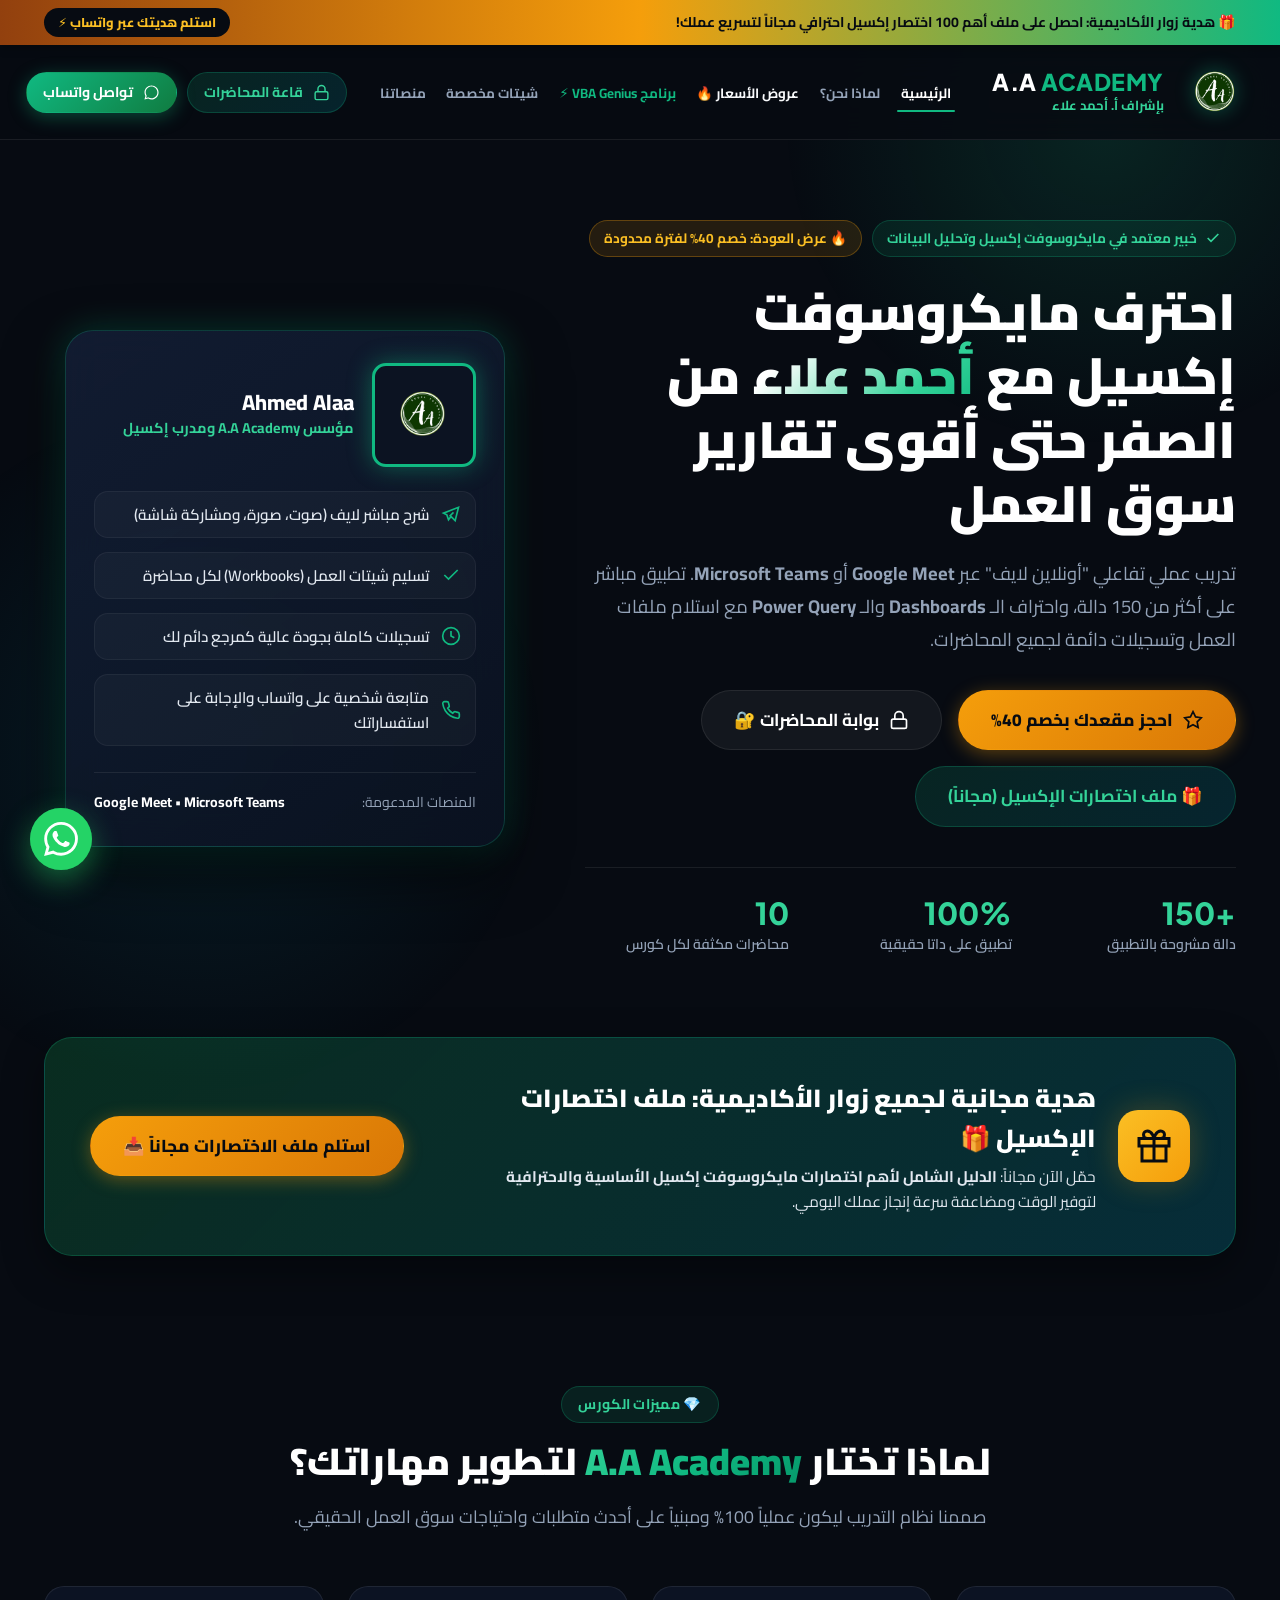
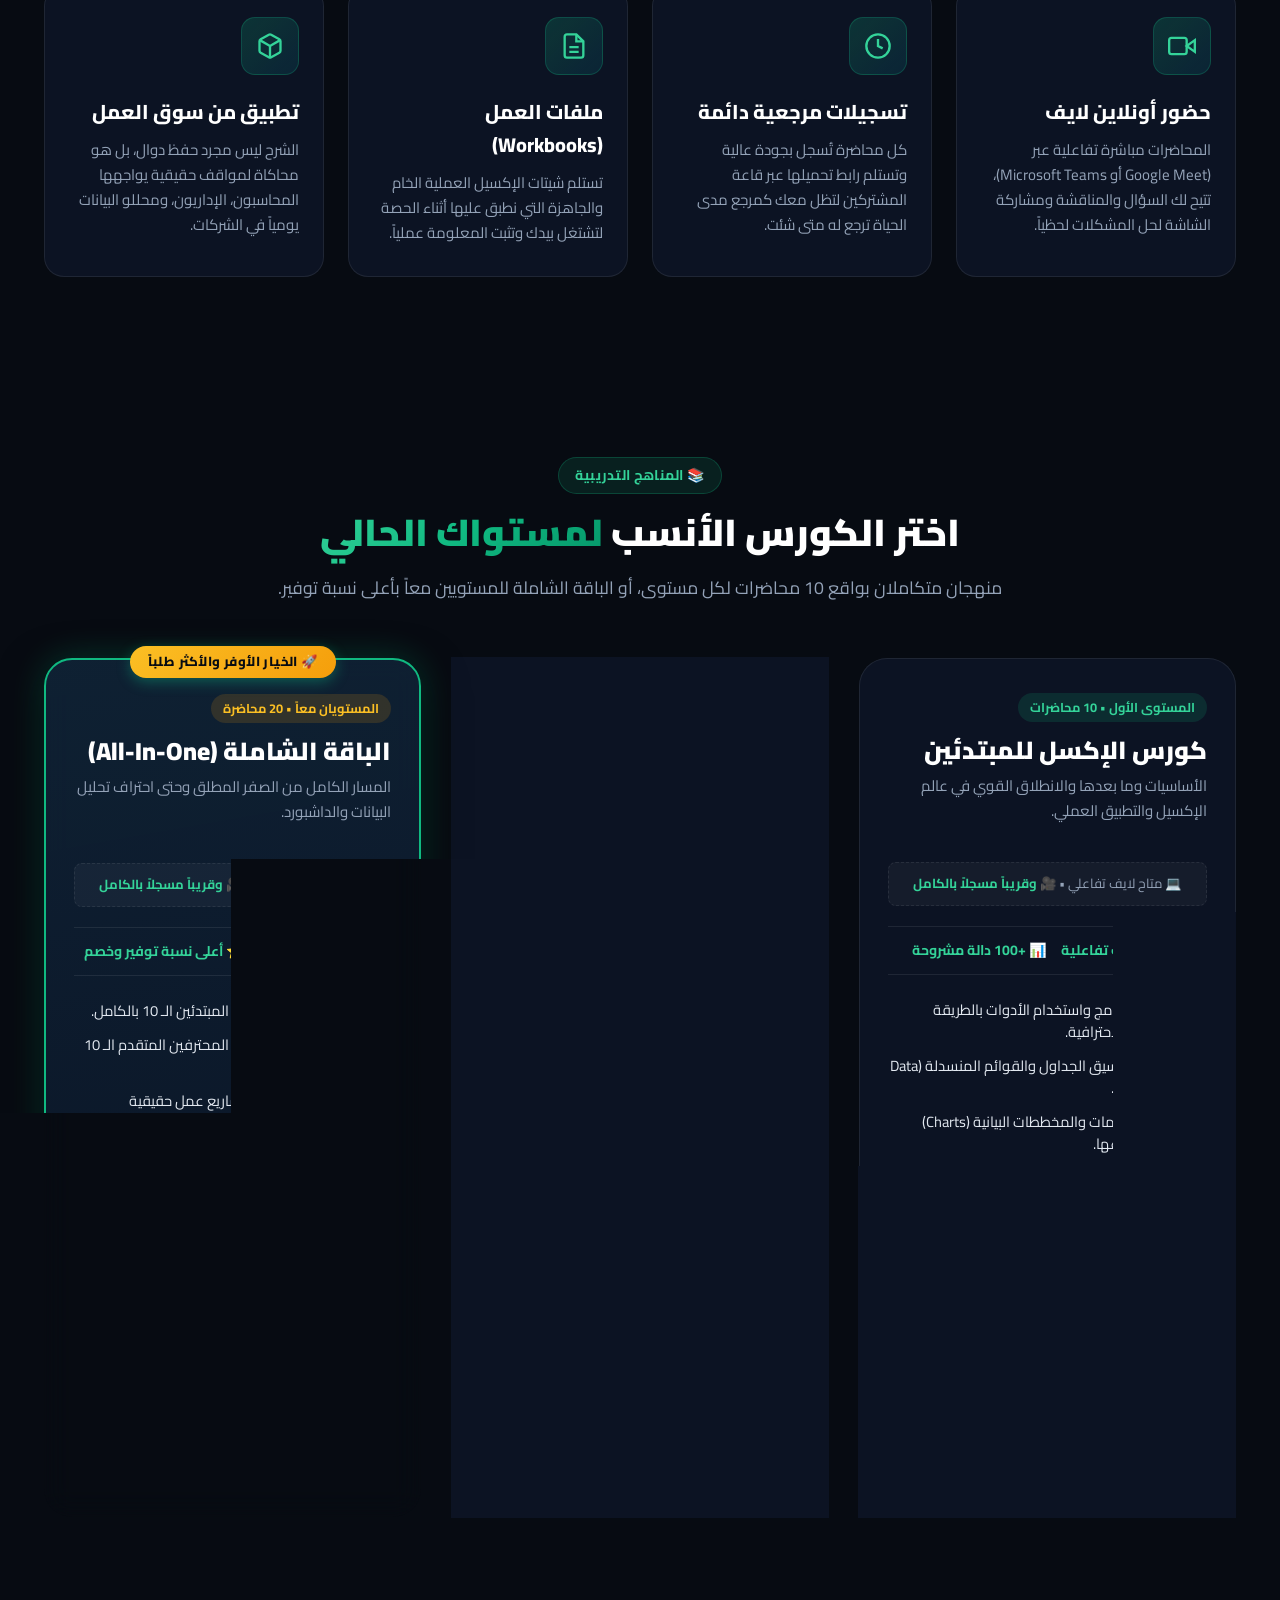
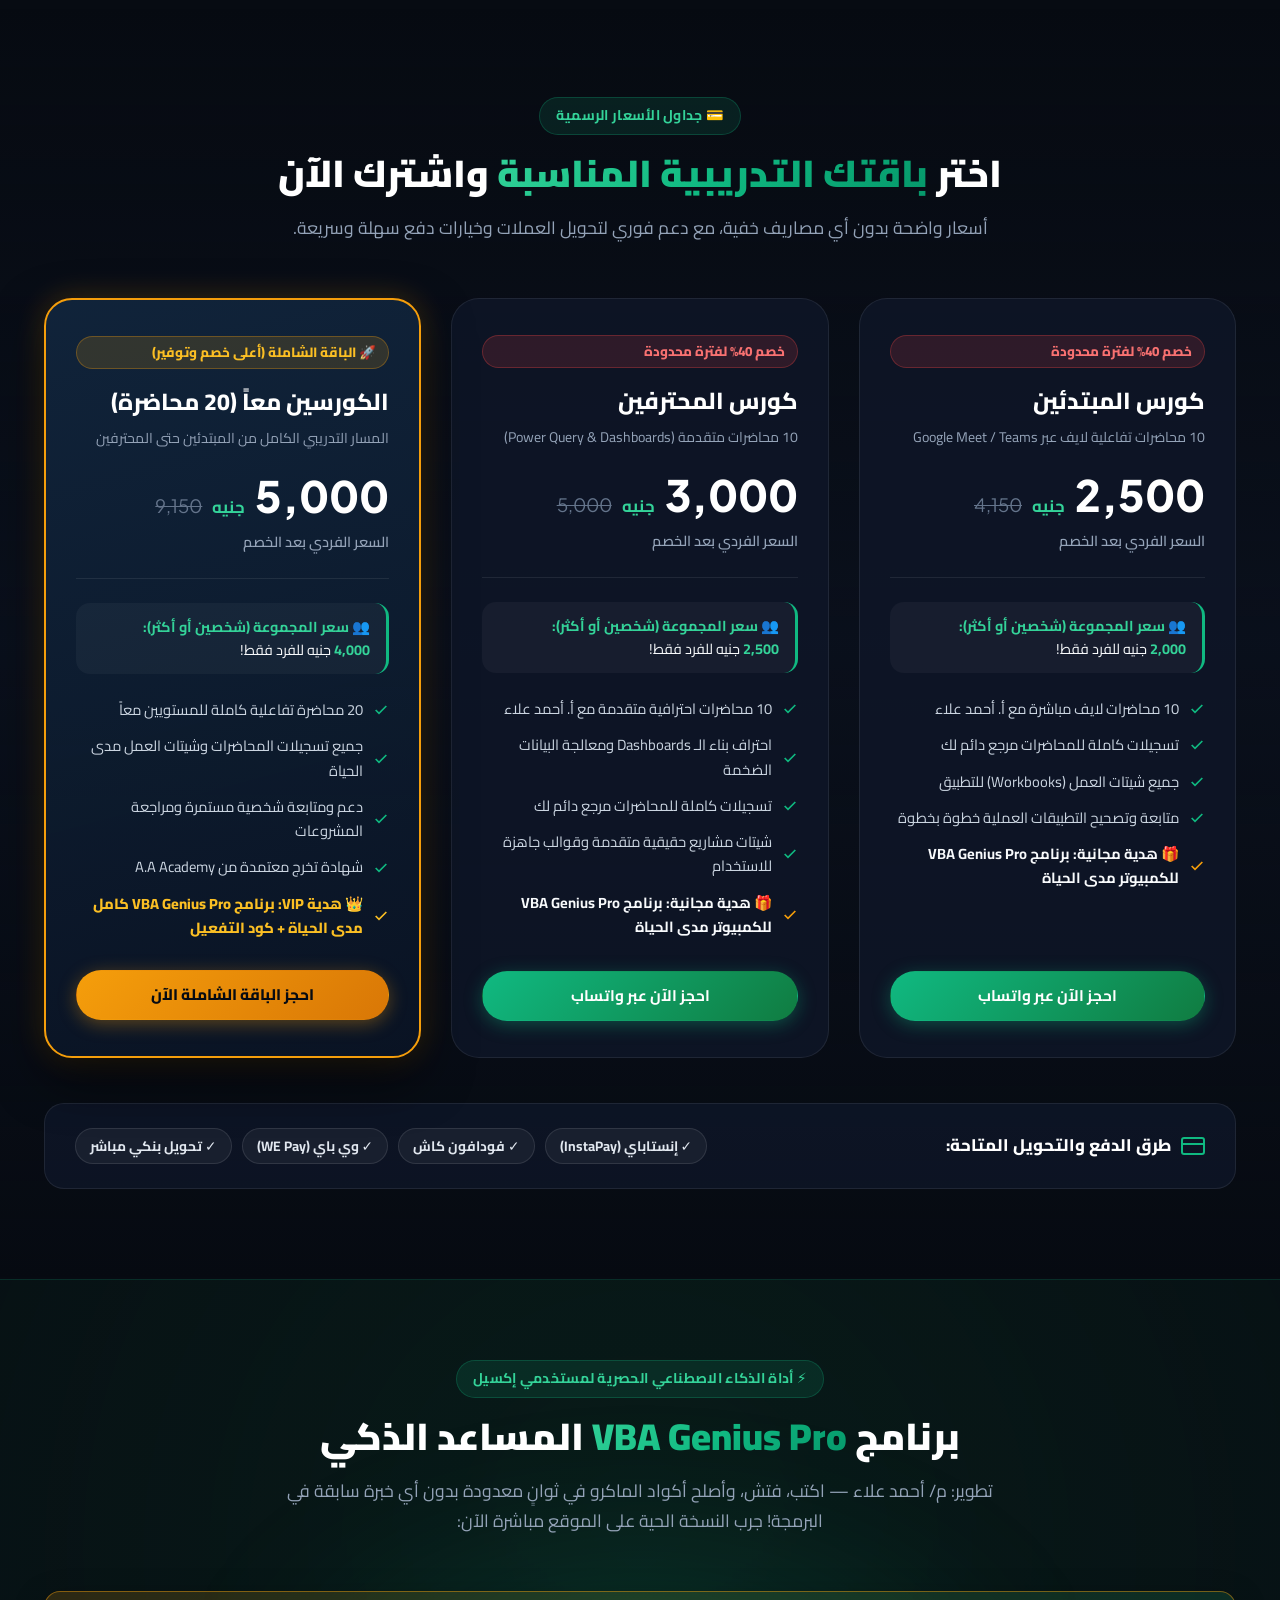
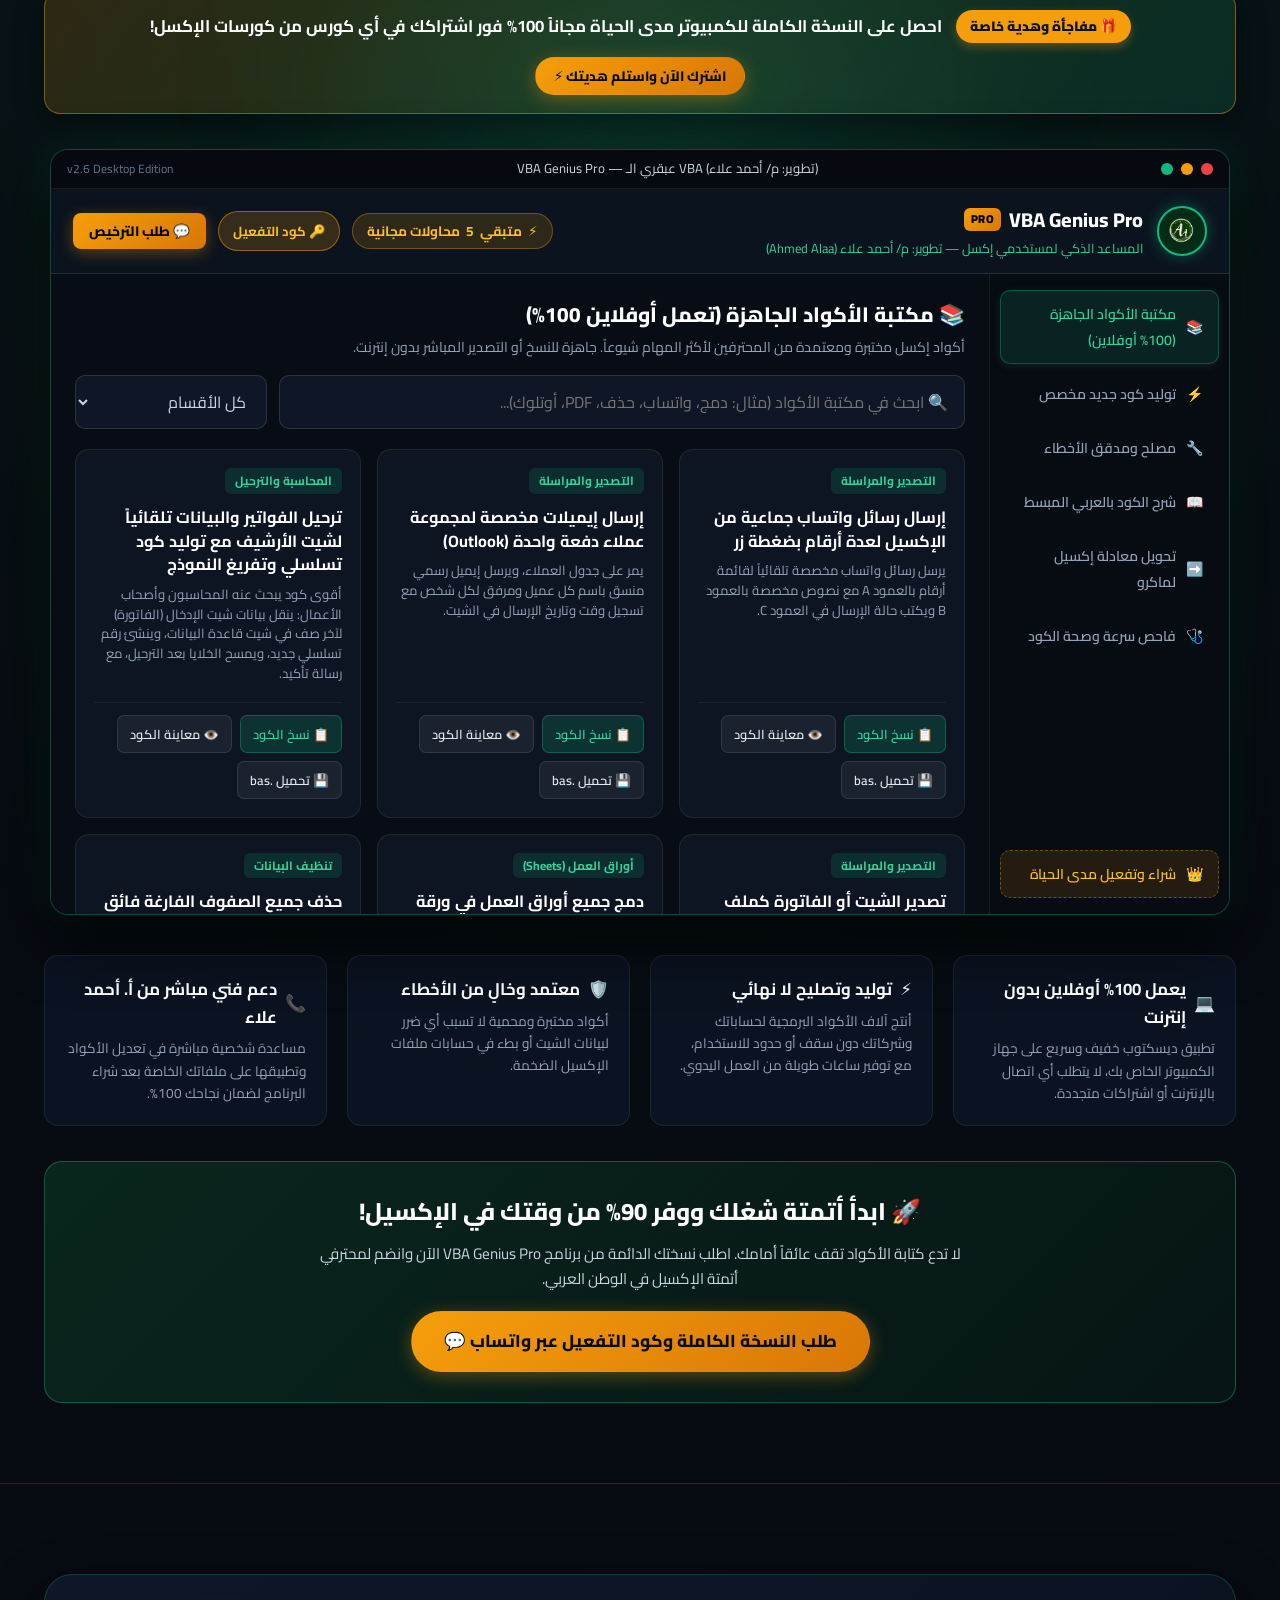
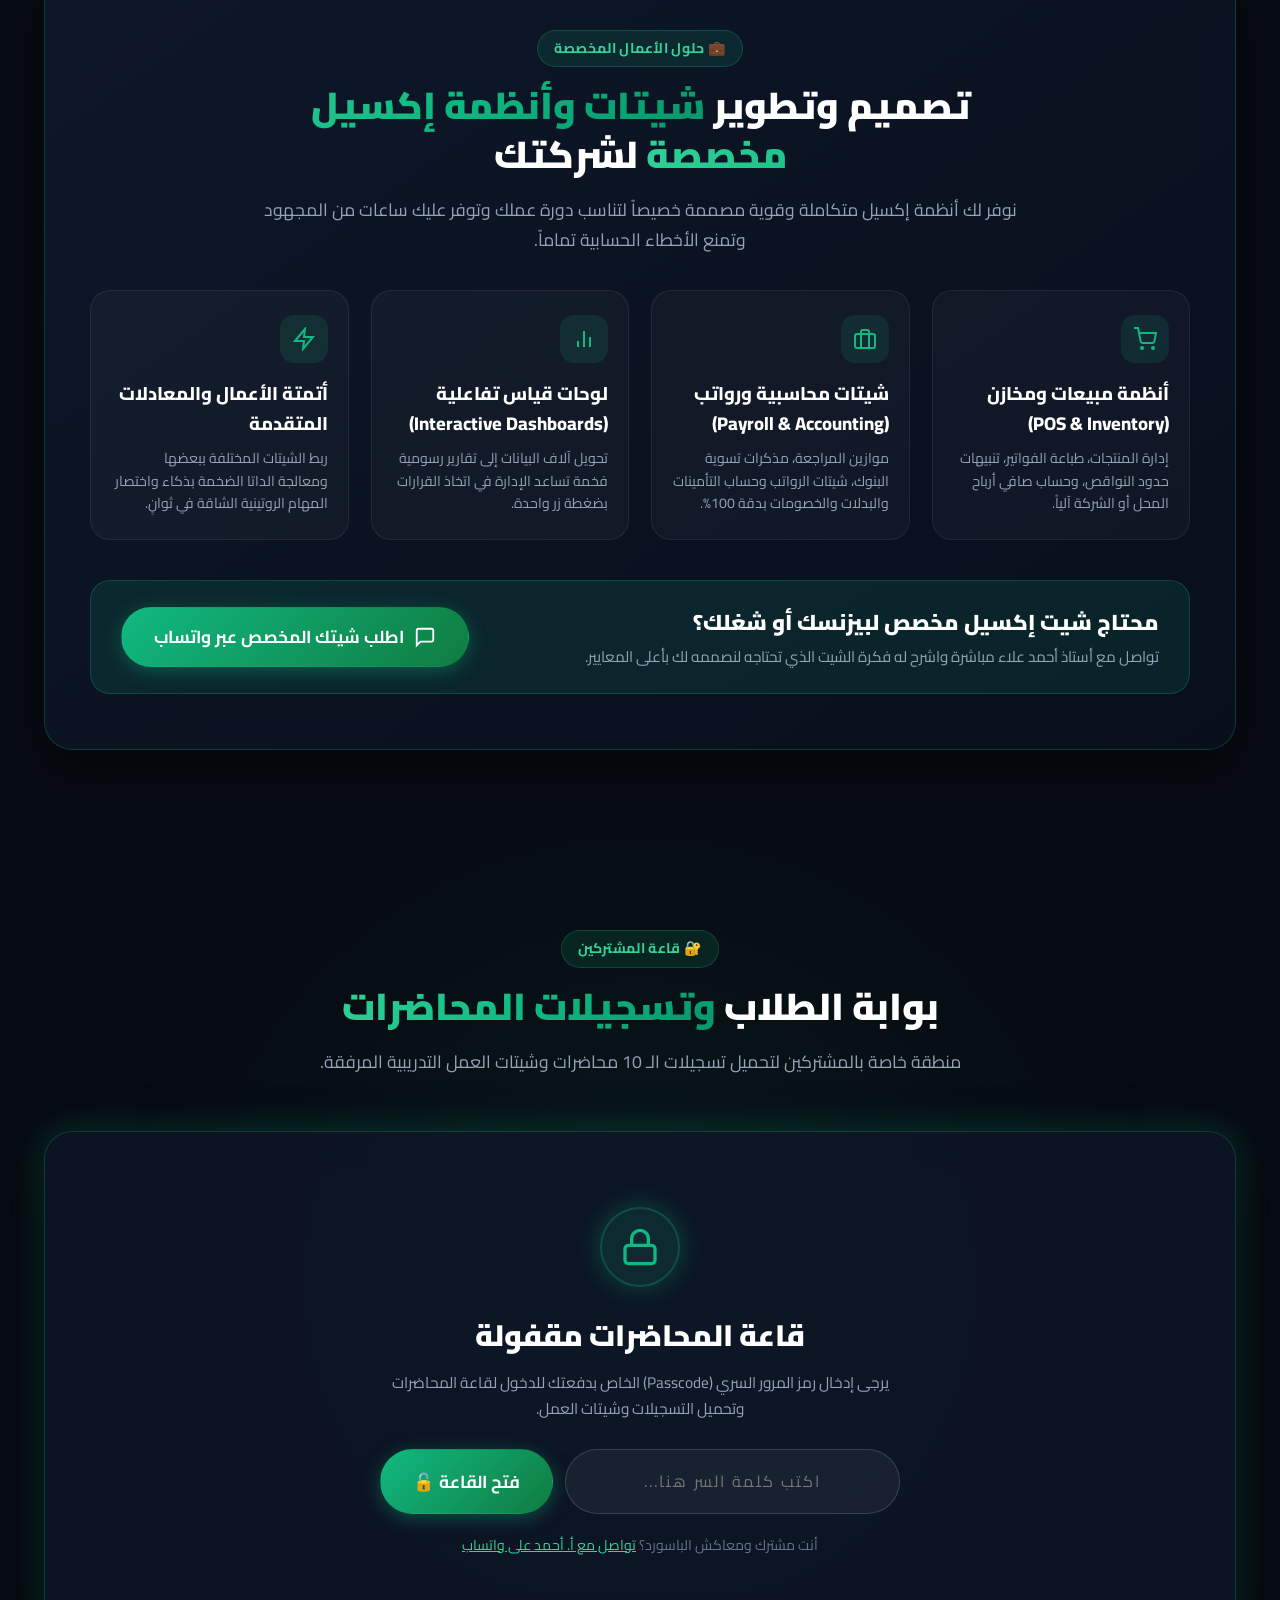
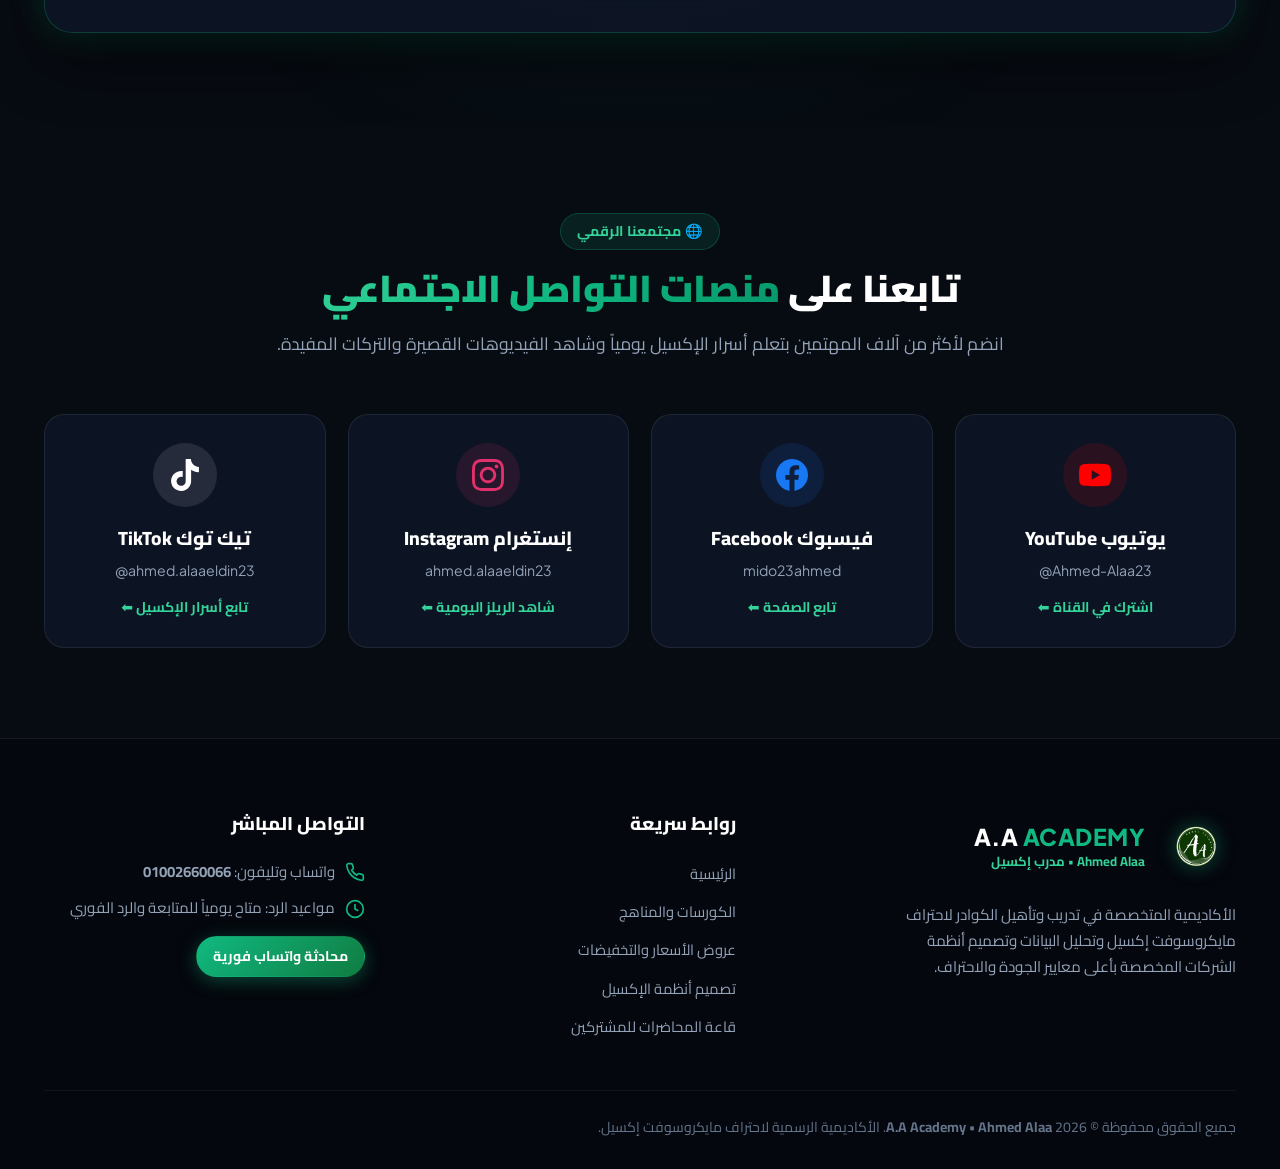
<file: index.html>
<!DOCTYPE html>
<html lang="ar" dir="rtl">
<head>
  <meta charset="UTF-8">
  <meta name="viewport" content="width=device-width, initial-scale=1.0, maximum-scale=5.0, viewport-fit=cover">
  <title>A.A Academy | أكاديمية أحمد علاء لاحتراف مايكروسوفت إكسيل</title>
  
  <!-- Meta & SEO Tags -->
  <meta name="description" content="الأكاديمية الرسمية للأستاذ أحمد علاء لتعليم مايكروسوفت إكسيل وتحليل البيانات من الصفر حتى الاحتراف، تصميم شيتات وأنظمة الشركات، وكورسات أونلاين تفاعلية لايف عبر Google Meet و Microsoft Teams.">
  <meta name="keywords" content="إكسيل, تعليم إكسيل, كورس إكسيل للمبتدئين, كورس إكسيل للمحترفين, شيتات إكسيل, أحمد علاء, A.A Academy, Pivot Tables, Power Query, Dashboards">
  <meta name="author" content="Ahmed Alaa">
  
  <!-- Mobile & Apple iOS / Android Theme Tags -->
  <meta name="theme-color" content="#070B12">
  <meta name="apple-mobile-web-app-capable" content="yes">
  <meta name="apple-mobile-web-app-status-bar-style" content="black-translucent">
  <meta name="apple-mobile-web-app-title" content="A.A Academy">
  <meta name="format-detection" content="telephone=no">

  <!-- Favicon -->
  <link rel="icon" type="image/png" href="Logo.png">
  <link rel="apple-touch-icon" href="Logo.png">

  <!-- Stylesheet -->
  <link rel="stylesheet" href="style.css">
</head>
<body>

  <!-- =========================================================================
       Top Announcement Bar (Free Gift Direct WhatsApp)
       ========================================================================= -->
  <div class="top-gift-bar">
    <div class="container top-gift-flex">
      <span>🎁 <strong>هدية زوار الأكاديمية:</strong> احصل على ملف أهم 100 اختصار إكسيل احترافي مجاناً لتسريع عملك!</span>
      <a href="https://wa.me/201002660066?text=%D8%A3%D9%87%D9%84%D8%A7%D9%8B%20%D8%A3%D8%B3%D8%AA%D8%A7%D8%B0%20%D8%A3%D8%AD%D9%85%D8%AF%D8%8C%20%D8%AD%D8%A7%D8%A8%D8%A8%20%D8%A3%D8%B3%D8%AA%D9%81%D8%B3%D8%B1%20%D8%B9%D9%86%20%D8%AA%D9%81%D8%A7%D8%B5%D9%8A%D9%84%20%D9%83%D9%88%D8%B1%D8%B3%20%D8%A7%D9%84%D8%A5%D9%83%D8%B3%D9%8A%D9%84%20%D8%A7%D9%84%D9%82%D8%A7%D8%AF%D9%85" target="_blank" rel="noopener noreferrer" class="top-gift-btn">
        استلم هديتك عبر واتساب ⚡
      </a>
    </div>
  </div>

  <!-- =========================================================================
       Header & Navigation
       ========================================================================= -->
  <header class="header">
    <div class="container">
      <nav class="navbar" aria-label="التنقل الرئيسي">
        
        <!-- Logo & Brand -->
        <a href="#hero" class="brand">
          <img src="Logo.png" alt="A.A Academy Logo" class="brand-logo">
          <div class="brand-text">
            <span class="brand-name">A.A <span>ACADEMY</span></span>
            <span class="brand-sub">بإشراف أ. أحمد علاء</span>
          </div>
        </a>

        <!-- Desktop & Mobile Navigation Links -->
        <ul class="nav-links" id="navLinks">
          <li><a href="#hero" class="nav-link active">الرئيسية</a></li>
          <li><a href="#features" class="nav-link">لماذا نحن؟</a></li>
          <li><a href="#courses" class="nav-link" style="color: var(--gold-light); font-weight: 700;">عروض الأسعار 🔥</a></li>
          <li><a href="#vba-genius" class="nav-link" style="color: var(--emerald-bright); font-weight: 700;">برنامج VBA Genius ⚡</a></li>
          <li><a href="#custom-sheets" class="nav-link">شيتات مخصصة</a></li>
          <li><a href="#social" class="nav-link">منصاتنا</a></li>
          
          <!-- Mobile Drawer Action Buttons (Visible only inside mobile drawer) -->
          <li class="mobile-drawer-cta">
            <a href="#portal" class="btn btn-portal btn-md" style="width: 100%;">
              <svg width="18" height="18" viewBox="0 0 24 24" fill="none" stroke="currentColor" stroke-width="2"><rect x="3" y="11" width="18" height="11" rx="2" ry="2"></rect><path d="M7 11V7a5 5 0 0 1 10 0v4"></path></svg>
              قاعة المحاضرات والملفات 🔐
            </a>
            <a href="https://wa.me/201002660066?text=%D8%A3%D9%87%D9%84%D8%A7%D9%8B%20%D8%A3%D8%B3%D8%AA%D8%A7%D8%B0%20%D8%A3%D8%AD%D9%85%D8%AF%D8%8C%20%D8%AD%D8%A7%D8%A8%D8%A8%20%D8%A3%D8%B3%D8%AA%D9%81%D8%B3%D8%B1%20%D8%B9%D9%86%20%D8%AA%D9%81%D8%A7%D8%B5%D9%8A%D9%84%20%D9%83%D9%88%D8%B1%D8%B3%20%D8%A7%D9%84%D8%A5%D9%83%D8%B3%D9%8A%D9%84%20%D8%A7%D9%84%D9%82%D8%A7%D8%AF%D9%85" target="_blank" rel="noopener noreferrer" class="btn btn-primary btn-md" style="width: 100%;">
              💬 تواصل فوري عبر واتساب
            </a>
          </li>
        </ul>

        <!-- Navigation Actions -->
        <div class="nav-actions">
          <a href="#portal" class="btn btn-portal btn-sm">
            <svg width="17" height="17" viewBox="0 0 24 24" fill="none" stroke="currentColor" stroke-width="2"><rect x="3" y="11" width="18" height="11" rx="2" ry="2"></rect><path d="M7 11V7a5 5 0 0 1 10 0v4"></path></svg>
            قاعة المحاضرات
          </a>
          <a href="https://wa.me/201002660066?text=%D8%A3%D9%87%D9%84%D8%A7%D9%8B%20%D8%A3%D8%B3%D8%AA%D8%A7%D8%B0%20%D8%A3%D8%AD%D9%85%D8%AF%D8%8C%20%D8%AD%D8%A7%D8%A8%D8%A8%20%D8%A3%D8%B3%D8%AA%D9%81%D8%B3%D8%B1%20%D8%B9%D9%86%20%D8%AA%D9%81%D8%A7%D8%B5%D9%8A%D9%84%20%D9%83%D9%88%D8%B1%D8%B3%20%D8%A7%D9%84%D8%A5%D9%83%D8%B3%D9%8A%D9%84%20%D8%A7%D9%84%D9%82%D8%A7%D8%AF%D9%85" target="_blank" rel="noopener noreferrer" class="btn btn-primary btn-sm">
            <svg width="17" height="17" viewBox="0 0 24 24" fill="currentColor"><path d="M12.04 2C6.58 2 2.13 6.45 2.13 11.91C2.13 13.66 2.59 15.36 3.45 16.86L2.05 22L7.3 20.62C8.75 21.41 10.38 21.83 12.04 21.83C17.5 21.83 21.95 17.38 21.95 11.92C21.95 9.27 20.92 6.78 19.05 4.91C17.18 3.03 14.69 2 12.04 2M12.05 3.67C14.25 3.67 16.31 4.53 17.87 6.09C19.42 7.65 20.28 9.72 20.28 11.92C20.28 16.46 16.58 20.15 12.04 20.15C10.56 20.15 9.11 19.76 7.85 19L7.55 18.83L4.43 19.65L5.26 16.61L5.06 16.29C4.24 15 3.8 13.47 3.8 11.91C3.81 7.37 7.5 3.67 12.05 3.67Z"/></svg>
            تواصل واتساب
          </a>
          <button class="mobile-toggle" id="mobileMenuToggle" aria-label="فتح القائمة">
            <svg viewBox="0 0 24 24" fill="none" stroke="currentColor" stroke-width="2"><line x1="3" y1="12" x2="21" y2="12"></line><line x1="3" y1="6" x2="21" y2="6"></line><line x1="3" y1="18" x2="21" y2="18"></line></svg>
          </button>
        </div>

      </nav>
    </div>
  </header>

  <!-- =========================================================================
       Hero Section
       ========================================================================= -->
  <section class="section hero" id="hero">
    <div class="container">
      <div class="hero-grid">
        
        <!-- Text & Call to Action -->
        <div class="hero-content">
          <div class="hero-badge-row">
            <span class="hero-pill">
              <svg width="16" height="16" viewBox="0 0 24 24" fill="none" stroke="currentColor" stroke-width="2.5"><polyline points="20 6 9 17 4 12"></polyline></svg>
              خبير معتمد في مايكروسوفت إكسيل وتحليل البيانات
            </span>
            <span class="hero-pill gold">
              🔥 عرض العودة: خصم 40% لفترة محدودة
            </span>
          </div>

          <h1 class="hero-title">
            احترف مايكروسوفت إكسيل مع <span class="gradient-text">أحمد علاء</span> من الصفر حتى أقوى تقارير سوق العمل
          </h1>

          <p class="hero-description">
            تدريب عملي تفاعلي "أونلاين لايف" عبر <strong>Google Meet</strong> أو <strong>Microsoft Teams</strong>. 
            تطبيق مباشر على أكثر من 150 دالة، واحتراف الـ <strong>Dashboards</strong> والـ <strong>Power Query</strong> مع استلام ملفات العمل وتسجيلات دائمة لجميع المحاضرات.
          </p>

          <div class="hero-buttons">
            <a href="#offers" class="btn btn-gold btn-lg">
              <svg width="20" height="20" viewBox="0 0 24 24" fill="none" stroke="currentColor" stroke-width="2"><polygon points="12 2 15.09 8.26 22 9.27 17 14.14 18.18 21.02 12 17.77 5.82 21.02 7 14.14 2 9.27 8.91 8.26 12 2"></polygon></svg>
              احجز مقعدك بخصم 40%
            </a>
            <a href="#portal" class="btn btn-secondary btn-lg">
              <svg width="20" height="20" viewBox="0 0 24 24" fill="none" stroke="currentColor" stroke-width="2"><rect x="3" y="11" width="18" height="11" rx="2" ry="2"></rect><path d="M7 11V7a5 5 0 0 1 10 0v4"></path></svg>
              بوابة المحاضرات 🔐
            </a>
            <a href="#gift" class="btn btn-portal btn-lg">
              🎁 ملف اختصارات الإكسيل (مجاناً)
            </a>
          </div>

          <!-- Hero Stats -->
          <div class="hero-stats">
            <div class="stat-item">
              <h3>+150</h3>
              <p>دالة مشروحة بالتطبيق</p>
            </div>
            <div class="stat-item">
              <h3>100%</h3>
              <p>تطبيق على داتا حقيقية</p>
            </div>
            <div class="stat-item">
              <h3>10</h3>
              <p>محاضرات مكثفة لكل كورس</p>
            </div>
          </div>
        </div>

        <!-- Instructor Visual Showcase Card -->
        <div class="hero-visual">
          <div class="hero-card-master">
            <div class="hero-avatar-wrap">
              <img src="Logo.png" alt="Ahmed Alaa" class="hero-avatar">
              <div class="hero-avatar-info">
                <h4>Ahmed Alaa</h4>
                <p>مؤسس A.A Academy ومدرب إكسيل</p>
              </div>
            </div>

            <ul class="hero-features-list">
              <li class="hero-feature-row">
                <svg width="20" height="20" viewBox="0 0 24 24" fill="none" stroke="currentColor" stroke-width="2"><path d="M15 10l-4 4l6 6l4 -16l-18 7l4 2l2 6l3 -4"></path></svg>
                <span>شرح مباشر لايف (صوت، صورة، ومشاركة شاشة)</span>
              </li>
              <li class="hero-feature-row">
                <svg width="20" height="20" viewBox="0 0 24 24" fill="none" stroke="currentColor" stroke-width="2"><polyline points="20 6 9 17 4 12"></polyline></svg>
                <span>تسليم شيتات العمل (Workbooks) لكل محاضرة</span>
              </li>
              <li class="hero-feature-row">
                <svg width="20" height="20" viewBox="0 0 24 24" fill="none" stroke="currentColor" stroke-width="2"><circle cx="12" cy="12" r="10"></circle><polyline points="12 6 12 12 16 14"></polyline></svg>
                <span>تسجيلات كاملة بجودة عالية كمرجع دائم لك</span>
              </li>
              <li class="hero-feature-row">
                <svg width="20" height="20" viewBox="0 0 24 24" fill="none" stroke="currentColor" stroke-width="2"><path d="M22 16.92v3a2 2 0 0 1-2.18 2 19.79 19.79 0 0 1-8.63-3.07 19.5 19.5 0 0 1-6-6 19.79 19.79 0 0 1-3.07-8.67A2 2 0 0 1 4.11 2h3a2 2 0 0 1 2 1.72 12.84 12.84 0 0 0 .7 2.81 2 2 0 0 1-.45 2.11L8.09 9.91a16 16 0 0 0 6 6l1.27-1.27a2 2 0 0 1 2.11-.45 12.84 12.84 0 0 0 2.81.7A2 2 0 0 1 22 16.92z"></path></svg>
                <span>متابعة شخصية على واتساب والإجابة على استفساراتك</span>
              </li>
            </ul>

            <div class="hero-card-footer">
              <span>المنصات المدعومة:</span>
              <strong>Google Meet &bull; Microsoft Teams</strong>
            </div>
          </div>
        </div>

      </div>
    </div>
  </section>

  <!-- =========================================================================
       Free Gift (Lead Magnet) Strip - Prominently Located Under Hero
       ========================================================================= -->
  <section class="section" id="gift" style="padding: 20px 0 40px;">
    <div class="container">
      <div class="gift-banner">
        <div class="gift-content">
          <div class="gift-icon-box">
            <svg width="36" height="36" viewBox="0 0 24 24" fill="none" stroke="currentColor" stroke-width="2"><path d="M20 12v10H4V12"></path><path d="M2 7h20v5H2z"></path><path d="M12 22V7"></path><path d="M12 7H7.5a2.5 2.5 0 0 1 0-5C11 2 12 7 12 7z"></path><path d="M12 7h4.5a2.5 2.5 0 0 0 0-5C13 2 12 7 12 7z"></path></svg>
          </div>
          <div class="gift-text">
            <h3>هدية مجانية لجميع زوار الأكاديمية: ملف اختصارات الإكسيل 🎁</h3>
            <p>حمّل الآن مجاناً: <strong>الدليل الشامل لأهم اختصارات مايكروسوفت إكسيل الأساسية والاحترافية</strong> لتوفير الوقت ومضاعفة سرعة إنجاز عملك اليومي.</p>
          </div>
        </div>
        <a href="https://wa.me/201002660066?text=%D8%A3%D9%87%D9%84%D8%A7%D9%8B%20%D8%A3%D8%B3%D8%AA%D8%A7%D8%B0%20%D8%A3%D8%AD%D9%85%D8%AF%D8%8C%20%D8%AD%D8%A7%D8%A8%D8%A8%20%D8%A3%D8%B3%D8%AA%D9%84%D9%85%20%D9%85%D9%84%D9%81%20%D8%A7%D8%AE%D8%AA%D8%B5%D8%A7%D8%B1%D8%A7%D8%AA%20%D8%A7%D9%84%D8%A5%D9%83%D8%B3%D9%8A%D9%84%20%D8%A7%D9%84%D9%85%D8%AC%D8%A7%D9%86%D9%8A" target="_blank" rel="noopener noreferrer" class="btn btn-gold btn-lg">
          استلم ملف الاختصارات مجاناً 📥
        </a>
      </div>
    </div>
  </section>

  <!-- =========================================================================
       Why A.A Academy (Features)
       ========================================================================= -->
  <section class="section" id="features">
    <div class="container">
      <div class="section-header">
        <span class="section-tag">💎 مميزات الكورس</span>
        <h2 class="section-title">لماذا تختار <span>A.A Academy</span> لتطوير مهاراتك؟</h2>
        <p class="section-subtitle">صممنا نظام التدريب ليكون عملياً 100% ومبنياً على أحدث متطلبات واحتياجات سوق العمل الحقيقي.</p>
      </div>

      <div class="features-grid">
        <div class="feature-box">
          <div class="feature-icon-wrapper">
            <svg width="28" height="28" viewBox="0 0 24 24" fill="none" stroke="currentColor" stroke-width="2"><polygon points="23 7 16 12 23 17 23 7"></polygon><rect x="1" y="5" width="15" height="14" rx="2" ry="2"></rect></svg>
          </div>
          <h3>حضور أونلاين لايف</h3>
          <p>المحاضرات مباشرة تفاعلية عبر (Google Meet أو Microsoft Teams)، تتيح لك السؤال والمناقشة ومشاركة الشاشة لحل المشكلات لحظياً.</p>
        </div>

        <div class="feature-box">
          <div class="feature-icon-wrapper">
            <svg width="28" height="28" viewBox="0 0 24 24" fill="none" stroke="currentColor" stroke-width="2"><circle cx="12" cy="12" r="10"></circle><polyline points="12 6 12 12 16 14"></polyline></svg>
          </div>
          <h3>تسجيلات مرجعية دائمة</h3>
          <p>كل محاضرة تُسجل بجودة عالية وتستلم رابط تحميلها عبر قاعة المشتركين لتظل معك كمرجع مدى الحياة ترجع له متى شئت.</p>
        </div>

        <div class="feature-box">
          <div class="feature-icon-wrapper">
            <svg width="28" height="28" viewBox="0 0 24 24" fill="none" stroke="currentColor" stroke-width="2"><path d="M14 2H6a2 2 0 0 0-2 2v16a2 2 0 0 0 2 2h12a2 2 0 0 0 2-2V8z"></path><polyline points="14 2 14 8 20 8"></polyline><line x1="16" y1="13" x2="8" y2="13"></line><line x1="16" y1="17" x2="8" y2="17"></line></svg>
          </div>
          <h3>ملفات العمل (Workbooks)</h3>
          <p>تستلم شيتات الإكسيل العملية الخام والجاهزة التي نطبق عليها أثناء الحصة لتشتغل بيدك وتثبت المعلومة عملياً.</p>
        </div>

        <div class="feature-box">
          <div class="feature-icon-wrapper">
            <svg width="28" height="28" viewBox="0 0 24 24" fill="none" stroke="currentColor" stroke-width="2"><path d="M21 16V8a2 2 0 0 0-1-1.73l-7-4a2 2 0 0 0-2 0l-7 4A2 2 0 0 0 3 8v8a2 2 0 0 0 1 1.73l7 4a2 2 0 0 0 2 0l7-4A2 2 0 0 0 21 16z"></path><polyline points="3.27 6.96 12 12.01 20.73 6.96"></polyline><line x1="12" y1="22.08" x2="12" y2="12"></line></svg>
          </div>
          <h3>تطبيق من سوق العمل</h3>
          <p>الشرح ليس مجرد حفظ دوال، بل هو محاكاة لمواقف حقيقية يواجهها المحاسبون، الإداريون، ومحللو البيانات يومياً في الشركات.</p>
        </div>
      </div>
    </div>
  </section>

  <!-- =========================================================================
       Courses Curriculum Section (الكورسات والمناهج)
       ========================================================================= -->
  <section class="section" id="courses">
    <div class="container">
      <div class="section-header">
        <span class="section-tag">📚 المناهج التدريبية</span>
        <h2 class="section-title">اختر الكورس الأنسب <span>لمستواك الحالي</span></h2>
        <p class="section-subtitle">منهجان متكاملان بواقع 10 محاضرات لكل مستوى، أو الباقة الشاملة للمستويين معاً بأعلى نسبة توفير.</p>
      </div>

      <div class="courses-grid">
        
        <!-- Course 1: Beginners -->
        <div class="course-card">
          <div class="course-header">
            <span class="course-level-tag beginner">المستوى الأول &bull; 10 محاضرات</span>
            <h3 class="course-title">كورس الإكسل للمبتدئين</h3>
            <p class="course-desc">الأساسيات وما بعدها والانطلاق القوي في عالم الإكسيل والتطبيق العملي.</p>
          </div>

          <div class="course-mode-badge">
            💻 متاح لايف تفاعلي &bull; <strong>🎥 وقريباً مسجلاً بالكامل</strong>
          </div>

          <div class="course-meta">
            <span>⏱️ 10 محاضرات تفاعلية</span>
            <span>📊 +100 دالة مشروحة</span>
          </div>

          <ul class="course-syllabus">
            <li>
              <svg width="18" height="18" viewBox="0 0 24 24" fill="none" stroke="currentColor" stroke-width="2.5"><polyline points="20 6 9 17 4 12"></polyline></svg>
              <span>واجهة البرنامج واستخدام الأدوات بالطريقة الصحيحة الاحترافية.</span>
            </li>
            <li>
              <svg width="18" height="18" viewBox="0 0 24 24" fill="none" stroke="currentColor" stroke-width="2.5"><polyline points="20 6 9 17 4 12"></polyline></svg>
              <span>تصميم وتنسيق الجداول والقوائم المنسدلة (Data Validation).</span>
            </li>
            <li>
              <svg width="18" height="18" viewBox="0 0 24 24" fill="none" stroke="currentColor" stroke-width="2.5"><polyline points="20 6 9 17 4 12"></polyline></svg>
              <span>عمل الرسومات والمخططات البيانية (Charts) بجميع أنواعها.</span>
            </li>
            <li>
              <svg width="18" height="18" viewBox="0 0 24 24" fill="none" stroke="currentColor" stroke-width="2.5"><polyline points="20 6 9 17 4 12"></polyline></svg>
              <span>تعريف الدوال وأنواعها وكيفية بنائها وفهم تركيبتها الرياضية.</span>
            </li>
            <li>
              <svg width="18" height="18" viewBox="0 0 24 24" fill="none" stroke="currentColor" stroke-width="2.5"><polyline points="20 6 9 17 4 12"></polyline></svg>
              <span>شرح وتطبيق عملي لأكثر من 100 دالة، وفن دمج الدوال معاً.</span>
            </li>
            <li>
              <svg width="18" height="18" viewBox="0 0 24 24" fill="none" stroke="currentColor" stroke-width="2.5"><polyline points="20 6 9 17 4 12"></polyline></svg>
              <span>الجداول المحورية (Pivot Tables) لتلخيص التقارير السريعة بنقرة زر.</span>
            </li>
            <li style="color: var(--gold-light); font-weight: 700;">
              <svg width="18" height="18" viewBox="0 0 24 24" fill="none" stroke="#F59E0B" stroke-width="2.5"><polyline points="20 6 9 17 4 12"></polyline></svg>
              <span>🎁 هدية مجانية فورية: برنامج VBA Genius Pro للكمبيوتر مدى الحياة!</span>
            </li>
          </ul>

          <a href="https://wa.me/201002660066?text=%D8%A3%D9%87%D9%84%D8%A7%D9%8B%20%D8%A3%D8%B3%D8%AA%D8%A7%D8%B0%20%D8%A3%D8%AD%D9%85%D8%AF%D8%8C%20%D8%AD%D8%A7%D8%A8%D8%A8%20%D8%A3%D8%AD%D8%AC%D8%B2%20%D9%83%D9%88%D8%B1%D8%B3%20%D8%A7%D9%84%D8%A5%D9%83%D8%B3%D9%84%20%D9%84%D9%84%D9%85%D8%A8%D8%AA%D8%AF%D8%A6%D9%8A%D9%86%20%D8%A8%D8%A7%D9%84%D8%B9%D8%B1%D8%B6" target="_blank" rel="noopener noreferrer" class="btn btn-secondary btn-block">
            استفسر واحجز كورس المبتدئين
          </a>
        </div>

        <!-- Course 2: Advanced Pro -->
        <div class="course-card">
          <div class="course-header">
            <span class="course-level-tag pro">المستوى المتقدم &bull; 10 محاضرات</span>
            <h3 class="course-title">كورس الإكسل للمحترفين</h3>
            <p class="course-desc">نقلة نوعية لمعالجة البيانات الضخمة، الماكرو، والداشبورد الاحترافية.</p>
          </div>

          <div class="course-mode-badge">
            💻 متاح لايف تفاعلي &bull; <strong>🎥 وقريباً مسجلاً بالكامل</strong>
          </div>

          <div class="course-meta">
            <span>⏱️ 10 محاضرات متقدمة</span>
            <span>📈 Dashboards & Power Query</span>
          </div>

          <ul class="course-syllabus">
            <li>
              <svg width="18" height="18" viewBox="0 0 24 24" fill="none" stroke="currentColor" stroke-width="2.5"><polyline points="20 6 9 17 4 12"></polyline></svg>
              <span>شرح وتطبيق لأكثر من 50 دالة متقدمة ومعقدة للمحللين الماليين.</span>
            </li>
            <li>
              <svg width="18" height="18" viewBox="0 0 24 24" fill="none" stroke="currentColor" stroke-width="2.5"><polyline points="20 6 9 17 4 12"></polyline></svg>
              <span>التعمق الاحترافي في الـ Pivot Tables والحقول المحسوبة والتجميع الزمني.</span>
            </li>
            <li>
              <svg width="18" height="18" viewBox="0 0 24 24" fill="none" stroke="currentColor" stroke-width="2.5"><polyline points="20 6 9 17 4 12"></polyline></svg>
              <span>التعمق في خصائص الإكسيل المتقدمة والربط بين ملفات متعددة.</span>
            </li>
            <li>
              <svg width="18" height="18" viewBox="0 0 24 24" fill="none" stroke="currentColor" stroke-width="2.5"><polyline points="20 6 9 17 4 12"></polyline></svg>
              <span>احتراف الباور كويري (Power Query) لأتمتة تنظيف ودمج الداتا الضخمة.</span>
            </li>
            <li>
              <svg width="18" height="18" viewBox="0 0 24 24" fill="none" stroke="currentColor" stroke-width="2.5"><polyline points="20 6 9 17 4 12"></polyline></svg>
              <span>تصميم لوحات قياس احترافية (Interactive Dashboards) بنقرة زر.</span>
            </li>
            <li>
              <svg width="18" height="18" viewBox="0 0 24 24" fill="none" stroke="currentColor" stroke-width="2.5"><polyline points="20 6 9 17 4 12"></polyline></svg>
              <span>تركات وخبايا متقدمة في الإكسل توفر عليك ساعات طويلة من الشغل اليومي.</span>
            </li>
            <li style="color: var(--gold-light); font-weight: 700;">
              <svg width="18" height="18" viewBox="0 0 24 24" fill="none" stroke="#F59E0B" stroke-width="2.5"><polyline points="20 6 9 17 4 12"></polyline></svg>
              <span>🎁 هدية مجانية فورية: برنامج VBA Genius Pro للكمبيوتر مدى الحياة!</span>
            </li>
          </ul>

          <a href="https://wa.me/201002660066?text=%D8%A3%D9%87%D9%84%D8%A7%D9%8B%20%D8%A3%D8%B3%D8%AA%D8%A7%D8%B0%20%D8%A3%D8%AD%D9%85%D8%AF%D8%8C%20%D8%AD%D8%A7%D8%A8%D8%A8%20%D8%A3%D8%AD%D8%AC%D8%B2%20%D9%83%D9%88%D8%B1%D8%B3%20%D8%A7%D9%84%D8%A5%D9%83%D8%B3%D9%84%20%D9%84%D9%84%D9%85%D8%AD%D8%AA%D8%B1%D9%81%D9%8A%D9%86%20%D8%A8%D8%A7%D9%84%D8%B9%D8%B1%D8%B6" target="_blank" rel="noopener noreferrer" class="btn btn-secondary btn-block">
            استفسر واحجز كورس المحترفين
          </a>
        </div>

        <!-- Course 3: The Comprehensive Bundle -->
        <div class="course-card highlight">
          <span class="course-badge-top gold">🚀 الخيار الأوفر والأكثر طلباً</span>
          
          <div class="course-header">
            <span class="course-level-tag bundle">المستويان معاً &bull; 20 محاضرة</span>
            <h3 class="course-title">الباقة الشاملة (All-In-One)</h3>
            <p class="course-desc">المسار الكامل من الصفر المطلق وحتى احتراف تحليل البيانات والداشبورد.</p>
          </div>

          <div class="course-mode-badge">
            💻 متاح لايف تفاعلي &bull; <strong>🎥 وقريباً مسجلاً بالكامل</strong>
          </div>

          <div class="course-meta">
            <span>🚀 20 محاضرة شاملة</span>
            <span>⭐ أعلى نسبة توفير وخصم</span>
          </div>

          <ul class="course-syllabus">
            <li>
              <svg width="18" height="18" viewBox="0 0 24 24" fill="none" stroke="currentColor" stroke-width="2.5"><polyline points="20 6 9 17 4 12"></polyline></svg>
              <span>جميع محاضرات كورس المبتدئين الـ 10 بالكامل.</span>
            </li>
            <li>
              <svg width="18" height="18" viewBox="0 0 24 24" fill="none" stroke="currentColor" stroke-width="2.5"><polyline points="20 6 9 17 4 12"></polyline></svg>
              <span>جميع محاضرات كورس المحترفين المتقدم الـ 10 بالكامل.</span>
            </li>
            <li>
              <svg width="18" height="18" viewBox="0 0 24 24" fill="none" stroke="currentColor" stroke-width="2.5"><polyline points="20 6 9 17 4 12"></polyline></svg>
              <span>أكثر من 150 دالة + مشاريع عمل حقيقية وDashboards.</span>
            </li>
            <li>
              <svg width="18" height="18" viewBox="0 0 24 24" fill="none" stroke="currentColor" stroke-width="2.5"><polyline points="20 6 9 17 4 12"></polyline></svg>
              <span>أولوية في الدعم والمراجعة المباشرة مع أستاذ أحمد علاء.</span>
            </li>
            <li>
              <svg width="18" height="18" viewBox="0 0 24 24" fill="none" stroke="currentColor" stroke-width="2.5"><polyline points="20 6 9 17 4 12"></polyline></svg>
              <span>شهادة إتمام معتمدة بعد إنجاز المشروع النهائي.</span>
            </li>
            <li style="color: #fbbf24; font-weight: 800;">
              <svg width="18" height="18" viewBox="0 0 24 24" fill="none" stroke="#FBBF24" stroke-width="2.5"><polyline points="20 6 9 17 4 12"></polyline></svg>
              <span>👑 هدية VIP فورية: برنامج VBA Genius Pro كامل مدى الحياة + كود التفعيل!</span>
            </li>
          </ul>

          <a href="https://wa.me/201002660066?text=%D8%A3%D9%87%D9%84%D8%A7%D9%8B%20%D8%A3%D8%B3%D8%AA%D8%A7%D8%B0%20%D8%A3%D8%AD%D9%85%D8%AF%D8%8C%20%D8%AD%D8%A7%D8%A8%D8%A8%20%D8%A3%D8%B3%D8%AA%D9%81%D9%8A%D8%AF%20%D9%85%D9%86%20%D8%B9%D8%B1%D8%B6%20%D8%A7%D9%84%D8%A8%D8%A7%D9%82%D8%A9%20%D8%A7%D9%84%D8%B4%D8%A7%D9%85%D9%84%D8%A9%20(20%20%D9%85%D8%AD%D8%A7%D8%B6%D8%B1%D8%A9)" target="_blank" rel="noopener noreferrer" class="btn btn-gold btn-block">
            احجز الباقة الشاملة واستفد من العرض
          </a>
        </div>

      </div>
    </div>
  </section>

  <!-- =========================================================================
       Smart Pricing Section (نظام الأسعار الذكي - كشف الدولة التلقائي)
       ========================================================================= -->
  <section class="section pricing-section" id="pricing">
    <div class="container">
      
      <!-- Section Header -->
      <div class="section-header">
        <span class="section-tag">💳 جداول الأسعار الرسمية</span>
        <h2 class="section-title">اختر <span>باقتك التدريبية المناسبة</span> واشترك الآن</h2>
        <p class="section-subtitle">أسعار واضحة بدون أي مصاريف خفية، مع دعم فوري لتحويل العملات وخيارات دفع سهلة وسريعة.</p>
      </div>

      <!-- Pricing Cards Grid -->
      <div class="pricing-grid">
        
        <!-- Pricing: Beginner -->
        <div class="pricing-card">
          <span class="pricing-discount-badge">خصم 40% لفترة محدودة</span>
          <h3 class="pricing-plan-title">كورس المبتدئين</h3>
          <p class="pricing-sub">10 محاضرات تفاعلية لايف عبر Google Meet / Teams</p>

          <div class="price-box">
            <div class="price-row">
              <span class="price-main" id="price-beginner">2,500</span>
              <span class="price-currency currency-beginner">جنيه</span>
              <span class="price-old" id="old-price-beginner">4,150</span>
            </div>
            <div class="price-type-label">السعر الفردي بعد الخصم</div>
            <div class="price-subnote" id="subnote-beginner"></div>
          </div>

          <div class="price-group-deal">
            👥 <strong>سعر المجموعة (شخصين أو أكثر):</strong><br>
            <strong id="group-price-beginner">2,000</strong> <span class="currency-beginner">جنيه</span> للفرد فقط!
          </div>

          <ul class="pricing-features">
            <li>
              <svg width="16" height="16" viewBox="0 0 24 24" fill="none" stroke="currentColor" stroke-width="2.5"><polyline points="20 6 9 17 4 12"></polyline></svg>
              <span>10 محاضرات لايف مباشرة مع أ. أحمد علاء</span>
            </li>
            <li>
              <svg width="16" height="16" viewBox="0 0 24 24" fill="none" stroke="currentColor" stroke-width="2.5"><polyline points="20 6 9 17 4 12"></polyline></svg>
              <span>تسجيلات كاملة للمحاضرات مرجع دائم لك</span>
            </li>
            <li>
              <svg width="16" height="16" viewBox="0 0 24 24" fill="none" stroke="currentColor" stroke-width="2.5"><polyline points="20 6 9 17 4 12"></polyline></svg>
              <span>جميع شيتات العمل (Workbooks) للتطبيق</span>
            </li>
            <li>
              <svg width="16" height="16" viewBox="0 0 24 24" fill="none" stroke="currentColor" stroke-width="2.5"><polyline points="20 6 9 17 4 12"></polyline></svg>
              <span>متابعة وتصحيح التطبيقات العملية خطوة بخطوة</span>
            </li>
            <li style="color: var(--gold-light); font-weight: 700;">
              <svg width="16" height="16" viewBox="0 0 24 24" fill="none" stroke="#F59E0B" stroke-width="2.5"><polyline points="20 6 9 17 4 12"></polyline></svg>
              <span>🎁 هدية مجانية: برنامج VBA Genius Pro للكمبيوتر مدى الحياة</span>
            </li>
          </ul>

          <a href="https://wa.me/201002660066?text=%D8%A3%D9%87%D9%84%D8%A7%D9%8B%20%D8%A3%D8%B3%D8%AA%D8%A7%D8%B0%20%D8%A3%D8%AD%D9%85%D8%AF%D8%8C%20%D8%AD%D8%A7%D8%A8%D8%A8%20%D8%A3%D8%AD%D8%AC%D8%B2%20%D9%83%D9%88%D8%B1%D8%B3%20%D8%A7%D9%84%D9%85%D8%A8%D8%AA%D8%AF%D8%A6%D9%8A%D9%86%20%D8%A8%D8%B3%D8%B9%D8%B1%20%D8%A7%D9%84%D8%B9%D8%B1%D8%B6" target="_blank" rel="noopener noreferrer" class="btn btn-primary btn-block">
            احجز الآن عبر واتساب
          </a>
        </div>

        <!-- Pricing: Pro -->
        <div class="pricing-card">
          <span class="pricing-discount-badge">خصم 40% لفترة محدودة</span>
          <h3 class="pricing-plan-title">كورس المحترفين</h3>
          <p class="pricing-sub">10 محاضرات متقدمة (Power Query & Dashboards)</p>

          <div class="price-box">
            <div class="price-row">
              <span class="price-main" id="price-pro">3,000</span>
              <span class="price-currency currency-pro">جنيه</span>
              <span class="price-old" id="old-price-pro">5,000</span>
            </div>
            <div class="price-type-label">السعر الفردي بعد الخصم</div>
            <div class="price-subnote" id="subnote-pro"></div>
          </div>

          <div class="price-group-deal">
            👥 <strong>سعر المجموعة (شخصين أو أكثر):</strong><br>
            <strong id="group-price-pro">2,500</strong> <span class="currency-pro">جنيه</span> للفرد فقط!
          </div>

          <ul class="pricing-features">
            <li>
              <svg width="16" height="16" viewBox="0 0 24 24" fill="none" stroke="currentColor" stroke-width="2.5"><polyline points="20 6 9 17 4 12"></polyline></svg>
              <span>10 محاضرات احترافية متقدمة مع أ. أحمد علاء</span>
            </li>
            <li>
              <svg width="16" height="16" viewBox="0 0 24 24" fill="none" stroke="currentColor" stroke-width="2.5"><polyline points="20 6 9 17 4 12"></polyline></svg>
              <span>احتراف بناء الـ Dashboards ومعالجة البيانات الضخمة</span>
            </li>
            <li>
              <svg width="16" height="16" viewBox="0 0 24 24" fill="none" stroke="currentColor" stroke-width="2.5"><polyline points="20 6 9 17 4 12"></polyline></svg>
              <span>تسجيلات كاملة للمحاضرات مرجع دائم لك</span>
            </li>
            <li>
              <svg width="16" height="16" viewBox="0 0 24 24" fill="none" stroke="currentColor" stroke-width="2.5"><polyline points="20 6 9 17 4 12"></polyline></svg>
              <span>شيتات مشاريع حقيقية متقدمة وقوالب جاهزة للاستخدام</span>
            </li>
            <li style="color: var(--gold-light); font-weight: 700;">
              <svg width="16" height="16" viewBox="0 0 24 24" fill="none" stroke="#F59E0B" stroke-width="2.5"><polyline points="20 6 9 17 4 12"></polyline></svg>
              <span>🎁 هدية مجانية: برنامج VBA Genius Pro للكمبيوتر مدى الحياة</span>
            </li>
          </ul>

          <a href="https://wa.me/201002660066?text=%D8%A3%D9%87%D9%84%D8%A7%D9%8B%20%D8%A3%D8%B3%D8%AA%D8%A7%D8%B0%20%D8%A3%D8%AD%D9%85%D8%AF%D8%8C%20%D8%AD%D8%A7%D8%A8%D8%A8%20%D8%A3%D8%AD%D8%AC%D8%B2%20%D9%83%D9%88%D8%B1%D8%B3%20%D8%A7%D9%84%D9%85%D8%AD%D8%AA%D8%B1%D9%81%D9%8A%D9%86%20%D8%A8%D8%B3%D8%B9%D8%B1%20%D8%A7%D9%84%D8%B9%D8%B1%D8%B6" target="_blank" rel="noopener noreferrer" class="btn btn-primary btn-block">
            احجز الآن عبر واتساب
          </a>
        </div>

        <!-- Pricing: Bundle -->
        <div class="pricing-card bundle-card">
          <span class="pricing-discount-badge gold">🚀 الباقة الشاملة (أعلى خصم وتوفير)</span>
          <h3 class="pricing-plan-title">الكورسين معاً (20 محاضرة)</h3>
          <p class="pricing-sub">المسار التدريبي الكامل من المبتدئين حتى المحترفين</p>

          <div class="price-box">
            <div class="price-row">
              <span class="price-main" id="price-bundle">5,000</span>
              <span class="price-currency currency-bundle">جنيه</span>
              <span class="price-old" id="old-price-bundle">9,150</span>
            </div>
            <div class="price-type-label">السعر الفردي بعد الخصم</div>
            <div class="price-subnote" id="subnote-bundle"></div>
          </div>

          <div class="price-group-deal">
            👥 <strong>سعر المجموعة (شخصين أو أكثر):</strong><br>
            <strong id="group-price-bundle">4,000</strong> <span class="currency-bundle">جنيه</span> للفرد فقط!
          </div>

          <ul class="pricing-features">
            <li>
              <svg width="16" height="16" viewBox="0 0 24 24" fill="none" stroke="currentColor" stroke-width="2.5"><polyline points="20 6 9 17 4 12"></polyline></svg>
              <span>20 محاضرة تفاعلية كاملة للمستويين معاً</span>
            </li>
            <li>
              <svg width="16" height="16" viewBox="0 0 24 24" fill="none" stroke="currentColor" stroke-width="2.5"><polyline points="20 6 9 17 4 12"></polyline></svg>
              <span>جميع تسجيلات المحاضرات وشيتات العمل مدى الحياة</span>
            </li>
            <li>
              <svg width="16" height="16" viewBox="0 0 24 24" fill="none" stroke="currentColor" stroke-width="2.5"><polyline points="20 6 9 17 4 12"></polyline></svg>
              <span>دعم ومتابعة شخصية مستمرة ومراجعة المشروعات</span>
            </li>
            <li>
              <svg width="16" height="16" viewBox="0 0 24 24" fill="none" stroke="currentColor" stroke-width="2.5"><polyline points="20 6 9 17 4 12"></polyline></svg>
              <span>شهادة تخرج معتمدة من A.A Academy</span>
            </li>
            <li style="color: #fbbf24; font-weight: 800;">
              <svg width="16" height="16" viewBox="0 0 24 24" fill="none" stroke="#FBBF24" stroke-width="2.5"><polyline points="20 6 9 17 4 12"></polyline></svg>
              <span>👑 هدية VIP: برنامج VBA Genius Pro كامل مدى الحياة + كود التفعيل</span>
            </li>
          </ul>

          <a href="https://wa.me/201002660066?text=%D8%A3%D9%87%D9%84%D8%A7%D9%8B%20%D8%A3%D8%B3%D8%AA%D8%A7%D8%B0%20%D8%A3%D8%AD%D9%85%D8%AF%D8%8C%20%D8%AD%D8%A7%D8%A8%D8%A8%20%D8%A3%D8%B3%D8%AA%D9%81%D9%8A%D8%AF%20%D9%85%D9%86%20%D8%B9%D8%B1%D8%B6%20%D8%A7%D9%84%D8%A8%D8%A7%D9%82%D8%A9%20%D8%A7%D9%84%D8%B4%D8%A7%D9%85%D9%84%D8%A9%20%D8%A8%D8%B3%D8%B9%D8%B1%20%D8%A7%D9%84%D8%AE%D8%B5%D9%85" target="_blank" rel="noopener noreferrer" class="btn btn-gold btn-block">
            احجز الباقة الشاملة الآن
          </a>
        </div>

      </div>

      <!-- Payment Methods Available Strip -->
      <div class="payment-methods-strip">
        <div class="payment-title">
          <svg width="24" height="24" viewBox="0 0 24 24" fill="none" stroke="#10B981" stroke-width="2"><rect x="1" y="4" width="22" height="16" rx="2" ry="2"></rect><line x1="1" y1="10" x2="23" y2="10"></line></svg>
          <span>طرق الدفع والتحويل المتاحة:</span>
        </div>
        <div class="payment-badges" id="paymentBadgesContainer">
          <!-- يتم ملؤها ديناميكياً بواسطة JavaScript بناءً على دولة الزائر -->
          <span class="pay-badge">✓ إنستاباي (InstaPay)</span>
          <span class="pay-badge">✓ فودافون كاش</span>
          <span class="pay-badge">✓ وي باي (WE Pay)</span>
          <span class="pay-badge">✓ تحويل بنكي مباشر</span>
        </div>
      </div>

    </div>
  </section>

  <!-- =========================================================================
       VBA Genius Pro - Software Showcase & Live Interactive Simulator
       ========================================================================= -->
  <section class="section vba-genius-section" id="vba-genius">
    <div class="container">
      
      <div class="section-header">
        <span class="section-tag">⚡ أداة الذكاء الاصطناعي الحصرية لمستخدمي إكسيل</span>
        <h2 class="section-title">برنامج <span>VBA Genius Pro</span> المساعد الذكي</h2>
        <p class="section-subtitle">تطوير: م/ أحمد علاء — اكتب، فتش، وأصلح أكواد الماكرو في ثوانٍ معدودة بدون أي خبرة سابقة في البرمجة! جرب النسخة الحية على الموقع مباشرة الآن:</p>
      </div>

      <!-- Free Gift Announcement Banner -->
      <div class="vba-gift-hero-banner" style="background: linear-gradient(135deg, rgba(245, 158, 11, 0.16) 0%, rgba(16, 185, 129, 0.16) 100%); border: 1.5px solid rgba(245, 158, 11, 0.45); border-radius: 16px; padding: 18px 24px; margin-bottom: 28px; text-align: center; box-shadow: 0 10px 30px rgba(0, 0, 0, 0.35);">
        <div style="display: flex; align-items: center; justify-content: center; gap: 14px; flex-wrap: wrap;">
          <span style="background: #F59E0B; color: #0b1120; font-weight: 900; font-size: 0.85rem; padding: 5px 14px; border-radius: 9999px; box-shadow: 0 4px 10px rgba(245, 158, 11, 0.3);">🎁 مفاجأة وهدية خاصة</span>
          <span style="color: #fff; font-size: 1.05rem; font-weight: 700;">
            احصل على <strong>النسخة الكاملة للكمبيوتر مدى الحياة مجاناً 100%</strong> فور اشتراكك في أي كورس من كورسات الإكسل!
          </span>
          <a href="#courses" class="btn btn-gold btn-sm" style="padding: 7px 18px; font-size: 0.85rem;">اشترك الآن واستلم هديتك ⚡</a>
        </div>
      </div>

      <!-- Live Desktop App Mockup Sandbox -->
      <div class="vba-window-mockup">
        
        <!-- OS Title Bar -->
        <div class="vba-os-titlebar">
          <div class="vba-os-dots">
            <span class="vba-os-dot red"></span>
            <span class="vba-os-dot yellow"></span>
            <span class="vba-os-dot green"></span>
          </div>
          <div class="vba-os-title">
            <span>(تطوير: م/ أحمد علاء) VBA عبقري الـ — VBA Genius Pro</span>
          </div>
          <div style="font-size: 0.75rem; color: #64748b;">v2.6 Desktop Edition</div>
        </div>

        <!-- App Inside Header -->
        <div class="vba-app-header">
          <div class="vba-app-brand">
            <img src="Logo.png" alt="A.A Logo" class="vba-app-logo">
            <div class="vba-app-titles">
              <h3>VBA Genius Pro <span class="vba-pro-badge">PRO</span></h3>
              <p>المساعد الذكي لمستخدمي إكسل — تطوير: م/ أحمد علاء (Ahmed Alaa)</p>
            </div>
          </div>

          <div class="vba-app-actions">
            <div class="vba-trial-counter" id="vbaTrialCounterBox">
              <span id="vbaTrialStatusIcon">⚡</span>
              <span id="vbaTrialCounterLabel">متبقي</span>
              <span id="vbaTrialCounterVal">5</span>
              <span id="vbaTrialUnitLabel">محاولات مجانية</span>
            </div>
            <button class="vba-activate-btn-top" id="vbaOpenActivationModalBtn" onclick="openVbaActivationModal()" style="background: rgba(245, 158, 11, 0.18); border: 1px solid rgba(245, 158, 11, 0.5); color: #fbbf24; font-family: inherit; font-size: 0.82rem; font-weight: 700; padding: 7px 14px; border-radius: 9999px; cursor: pointer; transition: 0.2s;" title="أدخل كود تفعيل البرنامج أو باسورد الكورس">
              🔑 كود التفعيل
            </button>
            <a href="https://wa.me/201002660066?text=%D8%A3%D9%87%D9%84%D8%A7%D9%8B%20%D8%A3%D8%B3%D8%AA%D8%A7%D8%B0%20%D8%A3%D8%AD%D9%85%D8%AF%D8%8C%20%D8%AC%D8%B1%D8%A8%D8%AA%20%D8%A8%D8%B1%D9%86%D8%A7%D9%85%D8%AC%20VBA%20Genius%20Pro%20%D8%B9%D9%84%D9%89%20%D8%A7%D9%84%D9%85%D9%88%D9%82%D8%B9%20%D9%88%D8%AD%D8%A7%D8%A8%D8%A8%20%D8%A3%D8%AD%D8%B5%D9%84%20%D8%B9%D9%84%D9%89%20%D9%86%D8%B3%D8%AE%D8%AA%D9%8A%20%D8%A7%D9%84%D9%85%D8%AC%D8%A7%D9%86%D9%8A%D8%A9%20%D9%85%D8%B9%20%D8%A7%D9%84%D9%83%D9%88%D8%B1%D8%B3%20%D8%A3%D9%88%20%D8%B4%D8%B1%D8%A7%D8%A1%20%D8%A7%D9%84%D8%AA%D8%B1%D8%AE%D9%8A%D8%B5" target="_blank" rel="noopener noreferrer" class="vba-buy-btn-top">
              💬 طلب الترخيص
            </a>
          </div>
        </div>

        <!-- App Body (Sidebar Tabs + Workspace) -->
        <div class="vba-app-body">
          
          <!-- Sidebar Menu (RTL Right side) -->
          <div class="vba-sidebar">
            <button class="vba-tab-btn active" data-vba-tab="library">
              <span>📚</span>
              <span>مكتبة الأكواد الجاهزة (100% أوفلاين)</span>
            </button>
            <button class="vba-tab-btn" data-vba-tab="generator">
              <span>⚡</span>
              <span>توليد كود جديد مخصص</span>
            </button>
            <button class="vba-tab-btn" data-vba-tab="fixer">
              <span>🔧</span>
              <span>مصلح ومدقق الأخطاء</span>
            </button>
            <button class="vba-tab-btn" data-vba-tab="explainer">
              <span>📖</span>
              <span>شرح الكود بالعربي المبسط</span>
            </button>
            <button class="vba-tab-btn" data-vba-tab="converter">
              <span>➡️</span>
              <span>تحويل معادلة إكسيل لماكرو</span>
            </button>
            <button class="vba-tab-btn" data-vba-tab="speed">
              <span>🩺</span>
              <span>فاحص سرعة وصحة الكود</span>
            </button>
            <button class="vba-tab-btn gold-tab" data-vba-tab="buy">
              <span>👑</span>
              <span>شراء وتفعيل مدى الحياة</span>
            </button>
          </div>

          <!-- Workspace -->
          <div class="vba-workspace">
            
            <!-- View 1: Ready Codes Library (Matches Desktop Screenshot) -->
            <div class="vba-view-tab active" id="vba-view-library">
              <div class="vba-work-header">
                <div class="vba-work-title">
                  <span>📚 مكتبة الأكواد الجاهزة (تعمل أوفلاين 100%)</span>
                </div>
                <p class="vba-work-subtitle">
                  أكواد إكسل مختبرة ومعتمدة من المحترفين لأكثر المهام شيوعاً. جاهزة للنسخ أو التصدير المباشر بدون إنترنت.
                </p>

                <div class="vba-search-row">
                  <input type="text" id="vbaSearchInput" class="vba-search-input" placeholder="🔍 ابحث في مكتبة الأكواد (مثال: دمج، واتساب، حذف، PDF، أوتلوك)...">
                  <select id="vbaFilterSelect" class="vba-filter-select">
                    <option value="all">كل الأقسام</option>
                    <option value="messaging">التصدير والمراسلة</option>
                    <option value="accounting">المحاسبة والترحيل</option>
                    <option value="sheets">أوراق العمل (Sheets)</option>
                    <option value="cleaning">تنظيف البيانات</option>
                  </select>
                </div>
              </div>

              <!-- Cards Grid (Generated dynamically by JS) -->
              <div class="vba-cards-grid" id="vbaCardsGrid">
                <!-- 6 cards generated from vba-genius-data.js -->
              </div>
            </div>

            <!-- View 2: Live AI Code Generator -->
            <div class="vba-view-tab" id="vba-view-generator">
              <div class="vba-work-header">
                <div class="vba-work-title">
                  <span>⚡ توليد كود جديد مخصص عبر الذكاء الاصطناعي</span>
                </div>
                <p class="vba-work-subtitle">
                  اكتب متطلباتك باللغة العربية البسيطة وسيقوم البرنامج بتوليد كود VBA كامل ومنظم مع شرح لكل سطر!
                </p>
              </div>

              <div class="vba-generator-box">
                <label style="color:#cbd5e1; font-size:0.88rem; font-weight:700; margin-bottom:8px; display:block;">
                  اضغط على أحد الأمثلة السريعة للتجربة:
                </label>
                <div class="vba-chips-row">
                  <span class="vba-prompt-chip">💡 مثال: ترحيل الفواتير لشيت الأرشيف تلقائياً</span>
                  <span class="vba-prompt-chip">💡 مثال: إرسال رسائل واتساب مع نص مخصص</span>
                  <span class="vba-prompt-chip">💡 مثال: دمج جميع الشيتات في شيت واحد</span>
                  <span class="vba-prompt-chip">💡 مثال: قفل وحماية كل الشيتات بباسورد</span>
                </div>

                <textarea id="vbaPromptInput" class="vba-prompt-textarea" placeholder="اكتب ما تريد أن يفعله الكود في الإكسيل هنا (مثال: أريد كود لترحيل بيانات الفاتورة إلى شيت الأرشيف ومسح الخلايا)..."></textarea>

                <div style="display:flex; justify-content:space-between; align-items:center; flex-wrap:wrap; gap:10px;">
                  <button class="btn btn-primary btn-md" id="vbaGenerateBtn">
                    ⚡ توليد الكود الآن ✨
                  </button>
                  <span style="font-size:0.8rem; color:#94a3b8;">
                    🔒 النسخة الحرة للموقع تمنحك حتى 15 تجربة مجانية.
                  </span>
                </div>

                <!-- Result Box -->
                <div id="vbaGenResult" style="display:none; margin-top:20px; border-top:1px solid rgba(255,255,255,0.08); padding-top:16px;">
                  <h4 id="vbaGenTitle" style="color:#34d399; margin-bottom:10px; font-size:1.05rem;"></h4>
                  <pre id="vbaGenCode" class="vba-code-body" style="border-radius:10px; max-height:240px; margin-bottom:12px;"></pre>
                  <button class="vba-btn-sub primary" onclick="navigator.clipboard.writeText(document.getElementById('vbaGenCode').textContent); showToast('تم نسخ الكود المولد بنجاح! 📋');">
                    📋 نسخ الكود المولد
                  </button>
                </div>
              </div>
            </div>

            <!-- View 3: Error Fixer -->
            <div class="vba-view-tab" id="vba-view-fixer">
              <div class="vba-work-header">
                <div class="vba-work-title">
                  <span>🔧 مدقق ومصلح أخطاء الـ VBA والـ Runtime Errors</span>
                </div>
                <p class="vba-work-subtitle">
                  توقف عن الحيرة أمام رسائل أخطاء الإكسيل المزعجة! يكتشف البرنامج سبب العطل ويصلحه في جزء من الثانية.
                </p>
              </div>

              <div class="vba-generator-box">
                <label style="color:#f87171; font-size:0.88rem; font-weight:700; margin-bottom:8px; display:block;">
                  ⚠️ نموذج لكود به خطأ برمجي شائع (Compile Error: Block If without End If):
                </label>
                <pre class="vba-code-body" style="border-radius:10px; max-height:160px; margin-bottom:14px; border:1px solid rgba(239,68,68,0.4); color:#fca5a5;">Sub CalculateBonus()
    Dim i As Long
    For i = 2 To 100
        If Cells(i, 2).Value > 50000 Then
            Cells(i, 3).Value = Cells(i, 2).Value * 0.1
    Next i  ' ❌ خطأ: عدم إغلاق جملة الشرط End If
End Sub</pre>

                <button class="btn btn-primary btn-md" id="vbaRunFixBtn">
                  فحص وتصليح الخطأ المكتشف 🛠️
                </button>

                <!-- Fixed Result -->
                <div id="vbaFixResult" style="display:none; margin-top:20px; border-top:1px solid rgba(255,255,255,0.08); padding-top:16px;">
                  <div style="background:rgba(16,185,129,0.12); border:1px solid rgba(16,185,129,0.3); padding:12px; border-radius:8px; color:#34d399; font-size:0.88rem; margin-bottom:12px;">
                    ✅ <strong>التقرير التشخيصي:</strong> تم رصد نقص في إغلاق جملة (If Then) قبل نهاية الحلقة التكرارية (Next i). تم تصحيح الكود بالكامل بنجاح.
                  </div>
                  <pre class="vba-code-body" style="border-radius:10px; max-height:220px; border:1px solid rgba(16,185,129,0.4); color:#6ee7b7;">Sub CalculateBonus()
    Dim i As Long
    For i = 2 To 100
        If Cells(i, 2).Value > 50000 Then
            Cells(i, 3).Value = Cells(i, 2).Value * 0.1
        End If ' ✅ تم التصليح التلقائي بواسطة VBA Genius Pro
    Next i
    MsgBox "تم حساب المكافآت بنجاح لجميع الموظفين!", vbInformation, "VBA Genius Pro"
End Sub</pre>
                </div>
              </div>
            </div>

            <!-- View 4: Arabic Explainer -->
            <div class="vba-view-tab" id="vba-view-explainer">
              <div class="vba-work-header">
                <div class="vba-work-title">
                  <span>📖 شرح الكود باللغة العربية المبسطة</span>
                </div>
                <p class="vba-work-subtitle">
                  يحول المساعد الذكي أي كود ماكرو معقد باللغة الإنجليزية إلى شرح عربي وافي يوضح وظيفة كل سطر وكيف يعمل داخل الإكسيل.
                </p>
              </div>

              <div class="vba-generator-box">
                <div style="display:grid; grid-template-columns:1fr 1fr; gap:16px;">
                  <div>
                    <h5 style="color:#38bdf8; margin-bottom:8px;">كود الـ VBA:</h5>
                    <pre class="vba-code-body" style="border-radius:10px; font-size:0.82rem; height:190px;">Sub RefreshAllPivotTables()
    Dim pc As PivotCache
    For Each pc In ThisWorkbook.PivotCaches
        pc.Refresh
    Next pc
    MsgBox "تم تحديث كافة الجداول!", vbInformation
End Sub</pre>
                  </div>
                  <div>
                    <h5 style="color:#34d399; margin-bottom:8px;">الشرح العربي الفوري:</h5>
                    <div style="background:#060a12; border:1px solid rgba(255,255,255,0.08); border-radius:10px; padding:12px; font-size:0.84rem; line-height:1.6; height:190px; overflow-y:auto; color:#cbd5e1;">
                      <p>1. <strong>PivotCache:</strong> يعلن عن متغير يمثل ذاكرة التخزين المؤقتة للجداول المحورية.</p>
                      <p>2. <strong>For Each Loop:</strong> يمر على كل بيفوت تيبل موجود في ملف العمل بدون استثناء.</p>
                      <p>3. <strong>pc.Refresh:</strong> يرسل أمر التحديث اللحظي لجميع الحسابات.</p>
                      <p>4. <strong>MsgBox:</strong> يظهر إشعاراً مرئياً لراحة المستخدم بتأكيد اكتمال العملية بنجاح.</p>
                    </div>
                  </div>
                </div>
              </div>
            </div>

            <!-- View 5: Converter -->
            <div class="vba-view-tab" id="vba-view-converter">
              <div class="vba-work-header">
                <div class="vba-work-title">
                  <span>➡️ تحويل معادلات الإكسيل إلى ماكرو فائق السرعة</span>
                </div>
                <p class="vba-work-subtitle">
                  تخلص من ثقل وتجمد ملفات الإكسيل بسبب كثرة معادلات XLOOKUP و SUMIFS بتحويلها لكود ماكرو يحسب القيم ويكتب النتائج الثابتة فقط!
                </p>
              </div>

              <div class="vba-generator-box" style="text-align:center; padding:35px 20px;">
                <div style="font-size:2.8rem; margin-bottom:12px;">⚡</div>
                <h4 style="color:#fff; font-size:1.15rem; margin-bottom:8px;">خاصية حصرية في النسخة الكاملة Desktop Pro</h4>
                <p style="color:#94a3b8; max-width:550px; margin:0 auto 20px; font-size:0.88rem;">
                  تتيح لك إدخال أي معادلة إكسيل (مثل VLOOKUP أو IF المركبة) ويقوم البرنامج بتحويلها إلى كود VBA ينفذ العمليات في أجزاء من الثانية ويحمي معادلاتك من العبث.
                </p>
                <a href="https://wa.me/201002660066?text=%D8%A3%D9%87%D9%84%D8%A7%D9%8B%20%D8%A3%D8%B3%D8%AA%D8%A7%D8%B0%20%D8%A3%D8%AD%D9%85%D8%AF%D8%8C%20%D8%AD%D8%A7%D8%A8%D8%A8%20%D8%A7%D9%84%D8%AD%D8%B5%D9%88%D9%84%20%D8%B9%D9%84%D9%89%20%D8%A7%D9%84%D9%86%D8%B3%D8%AE%D8%A9%20%D8%A7%D9%84%D9%83%D8%A7%D9%85%D9%84%D8%A9%20%D9%85%D9%86%20VBA%20Genius%20Pro" target="_blank" rel="noopener noreferrer" class="btn btn-gold btn-md">
                  اطلب النسخة الكاملة الآن 👑
                </a>
              </div>
            </div>

            <!-- View 6: Speed Check -->
            <div class="vba-view-tab" id="vba-view-speed">
              <div class="vba-work-header">
                <div class="vba-work-title">
                  <span>🩺 فاحص سرعة وصحة الكود (Code Optimizer)</span>
                </div>
                <p class="vba-work-subtitle">
                  يقوم بحقن أوامر التسريع التلقائية (ScreenUpdating, Calculation, EnableEvents) ليجعل تشغيل الماكرو أسرع حتى 20 ضعفاً!
                </p>
              </div>

              <div class="vba-generator-box" style="text-align:center; padding:35px 20px;">
                <div style="font-size:2.8rem; margin-bottom:12px;">🚀</div>
                <h4 style="color:#fff; font-size:1.15rem; margin-bottom:8px;">تسريع تنفيذ الماكرو لآلاف الصفوف</h4>
                <p style="color:#94a3b8; max-width:550px; margin:0 auto 20px; font-size:0.88rem;">
                  يفحص الكود ويمنع استهلاك الذاكرة، ويزيل الأوامر البطيئة مثل Select و Activate ليعمل الكود في الخلفية بنعومة فائقة.
                </p>
                <a href="https://wa.me/201002660066?text=%D8%A3%D9%87%D9%84%D8%A7%D9%8B%20%D8%A3%D8%B3%D8%AA%D8%A7%D8%B0%20%D8%A3%D8%AD%D9%85%D8%AF%D8%8C%20%D8%AD%D8%A7%D8%A8%D8%A8%20%D8%A7%D9%84%D8%AD%D8%B5%D9%88%D9%84%20%D8%B9%D9%84%D9%89%20%D8%A8%D8%B1%D9%86%D8%A7%D9%85%D8%AC%20VBA%20Genius%20Pro" target="_blank" rel="noopener noreferrer" class="btn btn-gold btn-md">
                  تفعيل البرنامج للكمبيوتر 🚀
                </a>
              </div>
            </div>

            <!-- View 7: Buy Full Lifetime License -->
            <div class="vba-view-tab" id="vba-view-buy">
              <div class="vba-work-header">
                <div class="vba-work-title" style="color:#fbbf24;">
                  <span>👑 شراء وتفعيل النسخة الكاملة مدى الحياة (Desktop Edition)</span>
                </div>
                <p class="vba-work-subtitle">
                  امتلك برنامجك الخاص على جهاز الكمبيوتر للعمل بدون إنترنت مدى الحياة وبدون أي اشتراكات دورية.
                </p>
              </div>

              <div class="vba-generator-box" style="text-align:center; padding:30px 20px; border:1px solid rgba(245,158,11,0.4);">
                <div style="font-size:3rem; margin-bottom:10px;">💎</div>
                <h3 style="color:#fff; font-size:1.4rem; margin-bottom:8px;">عرض الإطلاق الحصري للنسخة الاحترافية</h3>
                <p style="color:#cbd5e1; max-width:600px; margin:0 auto 20px; font-size:0.95rem;">
                  تفعيل دائم على جهازك + دعم فني وتحديثات مستمرة ومباشرة من مطور البرنامج م/ أحمد علاء.
                </p>
                <a href="https://wa.me/201002660066?text=%D8%A3%D9%87%D9%84%D8%A7%D9%8B%20%D8%A3%D8%B3%D8%AA%D8%A7%D8%B0%20%D8%A3%D8%AD%D9%85%D8%AF%D8%8C%20%D8%AD%D8%A7%D8%A8%D8%A8%20%D8%A3%D8%B4%D8%AA%D8%B1%D9%8A%20%D8%A7%D9%84%D9%86%D8%B3%D8%AE%D8%A9%20%D8%A7%D9%84%D9%83%D8%A7%D9%85%D9%84%D8%A9%20%D9%85%D9%86%20%D8%A8%D8%B1%D9%86%D8%A7%D9%85%D8%AC%20VBA%20Genius%20Pro%20%D9%88%D9%83%D9%88%D8%AF%20%D8%A7%D9%84%D8%AA%D9%81%D8%B9%D9%8A%D9%84%20%D9%85%D8%AF%D9%89%20%D8%A7%D9%84%D8%AD%D9%8A%D8%A7%D8%A9" target="_blank" rel="noopener noreferrer" class="btn btn-gold btn-lg">
                  <svg width="20" height="20" viewBox="0 0 24 24" fill="none" stroke="currentColor" stroke-width="2"><path d="M22 16.92v3a2 2 0 0 1-2.18 2 19.79 19.79 0 0 1-8.63-3.07 19.5 19.5 0 0 1-6-6 19.79 19.79 0 0 1-3.07-8.67A2 2 0 0 1 4.11 2h3a2 2 0 0 1 2 1.72 12.84 12.84 0 0 0 .7 2.81 2 2 0 0 1-.45 2.11L8.09 9.91a16 16 0 0 0 6 6l1.27-1.27a2 2 0 0 1 2.11-.45 12.84 12.84 0 0 0 2.81.7A2 2 0 0 1 22 16.92z"></path></svg>
                  تواصل عبر واتساب لشراء كود التفعيل فوراً
                </a>
              </div>
            </div>

          </div>
        </div>

      </div>

      <!-- Feature Values Grid under mockup -->
      <div class="vba-pro-value-grid">
        <div class="vba-val-card">
          <h4><span>💻</span> يعمل 100% أوفلاين بدون إنترنت</h4>
          <p>تطبيق ديسكتوب خفيف وسريع على جهاز الكمبيوتر الخاص بك، لا يتطلب أي اتصال بالإنترنت أو اشتراكات متجددة.</p>
        </div>

        <div class="vba-val-card">
          <h4><span>⚡</span> توليد وتصليح لا نهائي</h4>
          <p>أنتج آلاف الأكواد البرمجية لحساباتك وشركاتك دون سقف أو حدود للاستخدام، مع توفير ساعات طويلة من العمل اليدوي.</p>
        </div>

        <div class="vba-val-card">
          <h4><span>🛡️</span> معتمد وخالٍ من الأخطاء</h4>
          <p>أكواد مختبرة ومحمية لا تسبب أي ضرر لبيانات الشيت أو بطء في حسابات ملفات الإكسيل الضخمة.</p>
        </div>

        <div class="vba-val-card">
          <h4><span>📞</span> دعم فني مباشر من أ. أحمد علاء</h4>
          <p>مساعدة شخصية مباشرة في تعديل الأكواد وتطبيقها على ملفاتك الخاصة بعد شراء البرنامج لضمان نجاحك 100%.</p>
        </div>
      </div>

      <!-- Big Call to Action Box -->
      <div class="vba-cta-box">
        <h3>🚀 ابدأ أتمتة شغلك ووفر 90% من وقتك في الإكسيل!</h3>
        <p>لا تدع كتابة الأكواد تقف عائقاً أمامك. اطلب نسختك الدائمة من برنامج VBA Genius Pro الآن وانضم لمحترفي أتمتة الإكسيل في الوطن العربي.</p>
        <a href="https://wa.me/201002660066?text=%D8%A3%D9%87%D9%84%D8%A7%D9%8B%20%D8%A3%D8%B3%D8%AA%D8%A7%D8%B0%20%D8%A3%D8%AD%D9%85%D8%AF%D8%8C%20%D8%AC%D8%B1%D8%A8%D8%AA%20%D8%A8%D8%B1%D9%86%D8%A7%D9%85%D8%AC%20VBA%20Genius%20Pro%20%D8%B9%D9%84%D9%89%20%D8%A7%D9%84%D9%85%D9%88%D9%82%D8%B9%20%D9%88%D8%AD%D8%A7%D8%A8%D8%A8%20%D8%A3%D8%B4%D8%AA%D8%B1%D9%8A%20%D8%A7%D9%84%D9%86%D8%B3%D8%AE%D8%A9%20%D8%A7%D9%84%D9%83%D8%A7%D9%85%D9%84%D8%A9%20%D9%84%D9%84%D9%83%D9%85%D8%A8%D9%8A%D9%88%D8%AA%D8%B1" target="_blank" rel="noopener noreferrer" class="btn btn-gold btn-lg">
          طلب النسخة الكاملة وكود التفعيل عبر واتساب 💬
        </a>
      </div>

    </div>
  </section>

  <!-- =========================================================================
       Custom Excel Solutions Section (شيتات وأنظمة إكسيل مخصصة للشركات)
       ========================================================================= -->
  <section class="section custom-sheets-section" id="custom-sheets">
    <div class="container">
      <div class="custom-sheets-wrapper">
        <div class="section-header" style="margin-bottom: 20px;">
          <span class="section-tag">💼 حلول الأعمال المخصصة</span>
          <h2 class="section-title">تصميم وتطوير <span>شيتات وأنظمة إكسيل مخصصة</span> لشركتك</h2>
          <p class="section-subtitle">نوفر لك أنظمة إكسيل متكاملة وقوية مصممة خصيصاً لتناسب دورة عملك وتوفر عليك ساعات من المجهود وتمنع الأخطاء الحسابية تماماً.</p>
        </div>

        <div class="sheets-grid">
          <div class="sheet-item-card">
            <div class="sheet-icon-bubble">
              <svg width="24" height="24" viewBox="0 0 24 24" fill="none" stroke="currentColor" stroke-width="2"><circle cx="9" cy="21" r="1"></circle><circle cx="20" cy="21" r="1"></circle><path d="M1 1h4l2.68 13.39a2 2 0 0 0 2 1.61h9.72a2 2 0 0 0 2-1.61L23 6H6"></path></svg>
            </div>
            <h4>أنظمة مبيعات ومخازن (POS & Inventory)</h4>
            <p>إدارة المنتجات، طباعة الفواتير، تنبيهات حدود النواقص، وحساب صافي أرباح المحل أو الشركة آلياً.</p>
          </div>

          <div class="sheet-item-card">
            <div class="sheet-icon-bubble">
              <svg width="24" height="24" viewBox="0 0 24 24" fill="none" stroke="currentColor" stroke-width="2"><rect x="2" y="7" width="20" height="14" rx="2" ry="2"></rect><path d="M16 21V5a2 2 0 0 0-2-2h-4a2 2 0 0 0-2 2v16"></path></svg>
            </div>
            <h4>شيتات محاسبية ورواتب (Payroll & Accounting)</h4>
            <p>موازين المراجعة، مذكرات تسوية البنوك، شيتات الرواتب وحساب التأمينات والبدلات والخصومات بدقة 100%.</p>
          </div>

          <div class="sheet-item-card">
            <div class="sheet-icon-bubble">
              <svg width="24" height="24" viewBox="0 0 24 24" fill="none" stroke="currentColor" stroke-width="2"><line x1="18" y1="20" x2="18" y2="10"></line><line x1="12" y1="20" x2="12" y2="4"></line><line x1="6" y1="20" x2="6" y2="14"></line></svg>
            </div>
            <h4>لوحات قياس تفاعلية (Interactive Dashboards)</h4>
            <p>تحويل آلاف البيانات إلى تقارير رسومية فخمة تساعد الإدارة في اتخاذ القرارات بضغطة زر واحدة.</p>
          </div>

          <div class="sheet-item-card">
            <div class="sheet-icon-bubble">
              <svg width="24" height="24" viewBox="0 0 24 24" fill="none" stroke="currentColor" stroke-width="2"><polygon points="13 2 3 14 12 14 11 22 21 10 12 10 13 2"></polygon></svg>
            </div>
            <h4>أتمتة الأعمال والمعادلات المتقدمة</h4>
            <p>ربط الشيتات المختلفة ببعضها ومعالجة الداتا الضخمة بذكاء واختصار المهام الروتينية الشاقة في ثوانٍ.</p>
          </div>
        </div>

        <div class="sheets-cta-bar">
          <div class="sheets-cta-text">
            <h3>محتاج شيت إكسيل مخصص لبيزنسك أو شغلك؟</h3>
            <p>تواصل مع أستاذ أحمد علاء مباشرة واشرح له فكرة الشيت الذي تحتاجه لنصممه لك بأعلى المعايير.</p>
          </div>
          <a href="https://wa.me/201002660066?text=%D8%A3%D9%87%D9%84%D8%A7%D9%8B%20%D8%A3%D8%B3%D8%AA%D8%A7%D8%B0%20%D8%A3%D8%AD%D9%85%D8%AF%D8%8C%20%D8%AD%D8%A7%D8%A8%D8%A8%20%D8%A3%D8%B3%D8%AA%D9%81%D8%B3%D8%B1%20%D8%B9%D9%86%20%D8%AA%D8%B5%D9%85%D9%8A%D9%85%20%D8%B4%D9%8A%D8%AA%20%D8%A5%D9%83%D8%B3%D9%8A%D9%84%20%D9%85%D8%AE%D8%B5%D8%B5%20%D9%84%D8%B9%D9%85%D9%84%D9%8A" target="_blank" rel="noopener noreferrer" class="btn btn-primary btn-lg">
            <svg width="22" height="22" viewBox="0 0 24 24" fill="none" stroke="currentColor" stroke-width="2"><path d="M21 15a2 2 0 0 1-2 2H7l-4 4V5a2 2 0 0 1 2-2h14a2 2 0 0 1 2 2z"></path></svg>
            اطلب شيتك المخصص عبر واتساب
          </a>
        </div>
      </div>
    </div>
  </section>

  <!-- =========================================================================
       Student Portal Section (قاعة المحاضرات المحمية بباسورد)
       ========================================================================= -->
  <section class="section portal-section" id="portal">
    <div class="container">
      <div class="section-header">
        <span class="section-tag">🔐 قاعة المشتركين</span>
        <h2 class="section-title">بوابة الطلاب <span>وتسجيلات المحاضرات</span></h2>
        <p class="section-subtitle">منطقة خاصة بالمشتركين لتحميل تسجيلات الـ 10 محاضرات وشيتات العمل التدريبية المرفقة.</p>
      </div>

      <div class="portal-box">
        
        <!-- View 1: Password Gate (Default Locked) -->
        <div class="portal-lock-view" id="portalLockView">
          <div class="lock-icon-wrap">
            <svg width="40" height="40" viewBox="0 0 24 24" fill="none" stroke="currentColor" stroke-width="2"><rect x="3" y="11" width="18" height="11" rx="2" ry="2"></rect><path d="M7 11V7a5 5 0 0 1 10 0v4"></path></svg>
          </div>
          <h3 class="lock-title">قاعة المحاضرات مقفولة</h3>
          <p class="lock-desc">يرجى إدخال رمز المرور السري (Passcode) الخاص بدفعتك للدخول لقاعة المحاضرات وتحميل التسجيلات وشيتات العمل.</p>

          <form id="passcodeForm" class="password-form" autocomplete="off">
            <input type="password" id="passcodeInput" class="password-input" placeholder="اكتب كلمة السر هنا..." required>
            <button type="submit" class="btn btn-primary btn-lg">
              فتح القاعة 🔓
            </button>
          </form>

          <p class="password-error-msg" id="passcodeError"></p>

          <div class="lock-help" style="margin-top: 20px;">
            <span>أنت مشترك ومعاكش الباسورد؟ </span>
            <a href="https://wa.me/201002660066?text=%D8%A3%D9%87%D9%84%D8%A7%D9%8B%20%D8%A3%D8%B3%D8%AA%D8%A7%D8%B0%20%D8%A3%D8%AD%D9%85%D8%AF%D8%8C%20%D8%A3%D9%86%D8%A7%20%D9%85%D8%B4%D8%AA%D8%B1%D9%83%20%D9%81%D9%8A%20%D8%A7%D9%84%D9%83%D9%88%D8%B1%D8%B3%20%D9%88%D9%85%D8%AD%D8%AA%D8%A7%D8%AC%20%D8%A8%D8%A7%D8%B3%D9%88%D8%B1%D8%AF%20%D8%A7%D9%84%D9%82%D8%A7%D8%B9%D8%A9" target="_blank" rel="noopener noreferrer">تواصل مع أ. أحمد على واتساب</a>
          </div>
        </div>

        <!-- View 2: Unlocked Classroom (Visible when password matches) -->
        <div class="portal-classroom-view" id="portalClassroomView">
          <div class="classroom-header">
            <div class="classroom-title">
              <h3>قاعة المحاضرات التدريبية</h3>
              <p id="portalBatchName">الدفعة الحالية - كورس إكسيل الاحترافي</p>
            </div>
            <button class="btn btn-secondary btn-sm" id="lockPortalBtn">
              <svg width="16" height="16" viewBox="0 0 24 24" fill="none" stroke="currentColor" stroke-width="2"><rect x="3" y="11" width="18" height="11" rx="2" ry="2"></rect><path d="M7 11V7a5 5 0 0 1 10 0v4"></path></svg>
              قفل القاعة والخروج
            </button>
          </div>

          <!-- Notice Banner -->
          <div class="portal-notice-banner" id="portalNoticeBanner">
            <svg width="22" height="22" viewBox="0 0 24 24" fill="none" stroke="currentColor" stroke-width="2"><circle cx="12" cy="12" r="10"></circle><line x1="12" y1="8" x2="12" y2="12"></line><line x1="12" y1="16" x2="12.01" y2="16"></line></svg>
            <span id="portalNoticeText">تنبيه: التسجيلات وملفات العمل متاحة للتحميل طوال فترة الدورة ولمدة 48 ساعة بعد انتهائها كمرجع دائم لك على جهازك.</span>
          </div>

          <!-- Dynamic 10 Lectures List (Generated by JavaScript) -->
          <div class="lectures-list" id="lecturesList">
            <!-- سيتم توليد الـ 10 محاضرات هنا بروابط التحميل -->
          </div>
        </div>

      </div>
    </div>
  </section>

  <!-- =========================================================================
       Social Media Hub
       ========================================================================= -->
  <section class="section" id="social">
    <div class="container">
      <div class="section-header">
        <span class="section-tag">🌐 مجتمعنا الرقمي</span>
        <h2 class="section-title">تابعنا على <span>منصات التواصل الاجتماعي</span></h2>
        <p class="section-subtitle">انضم لأكثر من آلاف المهتمين بتعلم أسرار الإكسيل يومياً وشاهد الفيديوهات القصيرة والتركات المفيدة.</p>
      </div>

      <div class="social-grid">
        
        <!-- YouTube -->
        <a href="https://www.youtube.com/@Ahmed-Alaa23" target="_blank" rel="noopener noreferrer" class="social-card youtube">
          <div class="social-icon-wrapper">
            <svg width="32" height="32" viewBox="0 0 24 24" fill="currentColor"><path d="M23.498 6.186a3.016 3.016 0 0 0-2.122-2.136C19.505 3.545 12 3.545 12 3.545s-7.505 0-9.377.505A3.017 3.017 0 0 0 .502 6.186C0 8.07 0 12 0 12s0 3.93.502 5.814a3.016 3.016 0 0 0 2.122 2.136c1.871.505 9.376.505 9.376.505s7.505 0 9.377-.505a3.015 3.015 0 0 0 2.122-2.136C24 15.93 24 12 24 12s0-3.93-.502-5.814zM9.545 15.568V8.432L15.818 12l-6.273 3.568z"/></svg>
          </div>
          <h4>يوتيوب YouTube</h4>
          <p>@Ahmed-Alaa23</p>
          <span class="social-action-label">اشترك في القناة ⬅️</span>
        </a>

        <!-- Facebook -->
        <a href="https://www.facebook.com/mido23ahmed" target="_blank" rel="noopener noreferrer" class="social-card facebook">
          <div class="social-icon-wrapper">
            <svg width="32" height="32" viewBox="0 0 24 24" fill="currentColor"><path d="M24 12.073c0-6.627-5.373-12-12-12s-12 5.373-12 12c0 5.99 4.388 10.954 10.125 11.854v-8.385H7.078v-3.47h3.047V9.43c0-3.007 1.792-4.669 4.533-4.669 1.312 0 2.686.235 2.686.235v2.953H15.83c-1.491 0-1.956.925-1.956 1.874v2.25h3.328l-.532 3.47h-2.796v8.385C19.612 23.027 24 18.062 24 12.073z"/></svg>
          </div>
          <h4>فيسبوك Facebook</h4>
          <p>mido23ahmed</p>
          <span class="social-action-label">تابع الصفحة ⬅️</span>
        </a>

        <!-- Instagram -->
        <a href="https://www.instagram.com/ahmed.alaaeldin23/reels/" target="_blank" rel="noopener noreferrer" class="social-card instagram">
          <div class="social-icon-wrapper">
            <svg width="32" height="32" viewBox="0 0 24 24" fill="currentColor"><path d="M12 2.163c3.204 0 3.584.012 4.85.07 3.252.148 4.771 1.691 4.919 4.919.058 1.265.069 1.645.069 4.849 0 3.205-.012 3.584-.069 4.849-.149 3.225-1.664 4.771-4.919 4.919-1.266.058-1.644.07-4.85.07-3.204 0-3.584-.012-4.849-.07-3.26-.149-4.771-1.699-4.919-4.92-.058-1.265-.07-1.644-.07-4.849 0-3.204.013-3.583.07-4.849.149-3.227 1.664-4.771 4.919-4.919 1.266-.057 1.645-.069 4.849-.069zm0-2.163c-3.259 0-3.667.014-4.947.072-4.358.2-6.78 2.618-6.98 6.98-.059 1.281-.073 1.689-.073 4.948 0 3.259.014 3.668.072 4.948.2 4.358 2.618 6.78 6.98 6.98 1.281.058 1.689.072 4.948.072 3.259 0 3.668-.014 4.948-.072 4.354-.2 6.782-2.618 6.979-6.98.059-1.28.073-1.689.073-4.948 0-3.259-.014-3.667-.072-4.947-.196-4.354-2.617-6.78-6.979-6.98-1.281-.059-1.69-.073-4.949-.073zm0 5.838c-3.403 0-6.162 2.759-6.162 6.162s2.759 6.163 6.162 6.163 6.162-2.759 6.162-6.163c0-3.403-2.759-6.162-6.162-6.162zm0 10.162c-2.209 0-4-1.79-4-4 0-2.209 1.791-4 4-4s4 1.791 4 4c0 2.21-1.791 4-4 4zm6.406-11.845c-.796 0-1.441.645-1.441 1.44s.645 1.44 1.441 1.44c.795 0 1.439-.645 1.439-1.44s-.644-1.44-1.439-1.44z"/></svg>
          </div>
          <h4>إنستغرام Instagram</h4>
          <p>ahmed.alaaeldin23</p>
          <span class="social-action-label">شاهد الريلز اليومية ⬅️</span>
        </a>

        <!-- TikTok -->
        <a href="https://www.tiktok.com/@ahmed.alaaeldin23" target="_blank" rel="noopener noreferrer" class="social-card tiktok">
          <div class="social-icon-wrapper">
            <svg width="32" height="32" viewBox="0 0 24 24" fill="currentColor"><path d="M12.525.02c1.31-.02 2.61-.01 3.91-.02.08 1.53.63 3.09 1.75 4.17 1.12 1.11 2.7 1.62 4.24 1.79v4.03c-1.44-.05-2.89-.35-4.2-.97-.57-.26-1.1-.59-1.62-.93-.01 2.92.01 5.84-.02 8.75-.08 1.4-.54 2.79-1.35 3.94-1.31 1.92-3.58 3.17-5.91 3.21-1.43.08-2.86-.31-4.08-1.03-2.02-1.19-3.44-3.37-3.65-5.71-.02-.5-.03-1-.01-1.49.18-1.9 1.12-3.72 2.58-4.96 1.66-1.44 3.98-2.13 6.15-1.72.02 1.48-.04 2.96-.04 4.44-.99-.32-2.15-.23-3.02.37-.63.41-1.11 1.04-1.36 1.75-.21.51-.24 1.07-.14 1.61.24 1.64 1.82 3.02 3.5 2.87 1.12-.01 2.19-.66 2.77-1.61.19-.33.4-.67.41-1.06.1-1.79.06-3.57.07-5.36.01-4.03-.01-8.05.02-12.07z"/></svg>
          </div>
          <h4>تيك توك TikTok</h4>
          <p>@ahmed.alaaeldin23</p>
          <span class="social-action-label">تابع أسرار الإكسيل ⬅️</span>
        </a>

      </div>
    </div>
  </section>

  <!-- =========================================================================
       Footer
       ========================================================================= -->
  <footer class="footer">
    <div class="container">
      <div class="footer-grid">
        
        <div class="footer-brand-col">
          <a href="#hero" class="brand" style="margin-bottom: 14px;">
            <img src="Logo.png" alt="A.A Academy" class="brand-logo">
            <div class="brand-text">
              <span class="brand-name">A.A <span>ACADEMY</span></span>
              <span class="brand-sub">Ahmed Alaa &bull; مدرب إكسيل</span>
            </div>
          </a>
          <p>
            الأكاديمية المتخصصة في تدريب وتأهيل الكوادر لاحتراف مايكروسوفت إكسيل وتحليل البيانات وتصميم أنظمة الشركات المخصصة بأعلى معايير الجودة والاحتراف.
          </p>
        </div>

        <div class="footer-col">
          <h4>روابط سريعة</h4>
          <ul class="footer-links">
            <li><a href="#hero">الرئيسية</a></li>
            <li><a href="#courses">الكورسات والمناهج</a></li>
            <li><a href="#offers">عروض الأسعار والتخفيضات</a></li>
            <li><a href="#custom-sheets">تصميم أنظمة الإكسيل</a></li>
            <li><a href="#portal">قاعة المحاضرات للمشتركين</a></li>
          </ul>
        </div>

        <div class="footer-col">
          <h4>التواصل المباشر</h4>
          <div class="footer-contact-item">
            <svg width="20" height="20" viewBox="0 0 24 24" fill="none" stroke="currentColor" stroke-width="2"><path d="M22 16.92v3a2 2 0 0 1-2.18 2 19.79 19.79 0 0 1-8.63-3.07 19.5 19.5 0 0 1-6-6 19.79 19.79 0 0 1-3.07-8.67A2 2 0 0 1 4.11 2h3a2 2 0 0 1 2 1.72 12.84 12.84 0 0 0 .7 2.81 2 2 0 0 1-.45 2.11L8.09 9.91a16 16 0 0 0 6 6l1.27-1.27a2 2 0 0 1 2.11-.45 12.84 12.84 0 0 0 2.81.7A2 2 0 0 1 22 16.92z"></path></svg>
            <span>واتساب وتليفون: <strong>01002660066</strong></span>
          </div>
          <div class="footer-contact-item">
            <svg width="20" height="20" viewBox="0 0 24 24" fill="none" stroke="currentColor" stroke-width="2"><circle cx="12" cy="12" r="10"></circle><polyline points="12 6 12 12 16 14"></polyline></svg>
            <span>مواعيد الرد: متاح يومياً للمتابعة والرد الفوري</span>
          </div>
          <div class="footer-contact-item" style="margin-top: 15px;">
            <a href="https://wa.me/201002660066" target="_blank" rel="noopener noreferrer" class="btn btn-primary btn-sm">
              محادثة واتساب فورية
            </a>
          </div>
        </div>

      </div>

      <div class="footer-bottom">
        <p>جميع الحقوق محفوظة &copy; 2026 <strong>A.A Academy &bull; Ahmed Alaa</strong>. الأكاديمية الرسمية لاحتراف مايكروسوفت إكسيل.</p>
      </div>
    </div>
  </footer>

  <!-- =========================================================================
       Floating Action Button (WhatsApp Direct)
       ========================================================================= -->
  <a href="https://wa.me/201002660066?text=%D8%A3%D9%87%D9%84%D8%A7%D9%8B%20%D8%A3%D8%B3%D8%AA%D8%A7%D8%B0%20%D8%A3%D8%AD%D9%85%D8%AF%D8%8C%20%D8%AD%D8%A7%D8%A8%D8%A8%20%D8%A3%D8%B3%D8%AA%D9%81%D8%B3%D8%B1%20%D8%B9%D9%86%20%D9%83%D9%88%D8%B1%D8%B3%D8%A7%D8%AA%20%D8%A7%D9%84%D8%A5%D9%83%D8%B3%D9%8A%D9%84" target="_blank" rel="noopener noreferrer" class="fab-whatsapp" aria-label="تواصل معنا على واتساب">
    <svg viewBox="0 0 24 24" fill="currentColor"><path d="M17.472 14.382c-.297-.149-1.758-.867-2.03-.967-.273-.099-.471-.148-.67.15-.197.297-.767.966-.94 1.164-.173.199-.347.223-.644.075-.297-.15-1.255-.463-2.39-1.475-.883-.788-1.48-1.761-1.653-2.059-.173-.297-.018-.458.13-.606.134-.133.298-.347.446-.52.149-.174.198-.298.298-.497.099-.198.05-.371-.025-.52-.075-.149-.669-1.612-.916-2.207-.242-.579-.487-.5-.669-.51-.173-.008-.371-.01-.57-.01-.198 0-.52.074-.792.372-.272.297-1.04 1.016-1.04 2.479 0 1.462 1.065 2.875 1.213 3.074.149.198 2.096 3.2 5.077 4.487.709.306 1.262.489 1.694.625.712.227 1.36.195 1.871.118.571-.085 1.758-.719 2.006-1.413.248-.694.248-1.289.173-1.413-.074-.124-.272-.198-.57-.347m-5.421 7.403h-.004a9.87 9.87 0 01-5.031-1.378l-.361-.214-3.741.982.998-3.648-.235-.374a9.86 9.86 0 01-1.51-5.26c.001-5.45 4.436-9.884 9.888-9.884 2.64 0 5.122 1.03 6.988 2.898a9.825 9.825 0 012.893 6.994c-.003 5.45-4.437 9.884-9.885 9.884m8.413-18.297A11.815 11.815 0 0012.05 0C5.495 0 .16 5.335.157 11.892c0 2.096.547 4.142 1.588 5.945L.057 24l6.305-1.654a11.882 11.882 0 005.683 1.448h.005c6.554 0 11.89-5.335 11.893-11.893a11.821 11.821 0 00-3.48-8.413z"/></svg>
  </a>

  <!-- =========================================================================
       VBA Genius Pro Activation Modal
       ========================================================================= -->
  <div class="vba-code-modal" id="vbaActivationModal">
    <div class="vba-code-window" style="max-width: 520px; text-align: center; padding: 0;">
      <div class="vba-code-header" style="justify-content: space-between;">
        <h4 style="display: flex; align-items: center; gap: 8px;">🔑 تفعيل النسخة الكاملة لـ VBA Genius Pro</h4>
        <button class="vba-code-close" onclick="closeVbaActivationModal()">&times;</button>
      </div>
      <div style="padding: 26px 22px;">
        <div style="width: 60px; height: 60px; border-radius: 50%; background: rgba(245, 158, 11, 0.15); border: 2px solid #f59e0b; display: flex; align-items: center; justify-content: center; font-size: 1.8rem; margin: 0 auto 16px;">
          👑
        </div>
        <h3 style="color: #fff; font-size: 1.25rem; font-weight: 800; margin-bottom: 8px;">أدخل كود التفعيل أو باسورد الكورس</h3>
        <p style="color: #94a3b8; font-size: 0.9rem; line-height: 1.6; margin-bottom: 20px;">
          البرنامج متاح <strong>مجاناً مدى الحياة 100%</strong> لجميع المشتركين في أي من كورسات أ. أحمد علاء. أدخل باسورد كورس الإكسيل أو كود الترخيص لفتح النسخة الكاملة فوراً:
        </p>

        <div style="margin-bottom: 18px;">
          <input type="text" id="vbaActivationKeyInput" placeholder="أدخل الكود (مثال: BEG2026 أو GENIUS-PRO)" style="width: 100%; padding: 13px 16px; border-radius: 12px; border: 1.5px solid rgba(245, 158, 11, 0.4); background: #070b12; color: #fff; font-size: 16px !important; text-align: center; font-weight: 700; letter-spacing: 1px; outline: none;">
          <div id="vbaActivationError" style="color: #f87171; font-size: 0.85rem; margin-top: 6px; display: none;"></div>
        </div>

        <button onclick="submitVbaActivationKey()" class="btn btn-gold btn-block" style="width: 100%; padding: 12px; font-size: 1rem; margin-bottom: 12px;">
          تفعيل النسخة غير المحدودة الآن ✨
        </button>

        <div style="display: flex; gap: 8px; justify-content: center;">
          <a href="#courses" onclick="closeVbaActivationModal()" class="btn btn-secondary btn-sm" style="flex: 1; font-size: 0.82rem;">
            🎁 اشترك واحصل عليه مجاناً
          </a>
          <a href="https://wa.me/201002660066?text=%D8%A3%D9%87%D9%84%D8%A7%D9%8B%20%D8%A3%D8%AD%D9%85%D8%AF%D8%8C%20%D8%AD%D8%A7%D8%A8%D8%A8%20%D8%A3%D8%B4%D8%AA%D8%B1%D9%8A%20%D9%83%D9%88%D8%AF%20%D8%AA%D9%81%D8%B9%D9%8A%D9%84%20VBA%20Genius%20Pro" target="_blank" rel="noopener noreferrer" class="btn btn-primary btn-sm" style="flex: 1; font-size: 0.82rem;">
            💬 شراء كود التفعيل
          </a>
        </div>
      </div>
    </div>
  </div>

  <!-- =========================================================================
       VBA Genius Pro Trial Expired Modal
       ========================================================================= -->
  <div class="vba-code-modal" id="vbaTrialExpiredModal">
    <div class="vba-code-window" style="max-width: 520px; text-align: center; padding: 0;">
      <div class="vba-code-header" style="justify-content: space-between;">
        <h4 style="display: flex; align-items: center; gap: 8px; color: #f87171;">🔒 انتهت المحاولات التجريبية المجانية</h4>
        <button class="vba-code-close" onclick="closeVbaTrialExpiredModal()">&times;</button>
      </div>
      <div style="padding: 26px 22px;">
        <div style="width: 60px; height: 60px; border-radius: 50%; background: rgba(239, 68, 68, 0.15); border: 2px solid #ef4444; display: flex; align-items: center; justify-content: center; font-size: 1.8rem; margin: 0 auto 16px;">
          ⏳
        </div>
        <h3 style="color: #fff; font-size: 1.25rem; font-weight: 800; margin-bottom: 8px;">استهلكت جميع المحاولات المجانية</h3>
        <p style="color: #94a3b8; font-size: 0.92rem; line-height: 1.6; margin-bottom: 22px;">
          لقد قمت بتجربة الأكواد المتاحة للمعاينة. احصل الآن على <strong>البرنامج كاملاً وغير محدود مدى الحياة للكمبيوتر والموقع</strong>:
        </p>

        <div style="display: flex; flex-direction: column; gap: 10px;">
          <a href="#courses" onclick="closeVbaTrialExpiredModal()" class="btn btn-gold btn-block" style="padding: 12px; font-size: 0.96rem;">
            🎁 اشترك بأي كورس واستلم البرنامج مجاناً 100%
          </a>
          <button onclick="closeVbaTrialExpiredModal(); openVbaActivationModal();" class="btn btn-secondary btn-block" style="padding: 11px; font-size: 0.92rem;">
            🔑 لدي كود تفعيل (أدخل الكود)
          </button>
          <a href="https://wa.me/201002660066?text=%D8%A3%D9%87%D9%84%D8%A7%D9%8B%20%D8%A3%D8%B3%D8%AA%D8%A7%D8%B0%20%D8%A3%D8%AD%D9%85%D8%AF%D8%8C%20%D8%AC%D8%B1%D8%A8%D8%AA%20%D8%A7%D9%84%D8%A8%D8%B1%D9%86%D8%A7%D9%85%D8%AC%20%D9%88%D8%AD%D8%A7%D8%A8%D8%A8%20%D8%A3%D8%B4%D8%AA%D8%B1%D9%8A%20%D9%83%D9%88%D8%AF%20%D8%A7%D9%84%D8%AA%D9%81%D8%B9%D9%8A%D9%84" target="_blank" rel="noopener noreferrer" class="btn btn-primary btn-block" style="padding: 11px; font-size: 0.92rem;">
            💬 تواصل لشراء الترخيص المنفصل عبر واتساب
          </a>
        </div>
      </div>
    </div>
  </div>

  <!-- JavaScript Modules -->
  <script src="portal-config.js" onerror="this.onerror=null;var s=document.createElement('script');s.src='portal config.js';document.head.appendChild(s);"></script>
  <script src="vba-genius-data.js"></script>
  <script src="app.js"></script>
</body>
</html>
</file>
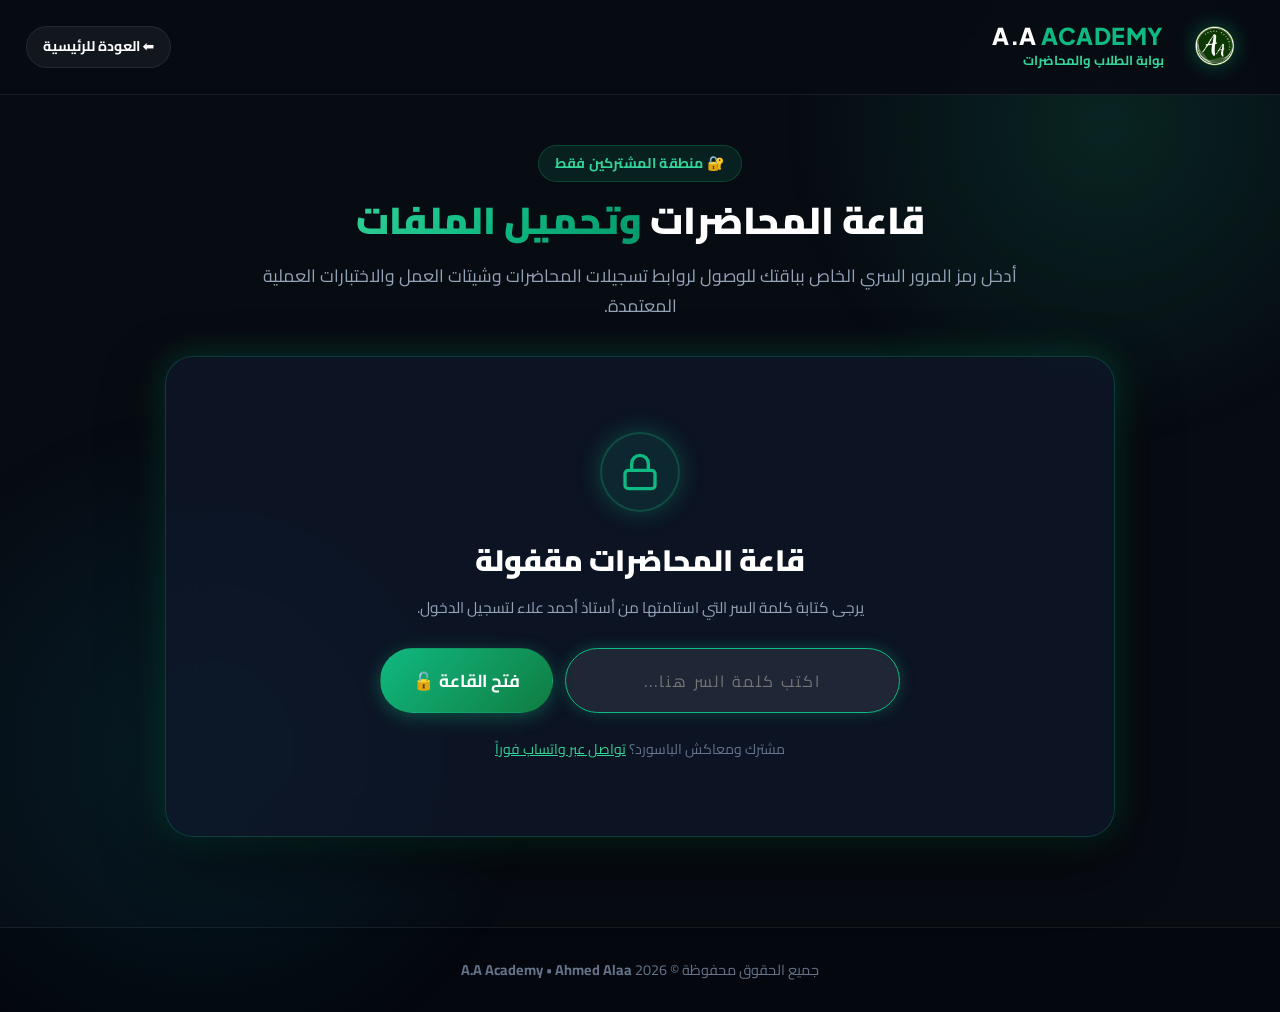
<file: portal.html>
<!DOCTYPE html>
<html lang="ar" dir="rtl">
<head>
  <meta charset="UTF-8">
  <meta name="viewport" content="width=device-width, initial-scale=1.0">
  <title>قاعة المحاضرات والملفات التدريبية | A.A Academy</title>
  
  <meta name="description" content="قاعة المشتركين الرسمية لتحميل تسجيلات المحاضرات وشيتات العمل والاختبارات العملية المعتمدة لكورسات مايكروسوفت إكسيل مع أ. أحمد علاء.">
  <link rel="icon" type="image/png" href="Logo.png">
  <link rel="stylesheet" href="style.css">
  <style>
    .portal-standalone-wrap {
      min-height: 85vh;
      display: flex;
      flex-direction: column;
      justify-content: center;
      padding: 50px 0;
    }
  </style>
</head>
<body>

  <!-- Minimal Header for Portal -->
  <header class="header">
    <div class="container">
      <nav class="navbar" style="justify-content: space-between;">
        <a href="index.html" class="brand">
          <img src="Logo.png" alt="A.A Academy" class="brand-logo">
          <div class="brand-text">
            <span class="brand-name">A.A <span>ACADEMY</span></span>
            <span class="brand-sub">بوابة الطلاب والمحاضرات</span>
          </div>
        </a>
        <a href="index.html" class="btn btn-secondary btn-sm">
          ⬅️ العودة للرئيسية
        </a>
      </nav>
    </div>
  </header>

  <!-- Portal Container -->
  <main class="portal-standalone-wrap">
    <div class="container">
      
      <div class="section-header" style="margin-bottom: 35px;">
        <span class="section-tag">🔐 منطقة المشتركين فقط</span>
        <h1 class="section-title">قاعة المحاضرات <span>وتحميل الملفات</span></h1>
        <p class="section-subtitle">أدخل رمز المرور السري الخاص بباقتك للوصول لروابط تسجيلات المحاضرات وشيتات العمل والاختبارات العملية المعتمدة.</p>
      </div>

      <div class="portal-box" style="max-width: 950px; margin: 0 auto;">
        
        <!-- View 1: Password Lock Gate -->
        <div class="portal-lock-view" id="portalLockView">
          <div class="lock-icon-wrap">
            <svg width="40" height="40" viewBox="0 0 24 24" fill="none" stroke="currentColor" stroke-width="2"><rect x="3" y="11" width="18" height="11" rx="2" ry="2"></rect><path d="M7 11V7a5 5 0 0 1 10 0v4"></path></svg>
          </div>
          <h2 class="lock-title">قاعة المحاضرات مقفولة</h2>
          <p class="lock-desc">يرجى كتابة كلمة السر التي استلمتها من أستاذ أحمد علاء لتسجيل الدخول.</p>

          <form id="passcodeForm" class="password-form" autocomplete="off">
            <input type="password" id="passcodeInput" class="password-input" placeholder="اكتب كلمة السر هنا..." required autofocus>
            <button type="submit" class="btn btn-primary btn-lg">
              فتح القاعة 🔓
            </button>
          </form>

          <p class="password-error-msg" id="passcodeError"></p>

          <div class="lock-help" style="margin-top: 25px;">
            <span>مشترك ومعاكش الباسورد؟ </span>
            <a href="https://wa.me/201002660066?text=%D8%A3%D9%87%D9%84%D8%A7%D9%8B%20%D8%A3%D8%B3%D8%AA%D8%A7%D8%B0%20%D8%A3%D8%AD%D9%85%D8%AF%D8%8C%20%D8%A3%D9%86%D8%A7%20%D9%85%D8%B4%D8%AA%D8%B1%D9%83%20%D9%88%D9%85%D8%AD%D8%AA%D8%A7%D8%AC%20%D8%A8%D8%A7%D8%B3%D9%88%D8%B1%D8%AF%20%D8%A7%D9%84%D9%82%D8%A7%D8%B9%D8%A9" target="_blank" rel="noopener noreferrer">تواصل عبر واتساب فوراً</a>
          </div>
        </div>

        <!-- View 2: Unlocked Classroom -->
        <div class="portal-classroom-view" id="portalClassroomView">
          <div class="classroom-header">
            <div class="classroom-title">
              <h3>قاعة المحاضرات التدريبية</h3>
              <p id="portalBatchName">الدفعة الحالية - كورس إكسيل الاحترافي</p>
            </div>
            <button class="btn btn-secondary btn-sm" id="lockPortalBtn">
              <svg width="16" height="16" viewBox="0 0 24 24" fill="none" stroke="currentColor" stroke-width="2"><rect x="3" y="11" width="18" height="11" rx="2" ry="2"></rect><path d="M7 11V7a5 5 0 0 1 10 0v4"></path></svg>
              قفل القاعة والخروج
            </button>
          </div>

          <div class="portal-notice-banner" id="portalNoticeBanner">
            <svg width="22" height="22" viewBox="0 0 24 24" fill="none" stroke="currentColor" stroke-width="2"><circle cx="12" cy="12" r="10"></circle><line x1="12" y1="8" x2="12" y2="12"></line><line x1="12" y1="16" x2="12.01" y2="16"></line></svg>
            <span id="portalNoticeText">تنبيه: التسجيلات وملفات العمل متاحة للتحميل طوال فترة الدورة ولمدة 48 ساعة بعد انتهائها كمرجع دائم لك على جهازك.</span>
          </div>

          <!-- Student Lifetime Gift: VBA Genius Pro Desktop Software -->
          <div class="student-bonus-card" style="background: linear-gradient(135deg, rgba(16, 185, 129, 0.12) 0%, rgba(245, 158, 11, 0.12) 100%); border: 1.5px solid rgba(245, 158, 11, 0.45); border-radius: 16px; padding: 18px 22px; margin-bottom: 25px; display: flex; align-items: center; justify-content: space-between; flex-wrap: wrap; gap: 14px;">
            <div style="display: flex; align-items: center; gap: 14px;">
              <div style="width: 48px; height: 48px; border-radius: 12px; background: rgba(245, 158, 11, 0.2); border: 1px solid #f59e0b; display: flex; align-items: center; justify-content: center; font-size: 1.5rem; flex-shrink: 0;">
                🎁
              </div>
              <div>
                <h4 style="color: #fff; font-size: 1.05rem; font-weight: 800; margin-bottom: 3px;">
                  هديتك الحصرية: برنامج <span style="color: #34d399;">VBA Genius Pro</span> مدى الحياة!
                </h4>
                <p style="color: #cbd5e1; font-size: 0.86rem; margin: 0;">
                  بصفتك مشتركاً معتمداً، يمكنك استخدام كود دخولك لتفعيل البرنامج بدون قيود والاستفادة من مكتبة الأكواد ومولد الذكاء الاصطناعي.
                </p>
              </div>
            </div>
            <a href="index.html#vba-genius" class="btn btn-gold btn-sm" style="padding: 8px 18px; font-size: 0.85rem; white-space: nowrap;">
              ⚡ فتح البرنامج وتشغيله
            </a>
          </div>

          <div class="lectures-list" id="lecturesList">
            <!-- Dynamic Lectures List -->
          </div>
        </div>

      </div>
    </div>
  </main>

  <footer class="footer" style="padding: 30px 0; margin-top: 40px;">
    <div class="container text-center" style="text-align: center;">
      <p style="color: var(--text-dim); font-size: 0.9rem;">
        جميع الحقوق محفوظة &copy; 2026 <strong>A.A Academy &bull; Ahmed Alaa</strong>
      </p>
    </div>
  </footer>

  <script src="portal-config.js" onerror="this.onerror=null;var s=document.createElement('script');s.src='portal config.js';document.head.appendChild(s);"></script>
  <script src="vba-genius-data.js"></script>
  <script src="app.js"></script>
</body>
</html>
</file>
<file: style.css>
/* =============================================================================
   A.A Academy - Official Stylesheet (Ahmed Alaa Excel Academy)
   Theme: Luxury Dark Mode with Excel Emerald & Glassmorphic Accents
   Font: Cairo (Arabic) & Plus Jakarta Sans (English & Numbers)
   ============================================================================= */

@import url('https://fonts.googleapis.com/css2?family=Cairo:wght@400;500;600;700;800;900&family=Plus+Jakarta+Sans:wght@500;700;800&display=swap');

:root {
  /* Color Palette */
  --bg-primary: #070B12;
  --bg-secondary: #0C1322;
  --bg-card: rgba(15, 23, 42, 0.75);
  --bg-card-hover: rgba(22, 33, 58, 0.9);
  --bg-glass: rgba(16, 24, 40, 0.65);
  
  --emerald-main: #107C41;       /* Official Excel Green */
  --emerald-bright: #10B981;     /* Vibrant Emerald Glow */
  --emerald-light: #34D399;
  --emerald-dark: #0A4D27;
  --emerald-subtle: rgba(16, 185, 129, 0.12);
  --emerald-border: rgba(16, 185, 129, 0.25);
  
  --gold-accent: #F59E0B;
  --gold-glow: #FBBF24;
  --gold-subtle: rgba(245, 158, 11, 0.12);
  
  --text-main: #F8FAFC;
  --text-muted: #94A3B8;
  --text-dim: #64748B;
  
  --border-light: rgba(255, 255, 255, 0.08);
  --border-accent: rgba(16, 185, 129, 0.3);
  
  --radius-sm: 8px;
  --radius-md: 14px;
  --radius-lg: 20px;
  --radius-xl: 28px;
  --radius-full: 9999px;
  
  --shadow-sm: 0 4px 12px rgba(0, 0, 0, 0.3);
  --shadow-md: 0 10px 30px rgba(0, 0, 0, 0.45);
  --shadow-glow: 0 0 35px rgba(16, 185, 129, 0.28);
  --shadow-gold: 0 0 30px rgba(245, 158, 11, 0.25);
  
  --transition-fast: 0.2s cubic-bezier(0.4, 0, 0.2, 1);
  --transition-smooth: 0.35s cubic-bezier(0.16, 1, 0.3, 1);
}

/* Reset & Global Standards */
*, *::before, *::after {
  box-sizing: border-box;
  margin: 0;
  padding: 0;
}

html {
  scroll-behavior: smooth;
  scroll-padding-top: 90px;
}

body {
  font-family: 'Cairo', system-ui, -apple-system, sans-serif;
  direction: rtl;
  text-align: right;
  background-color: var(--bg-primary);
  color: var(--text-main);
  line-height: 1.65;
  overflow-x: hidden;
  position: relative;
  min-height: 100vh;
}

/* Background Ambient Lighting */
body::before {
  content: '';
  position: fixed;
  top: -200px;
  right: -150px;
  width: 650px;
  height: 650px;
  background: radial-gradient(circle, rgba(16, 185, 129, 0.15) 0%, transparent 70%);
  pointer-events: none;
  z-index: 0;
}

body::after {
  content: '';
  position: fixed;
  bottom: -200px;
  left: -150px;
  width: 700px;
  height: 700px;
  background: radial-gradient(circle, rgba(6, 182, 212, 0.1) 0%, transparent 70%);
  pointer-events: none;
  z-index: 0;
}

/* Grid & Layout Utilities */
.container {
  width: 100%;
  max-width: 1240px;
  margin-left: auto;
  margin-right: auto;
  padding-left: 24px;
  padding-right: 24px;
  position: relative;
  z-index: 1;
}

.section {
  padding: 90px 0;
  position: relative;
}

.section-header {
  text-align: center;
  max-width: 760px;
  margin: 0 auto 55px auto;
}

.section-tag {
  display: inline-flex;
  align-items: center;
  gap: 8px;
  padding: 6px 16px;
  border-radius: var(--radius-full);
  background: var(--emerald-subtle);
  border: 1px solid var(--emerald-border);
  color: var(--emerald-light);
  font-size: 0.88rem;
  font-weight: 700;
  margin-bottom: 14px;
  letter-spacing: 0.3px;
}

.section-title {
  font-size: 2.35rem;
  font-weight: 900;
  color: #FFFFFF;
  line-height: 1.3;
  margin-bottom: 16px;
}

.section-title span {
  background: linear-gradient(135deg, #34D399 0%, #10B981 50%, #059669 100%);
  -webkit-background-clip: text;
  -webkit-text-fill-color: transparent;
}

.section-subtitle {
  font-size: 1.1rem;
  color: var(--text-muted);
  line-height: 1.7;
}

/* =============================================================================
   Header & Navbar
   ============================================================================= */
.header {
  position: sticky;
  top: 0;
  width: 100%;
  z-index: 1000;
  background: rgba(7, 11, 18, 0.88);
  backdrop-filter: blur(18px);
  -webkit-backdrop-filter: blur(18px);
  border-bottom: 1px solid var(--border-light);
  transition: var(--transition-smooth);
}

.header .container {
  max-width: 1400px;
  width: 100%;
  padding-left: clamp(16px, 2vw, 32px);
  padding-right: clamp(16px, 2vw, 32px);
}

.navbar {
  display: flex;
  align-items: center;
  justify-content: space-between;
  height: 94px;
  gap: 14px;
  width: 100%;
}

.brand {
  display: flex;
  align-items: center;
  gap: 14px;
  text-decoration: none;
  color: #fff;
  flex-shrink: 0;
  margin-inline-end: clamp(16px, 1.8vw, 28px); /* مسافة محسوبة بدقة تمنع التصاق كلمة الرئيسية باسم الأكاديمية */
}

.brand-logo {
  height: clamp(68px, 6vw, 82px);
  width: auto;
  aspect-ratio: 1 / 1;
  max-width: 100%;
  border-radius: var(--radius-sm);
  filter: drop-shadow(0 0 10px rgba(16, 185, 129, 0.4));
  transition: var(--transition-fast);
  object-fit: contain;
}

.brand:hover .brand-logo {
  transform: scale(1.04);
}

.brand-text {
  display: flex;
  flex-direction: column;
}

.brand-name {
  font-size: 1.45rem;
  font-weight: 900;
  letter-spacing: 0.5px;
  color: #fff;
  font-family: 'Plus Jakarta Sans', 'Cairo', sans-serif;
  line-height: 1.18;
  white-space: nowrap;
}

.brand-name span {
  color: var(--emerald-bright);
}

.brand-sub {
  font-size: 0.82rem;
  color: var(--emerald-light);
  font-weight: 700;
  white-space: nowrap;
}

.nav-links {
  display: flex;
  align-items: center;
  list-style: none;
  gap: clamp(6px, 1vw, 16px);
  margin: 0;
  padding: 0;
  flex-wrap: nowrap;
  flex-shrink: 1;
}

.nav-link {
  color: var(--text-muted);
  text-decoration: none;
  font-weight: 700;
  font-size: clamp(0.84rem, 0.88vw, 0.92rem);
  transition: var(--transition-fast);
  position: relative;
  padding: 6px 4px;
  white-space: nowrap;
}

.nav-link:hover, .nav-link.active {
  color: #FFFFFF;
}

.nav-link::after {
  content: '';
  position: absolute;
  bottom: 0;
  right: 0;
  width: 0%;
  height: 2px;
  background: var(--emerald-bright);
  transition: var(--transition-fast);
  border-radius: 2px;
}

.nav-link:hover::after, .nav-link.active::after {
  width: 100%;
}

.mobile-drawer-cta {
  display: none;
}

.nav-actions {
  display: flex;
  align-items: center;
  gap: 10px;
  flex-shrink: 0;
  margin-inline-start: auto;
}

.nav-actions .btn {
  padding: 8px 16px;
  font-size: 0.88rem;
  white-space: nowrap;
}

.nav-actions .btn svg {
  flex-shrink: 0;
}

/* Mobile Toggle */
.mobile-toggle {
  display: none;
  background: none;
  border: none;
  color: #fff;
  cursor: pointer;
  padding: 8px;
  border-radius: var(--radius-sm);
}

.mobile-toggle svg {
  width: 26px;
  height: 26px;
}

/* =============================================================================
   Buttons
   ============================================================================= */
.btn {
  display: inline-flex;
  align-items: center;
  justify-content: center;
  gap: 10px;
  padding: 11px 22px;
  border-radius: var(--radius-full);
  font-family: inherit;
  font-size: 0.96rem;
  font-weight: 700;
  text-decoration: none;
  cursor: pointer;
  border: 1px solid transparent;
  transition: var(--transition-smooth);
  white-space: nowrap;
}

.btn-primary {
  background: linear-gradient(135deg, #10B981 0%, #107C41 100%);
  color: #FFFFFF;
  box-shadow: 0 4px 18px rgba(16, 185, 129, 0.35);
}

.btn-primary:hover {
  background: linear-gradient(135deg, #34D399 0%, #107C41 100%);
  box-shadow: 0 6px 25px rgba(16, 185, 129, 0.55);
  transform: translateY(-2px);
}

.btn-secondary {
  background: rgba(255, 255, 255, 0.05);
  border: 1px solid var(--border-light);
  color: #FFFFFF;
}

.btn-secondary:hover {
  background: rgba(255, 255, 255, 0.12);
  border-color: var(--emerald-light);
  transform: translateY(-2px);
}

.btn-portal {
  background: linear-gradient(135deg, rgba(16, 185, 129, 0.15), rgba(6, 182, 212, 0.15));
  border: 1px solid var(--emerald-border);
  color: #34D399;
}

.btn-portal:hover {
  background: var(--emerald-bright);
  color: #070B12;
  box-shadow: var(--shadow-glow);
  transform: translateY(-2px);
}

.btn-gold {
  background: linear-gradient(135deg, #F59E0B 0%, #D97706 100%);
  color: #070B12;
  box-shadow: 0 4px 18px rgba(245, 158, 11, 0.35);
  font-weight: 800;
}

.btn-gold:hover {
  background: linear-gradient(135deg, #FBBF24 0%, #D97706 100%);
  box-shadow: var(--shadow-gold);
  transform: translateY(-2px);
}

.btn-sm {
  padding: 8px 16px;
  font-size: 0.88rem;
}

.btn-lg {
  padding: 15px 32px;
  font-size: 1.08rem;
}

.btn-block {
  width: 100%;
}

.btn-md {
  padding: 10px 22px;
  font-size: 0.95rem;
}

@keyframes pulseGold {
  0% {
    box-shadow: 0 0 0 0 rgba(245, 158, 11, 0.7);
  }
  70% {
    box-shadow: 0 0 0 14px rgba(245, 158, 11, 0);
  }
  100% {
    box-shadow: 0 0 0 0 rgba(245, 158, 11, 0);
  }
}

.pulse-btn {
  animation: pulseGold 2s infinite;
}

/* =============================================================================
   Hero Section
   ============================================================================= */
.hero {
  padding: 80px 0 60px 0;
  position: relative;
}

.hero-grid {
  display: grid;
  grid-template-columns: 1.15fr 0.85fr;
  align-items: center;
  gap: 60px;
}

.hero-badge-row {
  display: flex;
  flex-wrap: wrap;
  gap: 10px;
  margin-bottom: 22px;
}

.hero-pill {
  display: inline-flex;
  align-items: center;
  gap: 8px;
  padding: 6px 14px;
  background: rgba(16, 185, 129, 0.1);
  border: 1px solid rgba(16, 185, 129, 0.25);
  border-radius: var(--radius-full);
  font-size: 0.85rem;
  font-weight: 700;
  color: #34D399;
}

.hero-pill.gold {
  background: rgba(245, 158, 11, 0.12);
  border-color: rgba(245, 158, 11, 0.3);
  color: #FBBF24;
}

.hero-title {
  font-size: 3.2rem;
  font-weight: 900;
  line-height: 1.25;
  color: #FFFFFF;
  margin-bottom: 22px;
}

.hero-title .gradient-text {
  background: linear-gradient(135deg, #FFFFFF 20%, #34D399 70%, #10B981 100%);
  -webkit-background-clip: text;
  -webkit-text-fill-color: transparent;
}

.hero-description {
  font-size: 1.15rem;
  color: var(--text-muted);
  line-height: 1.8;
  margin-bottom: 34px;
}

.hero-buttons {
  display: flex;
  flex-wrap: wrap;
  align-items: center;
  gap: 16px;
  margin-bottom: 40px;
}

.hero-stats {
  display: grid;
  grid-template-columns: repeat(3, 1fr);
  gap: 20px;
  padding-top: 28px;
  border-top: 1px solid var(--border-light);
}

.stat-item h3 {
  font-family: 'Plus Jakarta Sans', 'Cairo', sans-serif;
  font-size: 1.9rem;
  font-weight: 900;
  color: #34D399;
  line-height: 1.1;
  margin-bottom: 4px;
}

.stat-item p {
  font-size: 0.88rem;
  color: var(--text-muted);
  font-weight: 600;
}

/* Hero Visual & Card Showcase */
.hero-visual {
  position: relative;
  display: flex;
  justify-content: center;
}

.hero-card-master {
  position: relative;
  width: 100%;
  max-width: 440px;
  background: linear-gradient(145deg, rgba(20, 31, 55, 0.85) 0%, rgba(10, 18, 32, 0.95) 100%);
  border: 1px solid var(--emerald-border);
  border-radius: var(--radius-xl);
  padding: 32px 28px;
  box-shadow: 0 25px 60px rgba(0, 0, 0, 0.6), var(--shadow-glow);
  backdrop-filter: blur(20px);
}

.hero-avatar-wrap {
  display: flex;
  align-items: center;
  gap: 18px;
  margin-bottom: 24px;
}

.hero-avatar {
  width: 104px;
  height: 104px;
  aspect-ratio: 1 / 1;
  border-radius: var(--radius-md);
  border: 3px solid var(--emerald-bright);
  padding: 6px;
  background: var(--bg-secondary);
  box-shadow: 0 0 25px rgba(16, 185, 129, 0.45);
  object-fit: contain;
}

.hero-avatar-info h4 {
  font-size: 1.35rem;
  font-weight: 800;
  color: #fff;
  line-height: 1.2;
}

.hero-avatar-info p {
  color: var(--emerald-light);
  font-size: 0.9rem;
  font-weight: 700;
}

.hero-features-list {
  list-style: none;
  display: flex;
  flex-direction: column;
  gap: 14px;
  margin-bottom: 26px;
}

.hero-feature-row {
  display: flex;
  align-items: center;
  gap: 12px;
  font-size: 0.95rem;
  color: #E2E8F0;
  font-weight: 600;
  background: rgba(255, 255, 255, 0.03);
  padding: 10px 14px;
  border-radius: var(--radius-md);
  border: 1px solid rgba(255, 255, 255, 0.05);
}

.hero-feature-row svg {
  color: var(--emerald-bright);
  flex-shrink: 0;
}

.hero-card-footer {
  display: flex;
  align-items: center;
  justify-content: space-between;
  padding-top: 18px;
  border-top: 1px solid var(--border-light);
  font-size: 0.88rem;
  color: var(--text-muted);
}

.hero-card-footer strong {
  color: #fff;
}

/* =============================================================================
   Features & Value Proposition (لماذا A.A Academy)
   ============================================================================= */
.features-grid {
  display: grid;
  grid-template-columns: repeat(4, 1fr);
  gap: 24px;
}

.feature-box {
  background: var(--bg-card);
  border: 1px solid var(--border-light);
  border-radius: var(--radius-lg);
  padding: 30px 24px;
  transition: var(--transition-smooth);
  position: relative;
  overflow: hidden;
  backdrop-filter: blur(12px);
}

.feature-box:hover {
  background: var(--bg-card-hover);
  border-color: var(--emerald-border);
  transform: translateY(-6px);
  box-shadow: var(--shadow-md);
}

.feature-icon-wrapper {
  width: 58px;
  height: 58px;
  border-radius: var(--radius-md);
  background: linear-gradient(135deg, rgba(16, 185, 129, 0.2), rgba(6, 182, 212, 0.1));
  border: 1px solid var(--emerald-border);
  display: flex;
  align-items: center;
  justify-content: center;
  color: var(--emerald-light);
  margin-bottom: 20px;
}

.feature-box h3 {
  font-size: 1.25rem;
  font-weight: 800;
  color: #fff;
  margin-bottom: 10px;
}

.feature-box p {
  color: var(--text-muted);
  font-size: 0.94rem;
  line-height: 1.65;
}

/* =============================================================================
   Courses Section (الكورسات والمناهج)
   ============================================================================= */
.courses-grid {
  display: grid;
  grid-template-columns: repeat(3, 1fr);
  gap: 30px;
  align-items: stretch;
}

.course-card {
  background: var(--bg-card);
  border: 1px solid var(--border-light);
  border-radius: var(--radius-xl);
  padding: 34px 28px;
  display: flex;
  flex-direction: column;
  position: relative;
  transition: var(--transition-smooth);
  backdrop-filter: blur(14px);
}

.course-card:hover {
  border-color: var(--emerald-border);
  transform: translateY(-8px);
  box-shadow: var(--shadow-md);
}

.course-card.highlight {
  background: linear-gradient(170deg, rgba(16, 35, 55, 0.9) 0%, rgba(10, 20, 36, 0.95) 100%);
  border: 2px solid var(--emerald-bright);
  box-shadow: 0 15px 45px rgba(0, 0, 0, 0.5), var(--shadow-glow);
}

.course-badge-top {
  position: absolute;
  top: -14px;
  left: 50%;
  transform: translateX(-50%);
  background: linear-gradient(135deg, #10B981, #059669);
  color: #070B12;
  font-weight: 800;
  font-size: 0.82rem;
  padding: 5px 18px;
  border-radius: var(--radius-full);
  letter-spacing: 0.4px;
  box-shadow: 0 4px 14px rgba(16, 185, 129, 0.4);
  white-space: nowrap;
}

.course-badge-top.gold {
  background: linear-gradient(135deg, #FBBF24, #F59E0B);
  color: #070B12;
}

.course-header {
  margin-bottom: 20px;
}

.course-level-tag {
  display: inline-block;
  padding: 4px 12px;
  border-radius: var(--radius-full);
  font-size: 0.8rem;
  font-weight: 700;
  margin-bottom: 12px;
}

.course-level-tag.beginner {
  background: rgba(16, 185, 129, 0.15);
  color: #34D399;
}

.course-level-tag.pro {
  background: rgba(59, 130, 246, 0.15);
  color: #60A5FA;
}

.course-level-tag.bundle {
  background: rgba(245, 158, 11, 0.15);
  color: #FBBF24;
}

.course-title {
  font-size: 1.55rem;
  font-weight: 900;
  color: #fff;
  margin-bottom: 8px;
  line-height: 1.3;
}

.course-desc {
  color: var(--text-muted);
  font-size: 0.94rem;
  margin-bottom: 18px;
}

.course-meta {
  display: flex;
  align-items: center;
  gap: 14px;
  padding: 12px 0;
  border-top: 1px solid var(--border-light);
  border-bottom: 1px solid var(--border-light);
  margin-bottom: 24px;
  font-size: 0.88rem;
  color: var(--emerald-light);
  font-weight: 700;
}

.course-syllabus {
  list-style: none;
  display: flex;
  flex-direction: column;
  gap: 12px;
  margin-bottom: 30px;
  flex-grow: 1;
}

.course-syllabus li {
  display: flex;
  align-items: flex-start;
  gap: 10px;
  font-size: 0.92rem;
  color: #E2E8F0;
  line-height: 1.5;
}

.course-syllabus li svg {
  color: var(--emerald-bright);
  flex-shrink: 0;
  margin-top: 3px;
}

.course-mode-badge {
  background: rgba(255, 255, 255, 0.04);
  border: 1px dashed var(--border-light);
  border-radius: var(--radius-sm);
  padding: 10px;
  text-align: center;
  font-size: 0.82rem;
  color: var(--text-muted);
  margin-bottom: 20px;
}

.course-mode-badge strong {
  color: #34D399;
}

/* =============================================================================
   Smart Pricing Section (نظام الأسعار الذكي مع كشف الـ IP)
   ============================================================================= */
.pricing-section {
  background: linear-gradient(180deg, transparent 0%, rgba(12, 19, 34, 0.6) 50%, transparent 100%);
}

.pricing-toggle-wrap {
  display: flex;
  align-items: center;
  justify-content: center;
  gap: 14px;
  margin: 0 auto 40px auto;
  flex-wrap: wrap;
}

.toggle-label {
  font-size: 0.95rem;
  font-weight: 700;
  color: var(--text-muted);
}

.currency-toggle {
  display: inline-flex;
  background: rgba(255, 255, 255, 0.05);
  border: 1px solid var(--border-light);
  border-radius: var(--radius-full);
  padding: 4px;
  gap: 4px;
}

.curr-btn {
  background: transparent;
  border: none;
  color: var(--text-muted);
  font-family: inherit;
  font-size: 0.92rem;
  font-weight: 700;
  padding: 8px 18px;
  border-radius: var(--radius-full);
  cursor: pointer;
  transition: var(--transition-fast);
  display: flex;
  align-items: center;
  gap: 6px;
}

.curr-btn:hover {
  color: #FFFFFF;
}

.curr-btn.active {
  background: linear-gradient(135deg, #10B981, #107C41);
  color: #FFFFFF;
  box-shadow: 0 4px 14px rgba(16, 185, 129, 0.4);
}

.pricing-grid {
  display: grid;
  grid-template-columns: repeat(3, 1fr);
  gap: 30px;
  margin-bottom: 45px;
}

.pricing-card {
  background: var(--bg-card);
  border: 1px solid var(--border-light);
  border-radius: var(--radius-xl);
  padding: 36px 30px;
  display: flex;
  flex-direction: column;
  position: relative;
  transition: var(--transition-smooth);
}

.pricing-card:hover {
  border-color: var(--emerald-border);
  transform: translateY(-6px);
}

.pricing-card.bundle-card {
  background: linear-gradient(165deg, rgba(18, 38, 62, 0.9) 0%, rgba(10, 20, 36, 0.95) 100%);
  border: 2px solid var(--gold-accent);
  box-shadow: 0 20px 50px rgba(0, 0, 0, 0.6), var(--shadow-gold);
}

.pricing-plan-title {
  font-size: 1.45rem;
  font-weight: 800;
  color: #fff;
  margin-bottom: 6px;
}

.pricing-sub {
  color: var(--text-muted);
  font-size: 0.88rem;
  margin-bottom: 24px;
}

.pricing-discount-badge {
  display: inline-block;
  background: rgba(239, 68, 68, 0.15);
  border: 1px solid rgba(239, 68, 68, 0.3);
  color: #F87171;
  font-weight: 800;
  font-size: 0.84rem;
  padding: 4px 12px;
  border-radius: var(--radius-full);
  margin-bottom: 14px;
}

.pricing-discount-badge.gold {
  background: rgba(245, 158, 11, 0.15);
  border-color: rgba(245, 158, 11, 0.3);
  color: #FBBF24;
}

.price-box {
  margin-bottom: 24px;
  padding-bottom: 20px;
  border-bottom: 1px solid var(--border-light);
}

.price-row {
  display: flex;
  align-items: baseline;
  gap: 10px;
  margin-bottom: 8px;
}

.price-main {
  font-family: 'Plus Jakarta Sans', 'Cairo', sans-serif;
  font-size: 2.7rem;
  font-weight: 900;
  color: #FFFFFF;
  line-height: 1;
}

.price-currency {
  font-size: 1.05rem;
  color: var(--emerald-light);
  font-weight: 700;
}

.price-old {
  font-size: 1.15rem;
  color: var(--text-dim);
  text-decoration: line-through;
  font-family: 'Plus Jakarta Sans', 'Cairo', sans-serif;
}

.price-type-label {
  font-size: 0.9rem;
  color: var(--text-muted);
  font-weight: 600;
}

.price-subnote {
  font-size: 0.82rem;
  color: var(--emerald-light);
  font-weight: 700;
  margin-top: 4px;
}

.price-group-deal {
  background: rgba(255, 255, 255, 0.04);
  border-radius: var(--radius-md);
  padding: 12px 16px;
  margin-bottom: 24px;
  font-size: 0.9rem;
  border-right: 3px solid var(--emerald-bright);
}

.price-group-deal strong {
  color: #34D399;
}

.pricing-features {
  list-style: none;
  display: flex;
  flex-direction: column;
  gap: 12px;
  margin-bottom: 30px;
  flex-grow: 1;
}

.pricing-features li {
  display: flex;
  align-items: center;
  gap: 10px;
  font-size: 0.92rem;
  color: #CBD5E1;
}

.pricing-features li svg {
  color: var(--emerald-bright);
  flex-shrink: 0;
}

/* Payment Methods Strip */
.payment-methods-strip {
  background: var(--bg-card);
  border: 1px solid var(--border-light);
  border-radius: var(--radius-lg);
  padding: 24px 30px;
  display: flex;
  align-items: center;
  justify-content: space-between;
  flex-wrap: wrap;
  gap: 20px;
}

.payment-title {
  display: flex;
  align-items: center;
  gap: 10px;
  font-weight: 800;
  color: #fff;
  font-size: 1.05rem;
}

.payment-badges {
  display: flex;
  flex-wrap: wrap;
  gap: 10px;
}

.pay-badge {
  background: rgba(255, 255, 255, 0.05);
  border: 1px solid rgba(255, 255, 255, 0.1);
  padding: 6px 14px;
  border-radius: var(--radius-full);
  font-size: 0.86rem;
  font-weight: 700;
  color: #E2E8F0;
}

/* =============================================================================
   Custom Excel Sheets & Systems (تصميم شيتات وأنظمة إكسيل)
   ============================================================================= */
.custom-sheets-section {
  position: relative;
}

.custom-sheets-wrapper {
  background: linear-gradient(145deg, rgba(16, 26, 45, 0.85) 0%, rgba(9, 15, 28, 0.95) 100%);
  border: 1px solid var(--emerald-border);
  border-radius: var(--radius-xl);
  padding: 55px 45px;
  box-shadow: 0 20px 50px rgba(0, 0, 0, 0.5);
  backdrop-filter: blur(16px);
}

.sheets-grid {
  display: grid;
  grid-template-columns: repeat(4, 1fr);
  gap: 22px;
  margin-top: 35px;
  margin-bottom: 40px;
}

.sheet-item-card {
  background: rgba(255, 255, 255, 0.03);
  border: 1px solid rgba(255, 255, 255, 0.07);
  border-radius: var(--radius-lg);
  padding: 24px 20px;
  transition: var(--transition-smooth);
}

.sheet-item-card:hover {
  background: rgba(16, 185, 129, 0.08);
  border-color: var(--emerald-border);
  transform: translateY(-4px);
}

.sheet-icon-bubble {
  width: 48px;
  height: 48px;
  border-radius: var(--radius-md);
  background: var(--emerald-subtle);
  color: var(--emerald-bright);
  display: flex;
  align-items: center;
  justify-content: center;
  margin-bottom: 16px;
}

.sheet-item-card h4 {
  font-size: 1.15rem;
  font-weight: 800;
  color: #fff;
  margin-bottom: 8px;
}

.sheet-item-card p {
  font-size: 0.88rem;
  color: var(--text-muted);
  line-height: 1.6;
}

.sheets-cta-bar {
  display: flex;
  align-items: center;
  justify-content: space-between;
  background: rgba(16, 185, 129, 0.12);
  border: 1px solid var(--emerald-border);
  border-radius: var(--radius-lg);
  padding: 24px 30px;
  flex-wrap: wrap;
  gap: 20px;
}

.sheets-cta-text h3 {
  font-size: 1.35rem;
  font-weight: 900;
  color: #fff;
  margin-bottom: 4px;
}

.sheets-cta-text p {
  color: var(--text-muted);
  font-size: 0.95rem;
}

/* =============================================================================
   Student Portal Section (قاعة المحاضرات المحمية بباسورد)
   ============================================================================= */
.portal-section {
  background: radial-gradient(circle at center, rgba(16, 185, 129, 0.08) 0%, transparent 70%);
}

.portal-box {
  background: var(--bg-card);
  border: 1px solid var(--emerald-border);
  border-radius: var(--radius-xl);
  padding: 45px 40px;
  box-shadow: 0 25px 60px rgba(0, 0, 0, 0.5), var(--shadow-glow);
  backdrop-filter: blur(20px);
}

/* Password Gate */
.portal-lock-view {
  text-align: center;
  max-width: 520px;
  margin: 0 auto;
  padding: 30px 0;
}

.lock-icon-wrap {
  width: 80px;
  height: 80px;
  border-radius: 50%;
  background: var(--emerald-subtle);
  border: 2px solid var(--emerald-border);
  color: var(--emerald-bright);
  display: flex;
  align-items: center;
  justify-content: center;
  margin: 0 auto 24px auto;
  box-shadow: 0 0 25px rgba(16, 185, 129, 0.3);
}

.lock-title {
  font-size: 1.85rem;
  font-weight: 900;
  color: #fff;
  margin-bottom: 10px;
}

.lock-desc {
  color: var(--text-muted);
  font-size: 0.96rem;
  margin-bottom: 28px;
}

.password-form {
  display: flex;
  gap: 12px;
  margin-bottom: 18px;
}

.password-input {
  flex-grow: 1;
  background: rgba(255, 255, 255, 0.05);
  border: 1px solid rgba(255, 255, 255, 0.15);
  border-radius: var(--radius-full);
  padding: 14px 22px;
  font-family: inherit;
  font-size: 1.05rem;
  color: #fff;
  text-align: center;
  letter-spacing: 2px;
  transition: var(--transition-fast);
}

.password-input:focus {
  outline: none;
  border-color: var(--emerald-bright);
  box-shadow: 0 0 15px rgba(16, 185, 129, 0.3);
  background: rgba(255, 255, 255, 0.08);
}

.password-error-msg {
  display: none;
  color: #EF4444;
  font-size: 0.88rem;
  font-weight: 700;
  margin-top: 8px;
}

.lock-help {
  font-size: 0.88rem;
  color: var(--text-dim);
}

.lock-help a {
  color: var(--emerald-light);
  text-decoration: underline;
}

/* Unlocked Classroom View */
.portal-classroom-view {
  display: none;
}

.classroom-header {
  display: flex;
  align-items: center;
  justify-content: space-between;
  flex-wrap: wrap;
  gap: 20px;
  padding-bottom: 25px;
  border-bottom: 1px solid var(--border-light);
  margin-bottom: 30px;
}

.classroom-title h3 {
  font-size: 1.7rem;
  font-weight: 900;
  color: #fff;
  margin-bottom: 4px;
}

.classroom-title p {
  color: var(--emerald-light);
  font-weight: 700;
  font-size: 0.95rem;
}

.portal-notice-banner {
  background: rgba(245, 158, 11, 0.1);
  border: 1px solid rgba(245, 158, 11, 0.25);
  border-radius: var(--radius-md);
  padding: 14px 20px;
  display: flex;
  align-items: center;
  gap: 12px;
  color: #FBBF24;
  font-size: 0.92rem;
  font-weight: 600;
  margin-bottom: 30px;
}

.lectures-list {
  display: flex;
  flex-direction: column;
  gap: 18px;
}

.lecture-card {
  background: rgba(255, 255, 255, 0.03);
  border: 1px solid rgba(255, 255, 255, 0.08);
  border-radius: var(--radius-lg);
  padding: 22px 26px;
  display: flex;
  align-items: center;
  justify-content: space-between;
  flex-wrap: wrap;
  gap: 20px;
  transition: var(--transition-fast);
}

.lecture-card:hover {
  background: rgba(255, 255, 255, 0.06);
  border-color: var(--emerald-border);
}

.lecture-info {
  display: flex;
  align-items: flex-start;
  gap: 18px;
  max-width: 650px;
}

.lecture-num-badge {
  width: 44px;
  height: 44px;
  border-radius: var(--radius-md);
  background: var(--emerald-subtle);
  border: 1px solid var(--emerald-border);
  color: var(--emerald-light);
  display: flex;
  align-items: center;
  justify-content: center;
  font-size: 1.15rem;
  font-weight: 900;
  flex-shrink: 0;
  font-family: 'Plus Jakarta Sans', 'Cairo', sans-serif;
}

.lecture-details h4 {
  font-size: 1.18rem;
  font-weight: 800;
  color: #fff;
  margin-bottom: 6px;
}

.lecture-details p {
  font-size: 0.9rem;
  color: var(--text-muted);
  line-height: 1.55;
}

.lecture-actions {
  display: flex;
  align-items: center;
  gap: 12px;
  flex-wrap: wrap;
}

/* =============================================================================
   Social Media & Community Hub
   ============================================================================= */
.social-grid {
  display: grid;
  grid-template-columns: repeat(4, 1fr);
  gap: 22px;
}

.social-card {
  background: var(--bg-card);
  border: 1px solid var(--border-light);
  border-radius: var(--radius-lg);
  padding: 28px 24px;
  display: flex;
  flex-direction: column;
  align-items: center;
  text-align: center;
  text-decoration: none;
  transition: var(--transition-smooth);
}

.social-card:hover {
  transform: translateY(-6px);
  box-shadow: var(--shadow-md);
}

.social-card.youtube:hover {
  border-color: #FF0000;
  background: rgba(255, 0, 0, 0.05);
}

.social-card.facebook:hover {
  border-color: #1877F2;
  background: rgba(24, 119, 242, 0.05);
}

.social-card.instagram:hover {
  border-color: #E1306C;
  background: rgba(225, 48, 108, 0.05);
}

.social-card.tiktok:hover {
  border-color: #25F4EE;
  background: rgba(37, 244, 238, 0.05);
}

.social-icon-wrapper {
  width: 64px;
  height: 64px;
  border-radius: 50%;
  display: flex;
  align-items: center;
  justify-content: center;
  margin-bottom: 16px;
  transition: var(--transition-fast);
}

.social-card.youtube .social-icon-wrapper {
  background: rgba(255, 0, 0, 0.12);
  color: #FF0000;
}

.social-card.facebook .social-icon-wrapper {
  background: rgba(24, 119, 242, 0.12);
  color: #1877F2;
}

.social-card.instagram .social-icon-wrapper {
  background: rgba(225, 48, 108, 0.12);
  color: #E1306C;
}

.social-card.tiktok .social-icon-wrapper {
  background: rgba(255, 255, 255, 0.1);
  color: #FFFFFF;
}

.social-card h4 {
  font-size: 1.2rem;
  font-weight: 800;
  color: #fff;
  margin-bottom: 4px;
}

.social-card p {
  color: var(--text-muted);
  font-size: 0.88rem;
  margin-bottom: 14px;
  font-family: 'Plus Jakarta Sans', 'Cairo', sans-serif;
  direction: ltr;
}

.social-action-label {
  display: inline-flex;
  align-items: center;
  gap: 6px;
  font-size: 0.88rem;
  font-weight: 700;
  color: var(--emerald-light);
}

/* =============================================================================
   Free Gift (Lead Magnet) Strip
   ============================================================================= */
.gift-banner {
  background: linear-gradient(135deg, rgba(16, 124, 65, 0.3) 0%, rgba(6, 182, 212, 0.2) 100%);
  border: 1px solid var(--emerald-border);
  border-radius: var(--radius-xl);
  padding: 40px 45px;
  display: flex;
  align-items: center;
  justify-content: space-between;
  flex-wrap: wrap;
  gap: 25px;
  box-shadow: 0 15px 40px rgba(0, 0, 0, 0.4);
}

.gift-content {
  display: flex;
  align-items: center;
  gap: 22px;
  max-width: 700px;
}

.gift-icon-box {
  width: 72px;
  height: 72px;
  border-radius: var(--radius-lg);
  background: linear-gradient(135deg, #FBBF24, #F59E0B);
  color: #070B12;
  display: flex;
  align-items: center;
  justify-content: center;
  flex-shrink: 0;
  box-shadow: var(--shadow-gold);
}

.gift-text h3 {
  font-size: 1.55rem;
  font-weight: 900;
  color: #fff;
  margin-bottom: 6px;
}

.gift-text p {
  color: #E2E8F0;
  font-size: 0.96rem;
  line-height: 1.6;
}

/* =============================================================================
   Top Announcement Bar (Lead Magnet Gift)
   ============================================================================= */
.top-gift-bar {
  background: linear-gradient(90deg, #92400e, #f59e0b, #10b981);
  color: #070b12;
  font-size: 0.88rem;
  font-weight: 700;
  padding: 8px 0;
  position: relative;
  z-index: 1001;
  box-shadow: 0 2px 10px rgba(0, 0, 0, 0.3);
}

.top-gift-flex {
  display: flex;
  align-items: center;
  justify-content: space-between;
  flex-wrap: wrap;
  gap: 10px;
}

.top-gift-btn {
  background: #070b12;
  color: #fbbf24 !important;
  font-size: 0.8rem;
  font-weight: 800;
  padding: 4px 14px;
  border-radius: 20px;
  text-decoration: none;
  transition: all var(--transition-fast);
  white-space: nowrap;
}

.top-gift-btn:hover {
  background: #000;
  color: #fff !important;
  transform: scale(1.05);
}

@media (max-width: 768px) {
  .top-gift-flex {
    justify-content: center;
    text-align: center;
    font-size: 0.8rem;
  }
}

/* =============================================================================
   Footer
   ============================================================================= */
.footer {
  background: #04070D;
  border-top: 1px solid var(--border-light);
  padding: 70px 0 35px 0;
  position: relative;
}

.footer-grid {
  display: grid;
  grid-template-columns: 1.4fr 1fr 1fr;
  gap: 50px;
  margin-bottom: 50px;
}

.footer-brand-col p {
  color: var(--text-muted);
  font-size: 0.95rem;
  line-height: 1.7;
  margin-top: 16px;
  max-width: 360px;
}

.footer-col h4 {
  font-size: 1.15rem;
  font-weight: 800;
  color: #fff;
  margin-bottom: 20px;
}

.footer-links {
  list-style: none;
  display: flex;
  flex-direction: column;
  gap: 12px;
}

.footer-links a {
  color: var(--text-muted);
  text-decoration: none;
  font-size: 0.92rem;
  transition: var(--transition-fast);
}

.footer-links a:hover {
  color: var(--emerald-light);
  transform: translateX(-4px);
}

.footer-contact-item {
  display: flex;
  align-items: center;
  gap: 10px;
  color: var(--text-muted);
  font-size: 0.94rem;
  margin-bottom: 12px;
}

.footer-contact-item svg {
  color: var(--emerald-bright);
}

.footer-bottom {
  border-top: 1px solid rgba(255, 255, 255, 0.05);
  padding-top: 25px;
  display: flex;
  align-items: center;
  justify-content: space-between;
  flex-wrap: wrap;
  gap: 15px;
  font-size: 0.88rem;
  color: var(--text-dim);
}

/* =============================================================================
   Floating WhatsApp Button
   ============================================================================= */
.fab-whatsapp {
  position: fixed;
  bottom: 30px;
  left: 30px;
  width: 62px;
  height: 62px;
  border-radius: 50%;
  background: #25D366;
  color: #FFFFFF;
  display: flex;
  align-items: center;
  justify-content: center;
  box-shadow: 0 10px 30px rgba(37, 211, 102, 0.45);
  z-index: 999;
  text-decoration: none;
  transition: var(--transition-smooth);
}

.fab-whatsapp:hover {
  transform: scale(1.1) translateY(-4px);
  box-shadow: 0 15px 35px rgba(37, 211, 102, 0.65);
}

.fab-whatsapp svg {
  width: 34px;
  height: 34px;
}

.fab-whatsapp::before {
  content: '';
  position: absolute;
  width: 100%;
  height: 100%;
  border-radius: 50%;
  background: #25D366;
  opacity: 0.4;
  animation: pulse-ring 2s infinite cubic-bezier(0.4, 0, 0.6, 1);
  z-index: -1;
}

@keyframes pulse-ring {
  0% { transform: scale(1); opacity: 0.6; }
  100% { transform: scale(1.6); opacity: 0; }
}

/* =============================================================================
   Toast Notifications
   ============================================================================= */
.toast-container {
  position: fixed;
  bottom: 30px;
  right: 30px;
  z-index: 9999;
  display: flex;
  flex-direction: column;
  gap: 10px;
}

.toast {
  background: rgba(15, 23, 42, 0.95);
  border: 1px solid var(--emerald-border);
  color: #fff;
  padding: 14px 22px;
  border-radius: var(--radius-md);
  box-shadow: var(--shadow-md);
  display: flex;
  align-items: center;
  gap: 12px;
  font-size: 0.94rem;
  backdrop-filter: blur(14px);
  animation: slide-up 0.3s ease;
}

@keyframes slide-up {
  from { transform: translateY(20px); opacity: 0; }
  to { transform: translateY(0); opacity: 1; }
}

/* =============================================================================
   Responsive Design & Media Queries
   ============================================================================= */
@media (max-width: 1024px) {
  .hero-grid {
    grid-template-columns: 1fr;
    text-align: center;
  }
  
  .hero-badge-row, .hero-buttons {
    justify-content: center;
  }
  
  .hero-stats {
    max-width: 500px;
    margin: 0 auto;
  }

  .features-grid {
    grid-template-columns: repeat(2, 1fr);
  }

  .courses-grid, .pricing-grid {
    grid-template-columns: 1fr;
    max-width: 520px;
    margin-left: auto;
    margin-right: auto;
  }

  .sheets-grid {
    grid-template-columns: repeat(2, 1fr);
  }

  .social-grid {
    grid-template-columns: repeat(2, 1fr);
  }

  .footer-grid {
    grid-template-columns: 1fr;
    gap: 35px;
  }
}

/* =============================================================================
   Responsive Design for Tablets, Laptops & Mobile (Android & Apple iOS)
   ============================================================================= */
@media (max-width: 1180px) {
  .header {
    height: 78px;
  }

  .navbar {
    height: 84px;
  }

  .brand-logo {
    height: 68px;
    width: auto;
    aspect-ratio: 1 / 1;
  }

  .brand-name {
    font-size: 1.35rem;
  }

  .brand-sub {
    font-size: 0.78rem;
  }

  /* Hamburger Toggle Button */
  .mobile-toggle {
    display: flex;
    align-items: center;
    justify-content: center;
    width: 44px;
    height: 44px;
    border-radius: 12px;
    background: rgba(255, 255, 255, 0.05);
    border: 1px solid rgba(255, 255, 255, 0.12);
    color: #fff;
    cursor: pointer;
    transition: all 0.25s ease;
    -webkit-tap-highlight-color: transparent;
  }

  .mobile-toggle:hover, .mobile-toggle.active {
    background: rgba(16, 185, 129, 0.16);
    border-color: rgba(16, 185, 129, 0.4);
    color: #34d399;
  }

  .mobile-toggle svg {
    width: 24px;
    height: 24px;
    transition: transform 0.25s ease;
  }

  .mobile-toggle.active svg {
    transform: rotate(90deg);
  }

  /* Hide header portal button on tablet/mobile (moved to drawer) */
  .nav-actions .btn-portal {
    display: none;
  }

  .nav-actions .btn-primary {
    padding: 8px 14px;
    font-size: 0.85rem;
  }

  /* Mobile Navigation Drawer */
  .nav-links {
    position: fixed;
    top: 78px;
    right: 0;
    left: 0;
    width: 100%;
    height: calc(100vh - 78px);
    background: rgba(7, 11, 18, 0.98);
    -webkit-backdrop-filter: blur(25px);
    backdrop-filter: blur(25px);
    flex-direction: column;
    align-items: stretch;
    padding: 20px 20px 50px;
    gap: 8px;
    border-bottom: 1px solid var(--border-light);
    display: none;
    overflow-y: auto;
    -webkit-overflow-scrolling: touch;
    margin: 0;
    box-shadow: 0 30px 60px rgba(0, 0, 0, 0.9);
    z-index: 9999;
  }

  .nav-links.open {
    display: flex;
    animation: mobileDrawerFadeIn 0.25s ease forwards;
  }

  .nav-link {
    display: flex;
    align-items: center;
    justify-content: space-between;
    padding: 13px 18px;
    font-size: 1rem;
    font-weight: 700;
    border-radius: 12px;
    background: rgba(255, 255, 255, 0.03);
    border: 1px solid rgba(255, 255, 255, 0.05);
    color: #e2e8f0;
    min-height: 48px;
  }

  .nav-link:active, .nav-link:hover {
    background: rgba(16, 185, 129, 0.12);
    border-color: rgba(16, 185, 129, 0.35);
    color: #34d399;
  }

  .nav-link::after {
    display: none;
  }

  .mobile-drawer-cta {
    display: flex;
    flex-direction: column;
    gap: 10px;
    margin-top: 14px;
    padding-top: 16px;
    border-top: 1px solid rgba(255, 255, 255, 0.1);
  }
}

@keyframes mobileDrawerFadeIn {
  from {
    opacity: 0;
    transform: translateY(-8px);
  }
  to {
    opacity: 1;
    transform: translateY(0);
  }
}

/* =============================================================================
   Mobile Phones (Android & Apple iOS) - <= 768px
   ============================================================================= */
@media (max-width: 768px) {
  .header {
    height: 70px;
  }

  .navbar {
    height: 76px;
  }

  .nav-links {
    top: 76px;
    height: calc(100vh - 76px);
  }

  .brand-logo {
    height: 58px;
    width: auto;
    aspect-ratio: 1 / 1;
  }

  .brand-name {
    font-size: 1.25rem;
  }

  .brand-sub {
    font-size: 0.74rem;
  }

  /* Compact actions on small phones */
  .nav-actions .btn-primary {
    display: none; /* Accessible in the mobile drawer & floating WhatsApp button */
  }

  .section {
    padding: 50px 0;
  }

  .section-title {
    font-size: 1.7rem;
    line-height: 1.35;
  }

  .section-subtitle {
    font-size: 0.94rem;
  }

  .hero-title {
    font-size: clamp(1.6rem, 5.5vw, 2.1rem);
    line-height: 1.38;
  }

  .hero-badge-row {
    flex-direction: column;
    align-items: flex-start;
    gap: 8px;
  }

  .hero-actions {
    flex-direction: column;
    width: 100%;
    gap: 12px;
  }

  .hero-actions .btn {
    width: 100%;
    min-height: 50px;
    text-align: center;
  }

  .features-grid, .sheets-grid, .social-grid, .courses-grid, .pricing-grid {
    grid-template-columns: 1fr;
    gap: 20px;
  }

  .gift-content {
    flex-direction: column;
    text-align: center;
  }

  .gift-banner {
    justify-content: center;
    text-align: center;
    padding: 25px 20px;
  }

  .sheets-cta-bar {
    flex-direction: column;
    text-align: center;
  }

  .lecture-card {
    flex-direction: column;
    align-items: flex-start;
  }

  .lecture-actions {
    width: 100%;
    justify-content: flex-start;
    flex-wrap: wrap;
    gap: 8px;
  }

  .password-form {
    flex-direction: column;
  }

  .password-input {
    width: 100%;
    font-size: 16px !important; /* Prevents auto-zoom on Apple iPhone Safari */
  }

  /* VBA Genius Mobile View */
  .vba-tabs-list {
    display: flex;
    overflow-x: auto;
    -webkit-overflow-scrolling: touch;
    flex-wrap: nowrap;
    scrollbar-width: none;
    gap: 8px;
    padding-bottom: 6px;
  }

  .vba-tabs-list::-webkit-scrollbar {
    display: none;
  }

  .vba-tab-btn {
    white-space: nowrap;
    flex-shrink: 0;
    font-size: 0.82rem;
  }

  .vba-chips-row {
    display: flex;
    overflow-x: auto;
    -webkit-overflow-scrolling: touch;
    flex-wrap: nowrap;
    gap: 8px;
    padding-bottom: 6px;
  }

  .vba-prompt-chip {
    white-space: nowrap;
    flex-shrink: 0;
  }

  .vba-code-body {
    font-size: 0.78rem;
    overflow-x: auto;
    -webkit-overflow-scrolling: touch;
  }
}

/* Apple iOS & Android safe-area and touch optimization */
@supports (padding: env(safe-area-inset-bottom)) {
  .header {
    padding-top: env(safe-area-inset-top);
  }
  .footer {
    padding-bottom: calc(30px + env(safe-area-inset-bottom));
  }
}

input, select, textarea {
  font-size: 16px !important; /* Critical: Prevents auto-zoom on iOS Safari */
}

/* =============================================================================
   VBA Genius Pro - Showcase & Interactive Desktop Simulator
   ============================================================================= */
.vba-genius-section {
  position: relative;
  background: radial-gradient(circle at 50% 15%, rgba(16, 124, 65, 0.15) 0%, rgba(7, 11, 18, 0.98) 70%);
  padding: 80px 0;
  border-top: 1px solid rgba(16, 185, 129, 0.2);
  border-bottom: 1px solid rgba(16, 185, 129, 0.2);
  overflow: hidden;
}

.vba-genius-section::before {
  content: '';
  position: absolute;
  top: 10%;
  left: 50%;
  transform: translateX(-50%);
  width: 900px;
  height: 450px;
  background: radial-gradient(ellipse, rgba(16, 185, 129, 0.18) 0%, transparent 65%);
  filter: blur(60px);
  pointer-events: none;
  z-index: 0;
}

/* Desktop App Window Mockup */
.vba-window-mockup {
  position: relative;
  background: #090e17;
  border: 1px solid rgba(16, 185, 129, 0.35);
  border-radius: 18px;
  box-shadow: 0 25px 60px rgba(0, 0, 0, 0.8), 0 0 40px rgba(16, 185, 129, 0.15);
  overflow: hidden;
  margin: 35px auto 40px;
  max-width: 1180px;
  z-index: 2;
}

/* Windows OS Titlebar */
.vba-os-titlebar {
  background: #06090f;
  padding: 8px 16px;
  display: flex;
  align-items: center;
  justify-content: space-between;
  border-bottom: 1px solid rgba(255, 255, 255, 0.08);
  font-size: 0.82rem;
  color: var(--text-muted);
}

.vba-os-dots {
  display: flex;
  gap: 8px;
}

.vba-os-dot {
  width: 12px;
  height: 12px;
  border-radius: 50%;
  display: inline-block;
}

.vba-os-dot.red { background: #ef4444; }
.vba-os-dot.yellow { background: #f59e0b; }
.vba-os-dot.green { background: #10b981; }

.vba-os-title {
  display: flex;
  align-items: center;
  gap: 8px;
  font-size: 0.82rem;
  color: #cbd5e1;
  font-family: 'Cairo', sans-serif;
}

/* App Header Inside Mockup */
.vba-app-header {
  background: #0b131e;
  padding: 14px 22px;
  display: flex;
  align-items: center;
  justify-content: space-between;
  border-bottom: 1px solid rgba(16, 185, 129, 0.25);
  flex-wrap: wrap;
  gap: 14px;
}

.vba-app-brand {
  display: flex;
  align-items: center;
  gap: 14px;
}

.vba-app-logo {
  width: 50px;
  height: 50px;
  aspect-ratio: 1 / 1;
  border-radius: 50%;
  border: 2px solid #10b981;
  background: #032b16;
  box-shadow: 0 0 15px rgba(16, 185, 129, 0.4);
  object-fit: contain;
}

.vba-app-titles h3 {
  font-size: 1.25rem;
  color: #fff;
  display: flex;
  align-items: center;
  gap: 8px;
  font-weight: 800;
  margin: 0;
}

.vba-pro-badge {
  background: linear-gradient(135deg, #f59e0b, #d97706);
  color: #000;
  font-size: 0.72rem;
  font-weight: 900;
  padding: 2px 7px;
  border-radius: 6px;
  letter-spacing: 0.5px;
}

.vba-app-titles p {
  font-size: 0.8rem;
  color: var(--emerald-light);
  margin-top: 2px;
}

.vba-app-actions {
  display: flex;
  align-items: center;
  gap: 12px;
}

.vba-trial-counter {
  background: rgba(16, 185, 129, 0.15);
  color: #34d399;
  border: 1px solid rgba(16, 185, 129, 0.35);
  padding: 6px 14px;
  border-radius: 20px;
  font-size: 0.85rem;
  font-weight: 700;
  display: flex;
  align-items: center;
  gap: 6px;
}

.vba-buy-btn-top {
  background: linear-gradient(135deg, #f59e0b, #d97706);
  color: #000 !important;
  font-weight: 800;
  font-size: 0.85rem;
  padding: 7px 16px;
  border-radius: 8px;
  display: inline-flex;
  align-items: center;
  gap: 6px;
  text-decoration: none;
  box-shadow: 0 4px 15px rgba(245, 158, 11, 0.35);
  transition: all var(--transition-fast);
}

.vba-buy-btn-top:hover {
  transform: translateY(-2px);
  box-shadow: 0 6px 20px rgba(245, 158, 11, 0.5);
}

/* App Main Body Layout */
.vba-app-body {
  display: grid;
  grid-template-columns: 240px 1fr;
  min-height: 560px;
  background: #080d15;
}

/* App Sidebar (Right side in RTL) */
.vba-sidebar {
  background: #070b12;
  border-left: 1px solid rgba(255, 255, 255, 0.07);
  padding: 16px 10px;
  display: flex;
  flex-direction: column;
  gap: 6px;
}

.vba-tab-btn {
  width: 100%;
  background: transparent;
  border: 1px solid transparent;
  color: #94a3b8;
  padding: 10px 14px;
  border-radius: 10px;
  font-family: 'Cairo', sans-serif;
  font-size: 0.88rem;
  font-weight: 600;
  display: flex;
  align-items: center;
  gap: 10px;
  cursor: pointer;
  text-align: right;
  transition: all var(--transition-fast);
}

.vba-tab-btn:hover {
  background: rgba(255, 255, 255, 0.04);
  color: #fff;
}

.vba-tab-btn.active {
  background: rgba(16, 185, 129, 0.14);
  color: #34d399;
  border-color: rgba(16, 185, 129, 0.35);
  box-shadow: 0 2px 10px rgba(16, 185, 129, 0.15);
}

.vba-tab-btn.gold-tab {
  margin-top: auto;
  background: rgba(245, 158, 11, 0.12);
  color: #fbbf24;
  border: 1px dashed rgba(245, 158, 11, 0.4);
}

.vba-tab-btn.gold-tab:hover {
  background: rgba(245, 158, 11, 0.22);
}

/* App Workspace Content */
.vba-workspace {
  padding: 24px;
  overflow-y: auto;
  max-height: 640px;
}

.vba-view-tab {
  display: none;
}

.vba-view-tab.active {
  display: block;
  animation: fadeIn 0.3s ease;
}

@keyframes fadeIn {
  from { opacity: 0; transform: translateY(6px); }
  to { opacity: 1; transform: translateY(0); }
}

/* Workspace Header & Search */
.vba-work-header {
  margin-bottom: 20px;
}

.vba-work-title {
  font-size: 1.3rem;
  color: #fff;
  font-weight: 800;
  display: flex;
  align-items: center;
  gap: 8px;
}

.vba-work-subtitle {
  font-size: 0.88rem;
  color: #94a3b8;
  margin-top: 4px;
}

.vba-search-row {
  display: flex;
  gap: 12px;
  margin-top: 16px;
  flex-wrap: wrap;
}

.vba-search-input {
  flex: 1;
  min-width: 250px;
  background: #0f1726;
  border: 1px solid rgba(255, 255, 255, 0.12);
  color: #fff;
  padding: 10px 16px;
  border-radius: 10px;
  font-family: 'Cairo', sans-serif;
  font-size: 0.9rem;
  outline: none;
  transition: all var(--transition-fast);
}

.vba-search-input:focus {
  border-color: #10b981;
  box-shadow: 0 0 15px rgba(16, 185, 129, 0.25);
}

.vba-filter-select {
  background: #0f1726;
  border: 1px solid rgba(255, 255, 255, 0.12);
  color: #cbd5e1;
  padding: 10px 16px;
  border-radius: 10px;
  font-family: 'Cairo', sans-serif;
  font-size: 0.9rem;
  outline: none;
  cursor: pointer;
}

/* Library Cards Grid */
.vba-cards-grid {
  display: grid;
  grid-template-columns: repeat(auto-fill, minmax(280px, 1fr));
  gap: 16px;
  margin-top: 20px;
}

.vba-card {
  background: #0d1522;
  border: 1px solid rgba(255, 255, 255, 0.08);
  border-radius: 14px;
  padding: 18px;
  display: flex;
  flex-direction: column;
  justify-content: space-between;
  transition: all var(--transition-smooth);
  position: relative;
}

.vba-card:hover {
  border-color: rgba(16, 185, 129, 0.4);
  transform: translateY(-4px);
  box-shadow: 0 10px 25px rgba(0, 0, 0, 0.5), 0 0 20px rgba(16, 185, 129, 0.12);
}

.vba-card-category {
  display: inline-block;
  background: rgba(16, 185, 129, 0.15);
  color: #34d399;
  font-size: 0.75rem;
  font-weight: 700;
  padding: 3px 10px;
  border-radius: 6px;
  margin-bottom: 12px;
  align-self: flex-start;
}

.vba-card-title {
  font-size: 1.02rem;
  color: #fff;
  font-weight: 700;
  line-height: 1.45;
  margin-bottom: 8px;
}

.vba-card-desc {
  font-size: 0.82rem;
  color: #94a3b8;
  line-height: 1.5;
  margin-bottom: 18px;
  flex-grow: 1;
}

.vba-card-actions {
  display: flex;
  gap: 8px;
  flex-wrap: wrap;
  border-top: 1px solid rgba(255, 255, 255, 0.06);
  padding-top: 12px;
}

.vba-btn-sub {
  background: rgba(255, 255, 255, 0.06);
  color: #e2e8f0;
  border: 1px solid rgba(255, 255, 255, 0.1);
  padding: 6px 12px;
  border-radius: 7px;
  font-family: 'Cairo', sans-serif;
  font-size: 0.8rem;
  font-weight: 600;
  cursor: pointer;
  display: inline-flex;
  align-items: center;
  gap: 5px;
  transition: all var(--transition-fast);
}

.vba-btn-sub:hover {
  background: rgba(16, 185, 129, 0.2);
  border-color: rgba(16, 185, 129, 0.4);
  color: #34d399;
}

.vba-btn-sub.primary {
  background: rgba(16, 185, 129, 0.18);
  color: #34d399;
  border-color: rgba(16, 185, 129, 0.35);
}

.vba-btn-sub.primary:hover {
  background: #10b981;
  color: #000;
}

/* Code Viewer / Preview Box */
.vba-code-modal {
  display: none;
  position: fixed;
  inset: 0;
  background: rgba(0, 0, 0, 0.8);
  backdrop-filter: blur(8px);
  z-index: 9999;
  align-items: center;
  justify-content: center;
  padding: 20px;
}

.vba-code-modal.open {
  display: flex;
}

.vba-code-window {
  background: #090e18;
  border: 1px solid rgba(16, 185, 129, 0.4);
  border-radius: 16px;
  max-width: 850px;
  width: 100%;
  max-height: 85vh;
  display: flex;
  flex-direction: column;
  box-shadow: 0 25px 60px rgba(0, 0, 0, 0.9), 0 0 35px rgba(16, 185, 129, 0.2);
  overflow: hidden;
}

.vba-code-header {
  background: #0e1726;
  padding: 14px 20px;
  display: flex;
  align-items: center;
  justify-content: space-between;
  border-bottom: 1px solid rgba(255, 255, 255, 0.08);
}

.vba-code-header h4 {
  font-size: 1.05rem;
  color: #fff;
  margin: 0;
}

.vba-code-close {
  background: none;
  border: none;
  color: #94a3b8;
  font-size: 1.5rem;
  cursor: pointer;
  padding: 0 4px;
}

.vba-code-close:hover {
  color: #ef4444;
}

.vba-code-body {
  padding: 16px;
  overflow-y: auto;
  background: #05080e;
  direction: ltr;
  text-align: left;
  font-family: 'Consolas', 'Courier New', monospace;
  font-size: 0.9rem;
  line-height: 1.6;
  color: #38bdf8;
  white-space: pre-wrap;
  word-break: break-all;
}

.vba-code-footer {
  padding: 12px 20px;
  background: #0b121e;
  display: flex;
  justify-content: flex-end;
  gap: 10px;
  border-top: 1px solid rgba(255, 255, 255, 0.08);
}

/* AI Generator Simulator Tab */
.vba-generator-box {
  background: #0d1522;
  border: 1px solid rgba(255, 255, 255, 0.08);
  border-radius: 14px;
  padding: 22px;
}

.vba-chips-row {
  display: flex;
  gap: 8px;
  flex-wrap: wrap;
  margin-bottom: 14px;
}

.vba-prompt-chip {
  background: rgba(255, 255, 255, 0.05);
  border: 1px solid rgba(255, 255, 255, 0.1);
  color: #cbd5e1;
  padding: 5px 12px;
  border-radius: 20px;
  font-size: 0.8rem;
  cursor: pointer;
  transition: all var(--transition-fast);
}

.vba-prompt-chip:hover {
  background: rgba(16, 185, 129, 0.15);
  border-color: #10b981;
  color: #34d399;
}

.vba-prompt-textarea {
  width: 100%;
  min-height: 90px;
  background: #080d15;
  border: 1px solid rgba(255, 255, 255, 0.12);
  color: #fff;
  padding: 12px;
  border-radius: 10px;
  font-family: 'Cairo', sans-serif;
  font-size: 0.92rem;
  resize: vertical;
  outline: none;
  margin-bottom: 14px;
}

.vba-prompt-textarea:focus {
  border-color: #10b981;
}

/* Feature & Pricing Banner Under Mockup */
.vba-pro-value-grid {
  display: grid;
  grid-template-columns: repeat(auto-fit, minmax(260px, 1fr));
  gap: 20px;
  margin-top: 30px;
}

.vba-val-card {
  background: rgba(15, 23, 42, 0.65);
  border: 1px solid rgba(255, 255, 255, 0.08);
  border-radius: 14px;
  padding: 20px;
  text-align: right;
  transition: all var(--transition-fast);
}

.vba-val-card:hover {
  border-color: rgba(16, 185, 129, 0.35);
  transform: translateY(-3px);
}

.vba-val-card h4 {
  color: #fff;
  font-size: 1.05rem;
  margin-bottom: 6px;
  display: flex;
  align-items: center;
  gap: 8px;
}

.vba-val-card p {
  color: #94a3b8;
  font-size: 0.85rem;
}

.vba-cta-box {
  background: linear-gradient(135deg, rgba(16, 124, 65, 0.25) 0%, rgba(10, 77, 39, 0.15) 100%);
  border: 1px solid rgba(16, 185, 129, 0.4);
  border-radius: 18px;
  padding: 30px;
  text-align: center;
  margin-top: 35px;
  position: relative;
}

.vba-cta-box h3 {
  font-size: 1.5rem;
  color: #fff;
  font-weight: 800;
  margin-bottom: 10px;
}

.vba-cta-box p {
  font-size: 0.95rem;
  color: #cbd5e1;
  max-width: 650px;
  margin: 0 auto 20px;
}

/* =============================================================================
   Interactive Quiz & Certificate System
   ============================================================================= */
.lecture-quiz-badge {
  display: inline-flex;
  align-items: center;
  gap: 5px;
  padding: 3px 8px;
  border-radius: 6px;
  font-size: 0.75rem;
  font-weight: 700;
  background: rgba(99, 102, 241, 0.15);
  color: #a5b4fc;
  border: 1px solid rgba(99, 102, 241, 0.3);
}

.lecture-quiz-badge.passed {
  background: rgba(16, 185, 129, 0.15);
  color: #34d399;
  border-color: rgba(16, 185, 129, 0.35);
}

.portal-filter-bar {
  display: flex;
  gap: 10px;
  margin-bottom: 20px;
  flex-wrap: wrap;
}

.portal-filter-btn {
  background: #0f1828;
  border: 1px solid rgba(255, 255, 255, 0.1);
  color: #cbd5e1;
  padding: 8px 16px;
  border-radius: 10px;
  font-family: 'Cairo', sans-serif;
  font-size: 0.88rem;
  font-weight: 700;
  cursor: pointer;
  transition: all var(--transition-fast);
}

.portal-filter-btn:hover {
  background: rgba(255, 255, 255, 0.08);
  color: #fff;
}

.portal-filter-btn.active {
  background: rgba(16, 185, 129, 0.2);
  border-color: #10b981;
  color: #34d399;
}

.btn-quiz {
  background: linear-gradient(135deg, #4f46e5, #4338ca);
  color: #fff !important;
  border: 1px solid rgba(99, 102, 241, 0.4);
  box-shadow: 0 4px 14px rgba(79, 70, 229, 0.35);
}

.btn-quiz:hover {
  background: linear-gradient(135deg, #6366f1, #4f46e5);
  transform: translateY(-2px);
  box-shadow: 0 6px 18px rgba(79, 70, 229, 0.5);
}

/* Student Progress Banner in Portal */
.student-progress-card {
  background: #0d1524;
  border: 1px solid rgba(16, 185, 129, 0.25);
  border-radius: 14px;
  padding: 18px 24px;
  margin-bottom: 24px;
  display: flex;
  align-items: center;
  justify-content: space-between;
  flex-wrap: wrap;
  gap: 16px;
}

.prog-info h4 {
  font-size: 1.1rem;
  color: #fff;
  margin-bottom: 4px;
  display: flex;
  align-items: center;
  gap: 8px;
}

.prog-info p {
  font-size: 0.85rem;
  color: #94a3b8;
}

.prog-bar-container {
  flex: 1;
  min-width: 200px;
  max-width: 320px;
}

.prog-bar-bg {
  background: rgba(255, 255, 255, 0.08);
  height: 10px;
  border-radius: 10px;
  overflow: hidden;
}

.prog-bar-fill {
  background: linear-gradient(90deg, #10b981, #34d399);
  height: 100%;
  width: 0%;
  border-radius: 10px;
  transition: width 0.6s cubic-bezier(0.16, 1, 0.3, 1);
}

.prog-bar-text {
  font-size: 0.78rem;
  color: #34d399;
  font-weight: 700;
  margin-top: 4px;
  text-align: left;
}

.btn-cert-claim {
  background: linear-gradient(135deg, #f59e0b, #d97706);
  color: #000 !important;
  font-weight: 800;
  border: none;
  padding: 9px 18px;
  border-radius: 10px;
  cursor: pointer;
  display: inline-flex;
  align-items: center;
  gap: 8px;
  font-family: 'Cairo', sans-serif;
  font-size: 0.9rem;
  box-shadow: 0 4px 15px rgba(245, 158, 11, 0.35);
  transition: all var(--transition-fast);
}

.btn-cert-claim:hover {
  transform: translateY(-2px);
  box-shadow: 0 6px 20px rgba(245, 158, 11, 0.5);
}

/* Quiz Modal */
.quiz-modal-backdrop {
  display: none;
  position: fixed;
  inset: 0;
  background: rgba(0, 0, 0, 0.82);
  backdrop-filter: blur(10px);
  z-index: 10000;
  align-items: center;
  justify-content: center;
  padding: 16px;
}

.quiz-modal-backdrop.open {
  display: flex;
}

.quiz-modal-box {
  background: #090f1a;
  border: 1px solid rgba(99, 102, 241, 0.4);
  border-radius: 20px;
  max-width: 680px;
  width: 100%;
  box-shadow: 0 25px 60px rgba(0, 0, 0, 0.9), 0 0 35px rgba(99, 102, 241, 0.25);
  overflow: hidden;
  display: flex;
  flex-direction: column;
}

.quiz-modal-header {
  background: #0e1626;
  padding: 16px 22px;
  display: flex;
  align-items: center;
  justify-content: space-between;
  border-bottom: 1px solid rgba(255, 255, 255, 0.08);
}

.quiz-modal-header h3 {
  font-size: 1.15rem;
  color: #fff;
  margin: 0;
  display: flex;
  align-items: center;
  gap: 8px;
}

.quiz-step-indicator {
  font-size: 0.85rem;
  color: #a5b4fc;
  font-weight: 700;
}

.quiz-modal-body {
  padding: 24px;
}

.quiz-question-text {
  font-size: 1.1rem;
  font-weight: 700;
  color: #fff;
  line-height: 1.5;
  margin-bottom: 20px;
}

.quiz-options-list {
  display: flex;
  flex-direction: column;
  gap: 10px;
}

.quiz-option-btn {
  background: #0f1828;
  border: 1px solid rgba(255, 255, 255, 0.1);
  color: #e2e8f0;
  padding: 12px 16px;
  border-radius: 12px;
  font-family: 'Cairo', sans-serif;
  font-size: 0.92rem;
  text-align: right;
  cursor: pointer;
  display: flex;
  align-items: center;
  justify-content: space-between;
  transition: all var(--transition-fast);
}

.quiz-option-btn:hover:not(:disabled) {
  border-color: #6366f1;
  background: rgba(99, 102, 241, 0.12);
  transform: translateX(-4px);
}

.quiz-option-btn.correct {
  background: rgba(16, 185, 129, 0.18) !important;
  border-color: #10b981 !important;
  color: #34d399 !important;
  font-weight: 700;
}

.quiz-option-btn.wrong {
  background: rgba(239, 68, 68, 0.18) !important;
  border-color: #ef4444 !important;
  color: #f87171 !important;
}

.quiz-feedback-box {
  display: none;
  margin-top: 18px;
  padding: 14px 16px;
  border-radius: 10px;
  font-size: 0.88rem;
  line-height: 1.5;
}

.quiz-feedback-box.correct {
  background: rgba(16, 185, 129, 0.12);
  border: 1px solid rgba(16, 185, 129, 0.3);
  color: #6ee7b7;
}

.quiz-feedback-box.wrong {
  background: rgba(239, 68, 68, 0.12);
  border: 1px solid rgba(239, 68, 68, 0.3);
  color: #fca5a5;
}

.quiz-modal-footer {
  background: #0b121e;
  padding: 14px 22px;
  display: flex;
  justify-content: space-between;
  align-items: center;
  border-top: 1px solid rgba(255, 255, 255, 0.08);
}

/* Certificate Modal & Layout */
.cert-modal-box {
  background: #0b1220;
  border: 2px solid #f59e0b;
  border-radius: 20px;
  max-width: 860px;
  width: 100%;
  padding: 24px;
  box-shadow: 0 0 50px rgba(245, 158, 11, 0.3);
}

.cert-paper {
  background: #070c16;
  border: 3px double #f59e0b;
  border-radius: 14px;
  padding: 35px 30px;
  text-align: center;
  position: relative;
  overflow: hidden;
}

.cert-paper::before {
  content: '';
  position: absolute;
  inset: 6px;
  border: 1px solid rgba(245, 158, 11, 0.3);
  pointer-events: none;
}

.cert-logo {
  width: 70px;
  height: 70px;
  margin: 0 auto 12px;
  border-radius: 50%;
  border: 2px solid #f59e0b;
}

.cert-title {
  font-size: 1.8rem;
  font-weight: 900;
  color: #f59e0b;
  letter-spacing: 1px;
}

.cert-subtitle {
  font-size: 0.95rem;
  color: #94a3b8;
  margin-top: 4px;
}

.cert-student-name {
  font-size: 1.8rem;
  font-weight: 900;
  color: #fff;
  margin: 20px 0 10px;
  border-bottom: 2px solid rgba(245, 158, 11, 0.5);
  display: inline-block;
  padding: 0 30px 8px;
}

.cert-text {
  font-size: 1rem;
  color: #cbd5e1;
  max-width: 600px;
  margin: 0 auto 25px;
  line-height: 1.7;
}

.cert-signatures {
  display: flex;
  justify-content: space-around;
  margin-top: 30px;
  border-top: 1px solid rgba(255, 255, 255, 0.1);
  padding-top: 16px;
}

.cert-sig h5 {
  font-size: 0.85rem;
  color: #94a3b8;
}

.cert-sig p {
  font-size: 1rem;
  color: #34d399;
  font-weight: 700;
}

@media print {
  body * {
    visibility: hidden;
  }
  .cert-paper, .cert-paper * {
    visibility: visible;
  }
  .cert-paper {
    position: fixed;
    inset: 0;
    margin: 0;
    border: none;
    box-shadow: none;
    background: #fff !important;
    color: #000 !important;
  }
  .cert-paper * {
    color: #000 !important;
  }
  .cert-title {
    color: #b45309 !important;
  }
}

@media (max-width: 768px) {
  .vba-app-body {
    grid-template-columns: 1fr;
  }
  .vba-sidebar {
    flex-direction: row;
    overflow-x: auto;
    border-left: none;
    border-bottom: 1px solid rgba(255, 255, 255, 0.08);
  }
  .vba-tab-btn {
    white-space: nowrap;
    width: auto;
  }
  .vba-os-title {
    display: none;
  }
  .vba-app-header {
    flex-direction: column;
    align-items: flex-start;
  }
  .student-progress-card {
    flex-direction: column;
    align-items: flex-start;
  }
  .prog-bar-container {
    width: 100%;
    max-width: 100%;
  }
.major-exams-container .major-exam-card {
  transition: transform 0.25s ease, border-color 0.25s ease, box-shadow 0.25s ease;
}

.major-exams-container .major-exam-card:hover {
  transform: translateY(-3px);
  border-color: rgba(245, 158, 11, 0.6) !important;
  box-shadow: 0 8px 25px rgba(0, 0, 0, 0.5);
}
</file>
